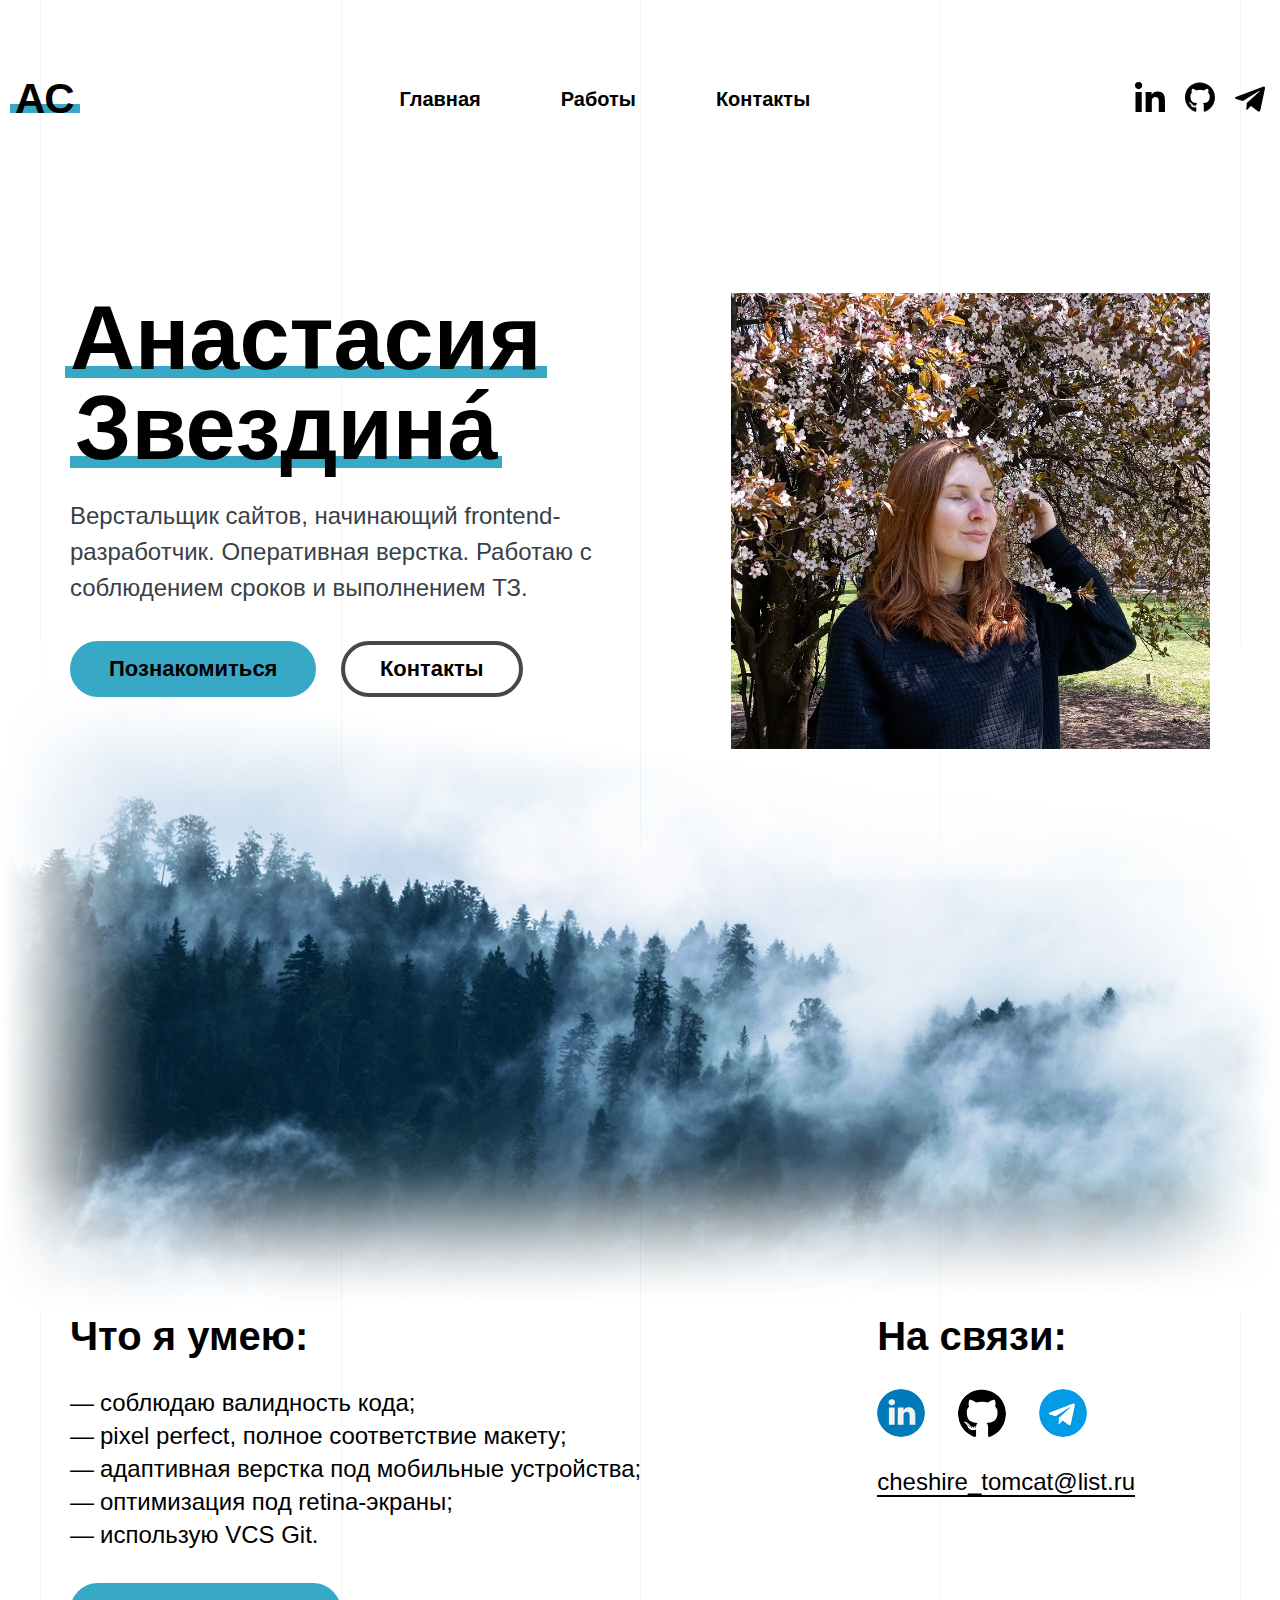
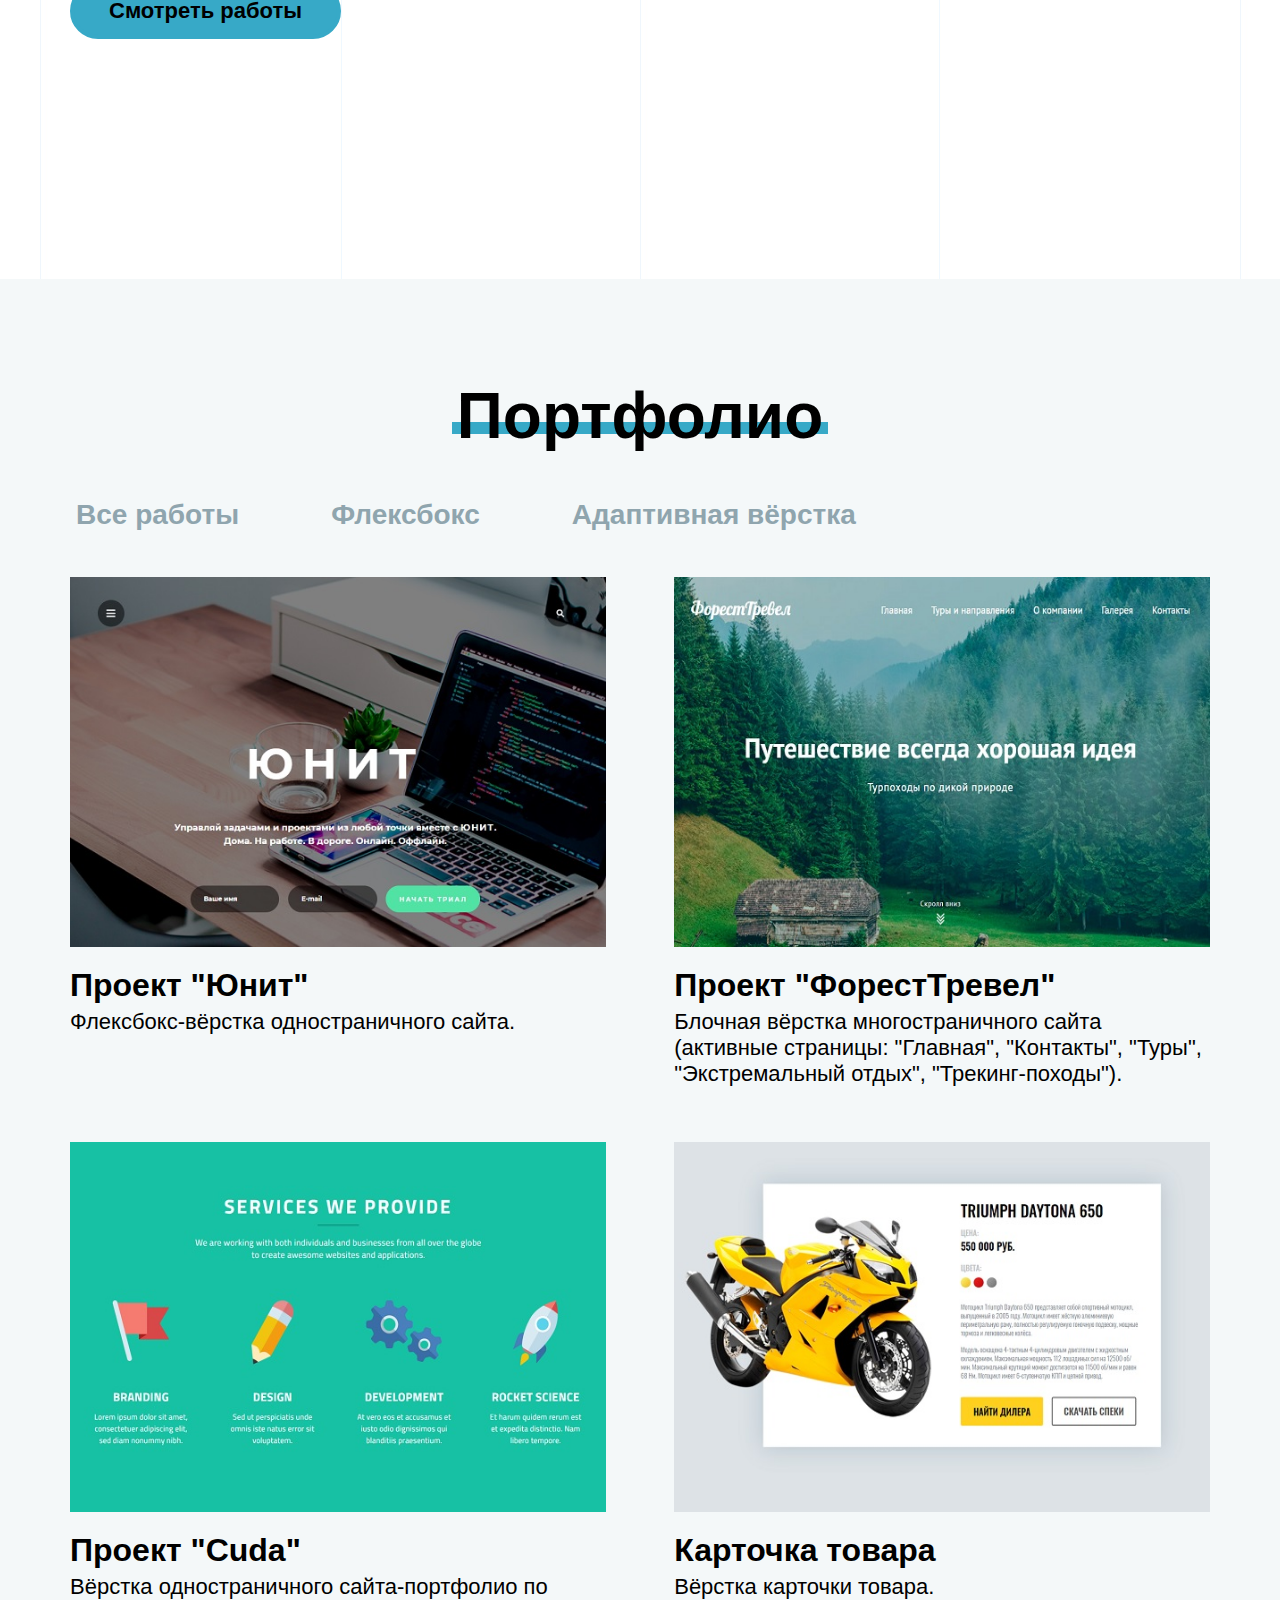
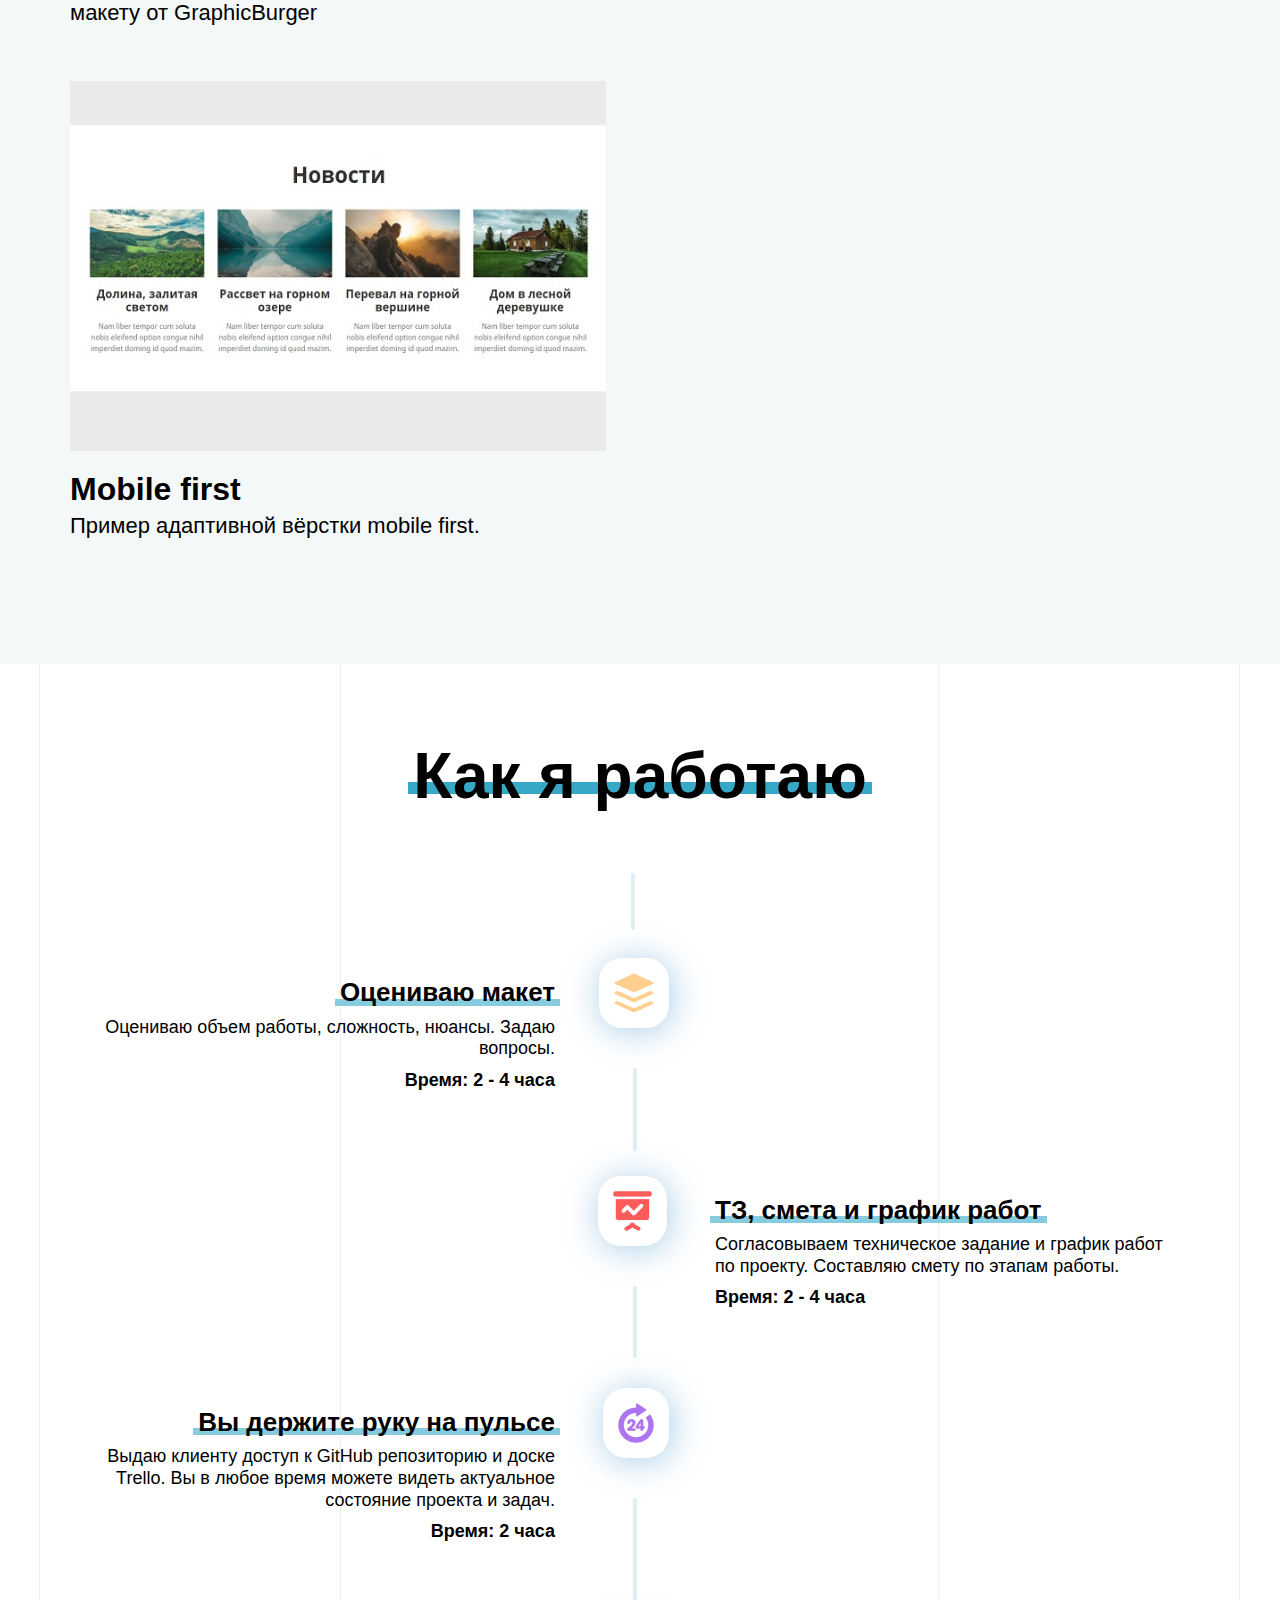
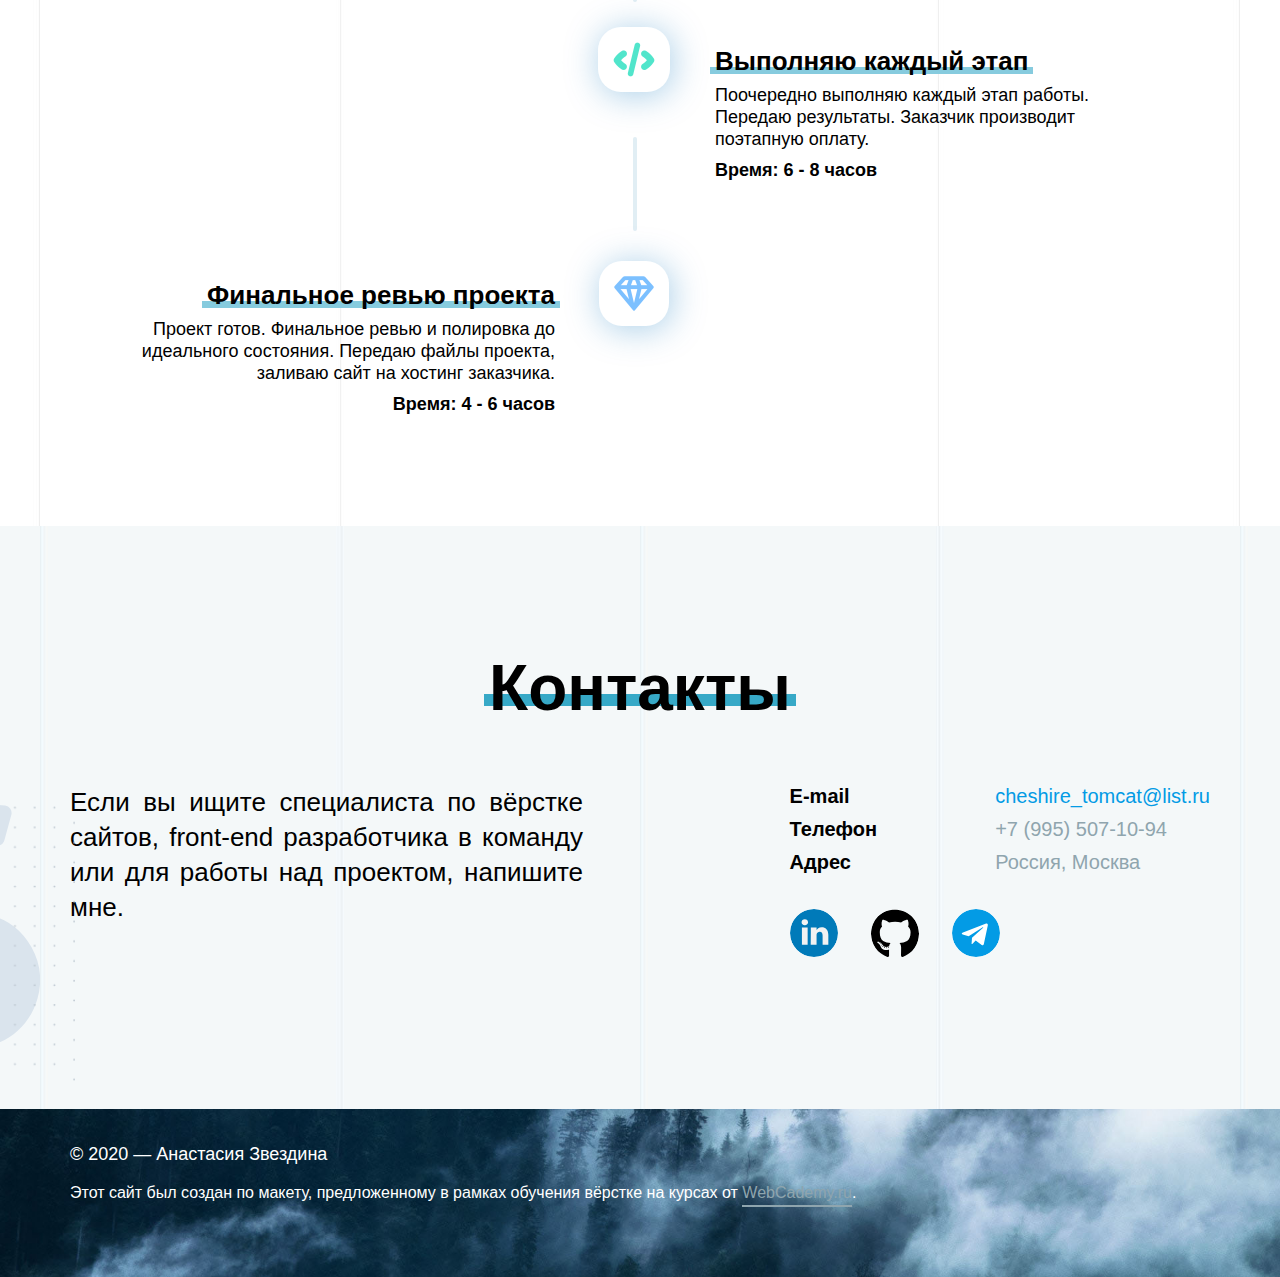
<file: docs/index.html>
<!DOCTYPE html>
<html lang="ru">
<head>
	<meta charset="UTF-8">
	<meta name="viewport" content="width=device-width, initial-scale=1.0">
	<title>Портфолио</title>
	<link rel="preconnect" href="https://fonts.gstatic.com">
	<link href="https://fonts.googleapis.com/css2?family=M+PLUS+1p:wght@100;300;400;500;700;800;900&family=Roboto:wght@100;300;400;500;700;900&display=swap" rel="stylesheet">
	<link rel="stylesheet" href="./css/main.css">
</head>

<body data-element="no-scroll">

	<!-- overlay -->
	<div class="overlay" data-element="overlay"></div>
	<!-- //overlay -->

	<!-- mobile-menu -->
	<div class="mobile-menu" data-element="toggle-nav">
		<div class="mobile-menu__logo">
			<a href="./index.html" class="logo">АС</a>
		</div>

		<div class="mobile-menu__info">
			<nav class="navigation-menu">
				<a href="#timeline" class="navigation-menu__link">Услуги</a>
				<a href="#portfolio" class="navigation-menu__link">Работы</a>
				<a href="#contacts" class="navigation-menu__link">Контакты</a>
			</nav>

			<div class="socials-list">
				<a href="https://github.com/iva-okkervil" class="socials-link">
					<img src="./images/icons/github.svg" alt="Github">
				</a>
				<a href="https://t.me/i_okkervil" class="socials-link">
					<img src="./images/icons/telegram-colored.svg" alt="Telegram">
				</a>
				<a href="https://www.linkedin.com/in/anastasia-zvezdina-3a35b6200/" class="socials-link">
					<img src="./images/icons/linkedin-colored.svg" alt="LinkedIn">
				</a>
			</div>

			<a href="mailto:cheshire_tomcat@list.ru" class="section-link">cheshire_tomcat@list.ru</a>
		</div>
	</div>
	<!-- // mobile-menu -->

	<!-- HEADER -->
	<header id="header">

		<!-- header__navigation -->
		<div class="header__navigation">

			<div class="header__logo">
				<a href="./index.html" class="logo">АС</a>
			</div>

			<nav class="navigation-menu">
				<a href="./index.html" class="navigation-menu__link">Главная</a>
				<a href="#portfolio" class="navigation-menu__link">Работы</a>
				<a href="#contacts" class="navigation-menu__link">Контакты</a>
			</nav>

			<div class="header__socials">
				<a href="https://www.linkedin.com/in/anastasia-zvezdina-3a35b6200/" class="header__socials-link">
					<svg aria-hidden="true" focusable="false" data-prefix="fab" data-icon="linkedin-in" class="svg-inline--fa fa-linkedin-in fa-w-14" role="img" xmlns="http://www.w3.org/2000/svg" viewBox="0 0 448 512"><path fill="currentColor" d="M100.28 448H7.4V148.9h92.88zM53.79 108.1C24.09 108.1 0 83.5 0 53.8a53.79 53.79 0 0 1 107.58 0c0 29.7-24.1 54.3-53.79 54.3zM447.9 448h-92.68V302.4c0-34.7-.7-79.2-48.29-79.2-48.29 0-55.69 37.7-55.69 76.7V448h-92.78V148.9h89.08v40.8h1.3c12.4-23.5 42.69-48.3 87.88-48.3 94 0 111.28 61.9 111.28 142.3V448z"></path></svg>
				</a>
				<a href="https://github.com/iva-okkervil" class="header__socials-link">
					<svg aria-hidden="true" focusable="false" data-prefix="fab" data-icon="github" class="svg-inline--fa fa-github fa-w-16" role="img" xmlns="http://www.w3.org/2000/svg" viewBox="0 0 496 512"><path fill="currentColor" d="M165.9 397.4c0 2-2.3 3.6-5.2 3.6-3.3.3-5.6-1.3-5.6-3.6 0-2 2.3-3.6 5.2-3.6 3-.3 5.6 1.3 5.6 3.6zm-31.1-4.5c-.7 2 1.3 4.3 4.3 4.9 2.6 1 5.6 0 6.2-2s-1.3-4.3-4.3-5.2c-2.6-.7-5.5.3-6.2 2.3zm44.2-1.7c-2.9.7-4.9 2.6-4.6 4.9.3 2 2.9 3.3 5.9 2.6 2.9-.7 4.9-2.6 4.6-4.6-.3-1.9-3-3.2-5.9-2.9zM244.8 8C106.1 8 0 113.3 0 252c0 110.9 69.8 205.8 169.5 239.2 12.8 2.3 17.3-5.6 17.3-12.1 0-6.2-.3-40.4-.3-61.4 0 0-70 15-84.7-29.8 0 0-11.4-29.1-27.8-36.6 0 0-22.9-15.7 1.6-15.4 0 0 24.9 2 38.6 25.8 21.9 38.6 58.6 27.5 72.9 20.9 2.3-16 8.8-27.1 16-33.7-55.9-6.2-112.3-14.3-112.3-110.5 0-27.5 7.6-41.3 23.6-58.9-2.6-6.5-11.1-33.3 2.6-67.9 20.9-6.5 69 27 69 27 20-5.6 41.5-8.5 62.8-8.5s42.8 2.9 62.8 8.5c0 0 48.1-33.6 69-27 13.7 34.7 5.2 61.4 2.6 67.9 16 17.7 25.8 31.5 25.8 58.9 0 96.5-58.9 104.2-114.8 110.5 9.2 7.9 17 22.9 17 46.4 0 33.7-.3 75.4-.3 83.6 0 6.5 4.6 14.4 17.3 12.1C428.2 457.8 496 362.9 496 252 496 113.3 383.5 8 244.8 8zM97.2 352.9c-1.3 1-1 3.3.7 5.2 1.6 1.6 3.9 2.3 5.2 1 1.3-1 1-3.3-.7-5.2-1.6-1.6-3.9-2.3-5.2-1zm-10.8-8.1c-.7 1.3.3 2.9 2.3 3.9 1.6 1 3.6.7 4.3-.7.7-1.3-.3-2.9-2.3-3.9-2-.6-3.6-.3-4.3.7zm32.4 35.6c-1.6 1.3-1 4.3 1.3 6.2 2.3 2.3 5.2 2.6 6.5 1 1.3-1.3.7-4.3-1.3-6.2-2.2-2.3-5.2-2.6-6.5-1zm-11.4-14.7c-1.6 1-1.6 3.6 0 5.9 1.6 2.3 4.3 3.3 5.6 2.3 1.6-1.3 1.6-3.9 0-6.2-1.4-2.3-4-3.3-5.6-2z"></path></svg>
				</a>
				<a href="https://t.me/i_okkervil" class="header__socials-link tg-link">
					<svg id="Bold" enable-background="new 0 0 24 24" height="512" viewBox="0 0 24 24" width="512" xmlns="http://www.w3.org/2000/svg"><path fill="currentColor" d="m9.417 15.181-.397 5.584c.568 0 .814-.244 1.109-.537l2.663-2.545 5.518 4.041c1.012.564 1.725.267 1.998-.931l3.622-16.972.001-.001c.321-1.496-.541-2.081-1.527-1.714l-21.29 8.151c-1.453.564-1.431 1.374-.247 1.741l5.443 1.693 12.643-7.911c.595-.394 1.136-.176.691.218z"/></svg>
				</a>
			</div>

			<div class="toggle-menu" data-behaviour="toggle-menu-icon">
				<span class="toggle-menu__bar"></span>
			</div>

		</div>
		<!-- // header__navigation -->

		<!-- container -->
		<div class="container">
			<!-- header__content -->
			<div class="header__content-bio">

				<div class="header__image">
					<img src="./images/header/portrait.jpg" alt="Верстальщик сайтов">
				</div>

				<div class="header__description">
					<h1 class="name-title">
						<span class="underline">Анастасия</span><span class="underline accent">Звездина</span>
					</h1>
					<div class="content-text">
						<p>Верстальщик сайтов, начинающий frontend-разработчик. Оперативная верстка. Работаю с соблюдением сроков и выполнением ТЗ.</p>
					</div>

					<div class="header__buttons">
						<a href="#skills" class="button">Познакомиться</a>
						<a href="#contacts" class="button button-white">Контакты</a>
					</div>
				</div>

			</div>
			<!-- // header__content -->
		</div>
		<!-- // container -->

		<!-- header__background -->
		<div class="header__background">
			<img src="./images/bg-img-2.png" alt="Вёрстка сайтов">
		</div>
		<!-- // header__background -->

		<!-- header__wrapper (id) -->
		<div class="header__wrapper" id="skills">
			<!-- container -->
			<div class="container">
				<!-- header__content -->
				<div class="header__content-skills">

					<div class="header__skills">
						<h3 class="title-medium">Что я умею:</h3>
						<ul class="skills-list">
							<li>соблюдаю валидность кода;</li>
							<li>pixel perfect, полное соответствие макету;</li>
							<li>адаптивная верстка под мобильные устройства;</li>
							<li>оптимизация под retina-экраны;</li>
							<li>использую VCS Git.</li>
						</ul>

						<div class="header__buttons">
							<a href="#portfolio" class="button">Смотреть работы</a>
						</div>
					</div>

					<div class="header__contacts">
						<h3 class="title-medium">На связи:</h3>
						<div class="socials-list">
							<a href="https://www.linkedin.com/in/anastasia-zvezdina-3a35b6200/" class="socials-link">
								<img src="./images/icons/linkedin-colored.svg" alt="LinkedIn">
							</a>
							<a href="https://github.com/iva-okkervil" class="socials-link">
								<img src="./images/icons/github.svg" alt="Github">
							</a>
							<a href="https://t.me/i_okkervil" class="socials-link">
								<img src="./images/icons/telegram-colored.svg" alt="Telegram">
							</a>
						</div>

						<a href="mailto:cheshire_tomcat@list.ru" class="section-link">cheshire_tomcat@list.ru</a>

					</div>

				</div>
				<!-- // header__content -->
			</div>
			<!-- // container -->
		</div>
		<!-- // header__wrapper (id) -->

	</header>
	<!-- // HEADER -->

	<!-- PORTFOLIO -->
	<section class="portfolio" id="portfolio">
		<!-- container -->
		<div class="container">
			
			<div class="portfolio__title">
				<h2 class="section-title section-underline">Портфолио</h2>
			</div>			

			<!-- portfolio__content -->
			<div class="portfolio__content">
				<!-- portfolio__filter -->
				<div class="portfolio__filter">
					<button type="button" class="portfolio__filter-item" data-filter="all">Все работы</button>
					<button type="button" class="portfolio__filter-item" data-filter=".flexbox">Флексбокс</button>
					<button type="button" class="portfolio__filter-item" data-filter=".adaptive">Адаптивная вёрстка</button>
				</div>
				<!-- // portfolio__filter -->

				<!-- row -->
				<div class="row" id="portfolio__works">

					<a href="./projects/unit/index.html" class="portfolio__card mix flexbox">
						<div class="portfolio__card-image">
							<img src="./images/portfolio/unit.jpg" alt="Юнит">
						</div>	
						<div class="portfolio__card-text">
							<h3 class="portfolio__card-title">Проект "Юнит"</h3>
							<div class="portfolio__card-description">
								<p>Флексбокс-вёрстка одностраничного сайта.</p>
							</div>
						</div>	
					</a>

					<a href="projects/forest-travel/index.html" class="portfolio__card mix">
						<div class="portfolio__card-image">
							<img src="./images/portfolio/forest-travel.jpg" alt="ФорестТревел">
						</div>
						<div class="portfolio__card-text">						
							<h3 class="portfolio__card-title">Проект "ФорестТревел"</h3>
							<div class="portfolio__card-description">
								<p>Блочная вёрстка многостраничного сайта (активные страницы: "Главная", "Контакты", "Туры", "Экстремальный отдых", "Трекинг-походы").</p>
							</div>
						</div>
					</a>

					<a href="projects/cuda/index.html" class="portfolio__card mix flexbox">
						<div class="portfolio__card-image">
							<img src="./images/portfolio/cuda.jpg" alt="Карточка товара">
						</div>	
						<div class="portfolio__card-text">					
							<h3 class="portfolio__card-title">Проект "Cuda"</h3>
							<div class="portfolio__card-description">
								<p>Вёрстка одностраничного сайта-портфолио по макету от GraphicBurger</p>
							</div>
						</div>
					</a>

					<a href="projects/motobike-card/index.html" class="portfolio__card mix">
						<div class="portfolio__card-image">
							<img src="./images/portfolio/card-2.jpg" alt="Карточка товара">
						</div>	
						<div class="portfolio__card-text">					
							<h3 class="portfolio__card-title">Карточка товара</h3>
							<div class="portfolio__card-description">
								<p>Вёрстка карточки товара.</p>
							</div>
						</div>
					</a>

					<a href="projects/adaptive_desktop_first/index.html" class="portfolio__card mix adaptive">
						<div class="portfolio__card-image">
							<img src="./images/portfolio/adaptive.jpg" alt="Адаптивная вёрстка">
						</div>		
						<div class="portfolio__card-text">				
							<h3 class="portfolio__card-title">Mobile first</h3>
							<div class="portfolio__card-description">
								<p>Пример адаптивной вёрстки mobile first.</p>
							</div>
						</div>
					</a>

				</div>
				<!-- // row -->
			</div>
			<!-- // portfolio__content -->
		</div>
		<!-- // container -->
	</section>
	<!-- // PORTFOLIO -->

	<!-- TIMELINE -->
	<section class="timeline" id="timeline">
		<!-- container -->
		<div class="container">

			<div class="timeline__title">
				<h2 class="section-title section-underline">Как я работаю</h2>
			</div>
			
			<!-- timeline__content -->
			<div class="timeline__content">
				
				<!-- timeline__step 1 -->				
				<div class="timeline__step">
					<div class="step-description">
						<h3 class="step-title underline-small">Оцениваю макет</h3>
						<div class="step-description-text">
							<p>Оцениваю объем работы, сложность, нюансы. Задаю вопросы.</p>							
						</div>	
						<div class="step-time">
							<p>Время: 2 - 4 часа</p>
						</div>						
					</div>
					<div class="step-image">
						<img src="./images/timeline/layers.png" alt="Оцениваю макет">
					</div>
				</div>
				<!-- // timeline__step 1 -->


				<!-- timeline__step 2 -->
				<div class="timeline__step">
					<div class="step-description">
						<h3 class="step-title underline-small">ТЗ, смета и график работ</h3>
						<div class="step-description-text">
							<p>Согласовываем техническое задание и график работ по проекту. Составляю смету по этапам работы.</p>
						</div>	
						<div class="step-time">
							<p>Время: 2 - 4 часа</p>
						</div>							
					</div>
					<div class="step-image">
						<img src="./images/timeline/presentation.png" alt="ТЗ, смета и график работ">
					</div>
				</div>
				<!-- // timeline__step 2 -->

				<!-- timeline__step 3 -->
				<div class="timeline__step">
					<div class="step-description">
						<h3 class="step-title underline-small">Вы держите руку на пульсе</h3>
						<div class="step-description-text">
							<p>Выдаю клиенту доступ к GitHub репозиторию и доске Trello. Вы в любое время можете видеть актуальное состояние проекта и задач.</p>
						</div>	
						<div class="step-time">
							<p>Время: 2 часа</p>
						</div>							
					</div>
					<div class="step-image">
						<img src="./images/timeline/time.png" alt="Вы держите руку на пульсе">
					</div>
				</div>
				<!-- // timeline__step 3 -->

				<!-- timeline__step 4 -->
				<div class="timeline__step">
					<div class="step-description">
						<h3 class="step-title underline-small">Выполняю каждый этап</h3>
						<div class="step-description-text">
							<p>Поочередно выполняю каждый этап работы. Передаю результаты. Заказчик производит поэтапную оплату.</p>							
						</div>	
						<div class="step-time">
							<p>Время: 6 - 8 часов</p>
						</div>							
					</div>
					<div class="step-image">
						<img src="./images/timeline/code.png" alt="Выполняю каждый этап">
					</div>
				</div>
				<!-- // timeline__step 4 -->

				<!-- timeline__step 5 -->
				<div class="timeline__step">
					<div class="step-description">
						<h3 class="step-title underline-small">Финальное ревью проекта</h3>
						<div class="step-description-text">
							<p>Проект готов. Финальное ревью и полировка до идеального состояния. Передаю файлы проекта, заливаю сайт на хостинг заказчика.</p>
						</div>	
						<div class="step-time">
							<p>Время: 4 - 6 часов</p>
						</div>					
					</div>
					<div class="step-image">
						<img src="./images/timeline/diamond.png" alt="Финальное ревью проекта">
					</div>
				</div>
				<!-- // timeline__step 5 -->

			</div>
			<!-- // timeline__content -->

		</div>
		<!-- // container -->
	</section>
	<!-- // TIMELINE -->

	<!-- CONTACTS -->
	<section class="contacts" id="contacts">
		<!-- container -->
		<div class="container">
			
			<div class="contacts__title">
				<h2 class="section-title section-underline">Контакты</h2>
			</div>

			<!-- contacts__content -->
			<div class="contacts__content">				
				<!-- contacts__info -->
				<div class="contacts__info">
					<p>Если вы ищите специалиста по вёрстке сайтов, front-end разработчика в команду или для работы над проектом,  напишите мне.</p>
				</div>
				<!-- // contacts__info -->

				<!-- contacts__links -->
				<div class="contacts__links">
					
					<div class="contacts__links-list">
						<a href="mailto:cheshire_tomcat@list.ru" class="contacts__links-list-item">
							<span class="item-type">E-mail</span>
							<span class="item-link">cheshire_tomcat@list.ru</span>
						</a>
						<a href="tel:+79955071094" class="contacts__links-list-item">
							<span class="item-type">Телефон</span>
							<span class="item-text">+7 (995) 507-10-94</span>
						</a>
						<a href="https://yandex.ru/maps/213/moscow/" target="_blank" class="contacts__links-list-item">
							<span class="item-type">Адрес</span>
							<span class="item-text">Россия, Москва</span>
						</a>
					</div>

					<div class="contacts__socials-links">
						<div class="socials-list">
							<a href="https://www.linkedin.com/in/anastasia-zvezdina-3a35b6200/" class="socials-link">
								<img src="./images/icons/linkedin-colored.svg" alt="LinkedIn">
							</a>
							<a href="https://github.com/iva-okkervil" class="socials-link">
								<img src="./images/icons/github.svg" alt="Github">
							</a>
							<a href="https://t.me/i_okkervil" class="socials-link">
								<img src="./images/icons/telegram-colored.svg" alt="Telegram">
							</a>
						</div>
					</div>
					
				</div>
				<!-- // contacts__links -->			
			</div>
			<!-- // contacts__content -->
		</div>
		<!-- // container -->
	</section>
	<!-- // CONTACTS -->

	<!-- FOOTER -->
	<footer>
		<!-- container -->
		<div class="container">

			<!-- footer__content -->
			<div class="footer__content">

				<div class="footer__title">
					<h4>&copy; <time datetime="2020">2020</time> &mdash; Анастасия Звездина</h4>
				</div>

				<div class="footer__info">
					<p>Этот сайт был создан по макету, предложенному в рамках обучения вёрстке на курсах от <a href="https://webcademy.ru/" class="footer__link" target="_blank">WebCademy.ru</a>.</p>
				</div>

			</div>
			<!-- // footer__content -->

		</div>
		<!-- // container -->
	</footer>
	<!-- // FOOTER -->

	<!-- backtop -->
	<a href="#header" id="backtop">
		<svg aria-hidden="true" focusable="false" data-prefix="fas" data-icon="chevron-circle-up" class="svg-inline--fa fa-chevron-circle-up fa-w-16" role="img" xmlns="http://www.w3.org/2000/svg" viewBox="0 0 512 512"><path fill="currentColor" d="M8 256C8 119 119 8 256 8s248 111 248 248-111 248-248 248S8 393 8 256zm231-113.9L103.5 277.6c-9.4 9.4-9.4 24.6 0 33.9l17 17c9.4 9.4 24.6 9.4 33.9 0L256 226.9l101.6 101.6c9.4 9.4 24.6 9.4 33.9 0l17-17c9.4-9.4 9.4-24.6 0-33.9L273 142.1c-9.4-9.4-24.6-9.4-34 0z"></path></svg>
	</a>
	<!-- // backtop -->

	<!-- LIBS -->
	<script src="./libs/jquery/jquery-3.0.0.min.js"></script>
	<script src="./libs/mixitup3/mixitup.min.js"></script>
	<script src="./js/main.js"></script>

</body>
</html>
</file>
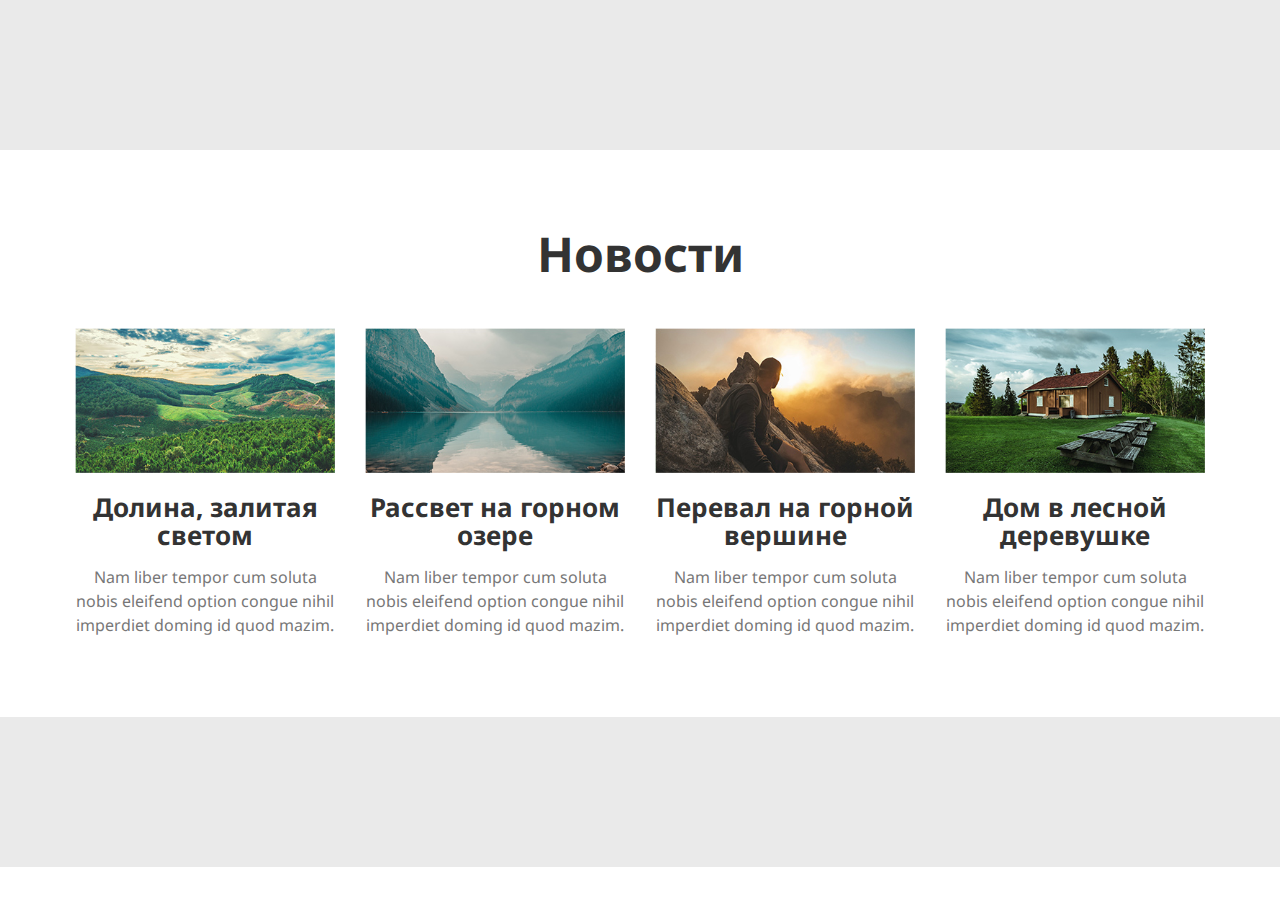
<file: docs/projects/adaptive_desktop_first/index.html>
<!DOCTYPE html>
<html lang="ru">
<head>
	<meta charset="UTF-8">
	<meta name="viewport" content="width=device-width, initial-scale=1, shrink-to-fit=no">
	<title>Новости</title>
	<link rel="preconnect" href="https://fonts.gstatic.com">
	<link href="https://fonts.googleapis.com/css2?family=Noto+Sans:wght@400;700&display=swap" rel="stylesheet">
	<link rel="stylesheet" href="./css/main.css">
	<link rel="stylesheet" href="./css/media.css">
</head>

<body>

	<section></section>

	<main>
		<!-- container -->
		<div class="container">
			<h1 class="title">Новости</h1>

			<!-- row -->
			<div class="row">
				
				<div class="news-column">
					<div class="news-img">
						<img src="./images/01.jpg" alt="Долина">
					</div>
					<h2 class="news-title">Долина, залитая светом</h2>
					<p>Nam liber tempor cum soluta nobis eleifend option congue nihil imperdiet doming id quod mazim. </p>
				</div>

				<div class="news-column">
					<div class="news-img">
						<img src="./images/02.jpg" alt="Рассвет">
					</div>
					<h2 class="news-title">Рассвет на горном озере</h2>
					<p>Nam liber tempor cum soluta nobis eleifend option congue nihil imperdiet doming id quod mazim. </p>
				</div>

				<div class="news-column">
					<div class="news-img">
						<img src="./images/03.jpg" alt="Перевал">
					</div>	
					<h2 class="news-title">Перевал на горной вершине</h2>	
					<p>Nam liber tempor cum soluta nobis eleifend option congue nihil imperdiet doming id quod mazim. </p>
				</div>

				<div class="news-column">
					<div class="news-img">
						<img src="./images/04.jpg" alt="Дом">
					</div>
					<h2 class="news-title">Дом в лесной деревушке</h2>
					<p>Nam liber tempor cum soluta nobis eleifend option congue nihil imperdiet doming id quod mazim. </p>
				</div>

			</div>
			<!-- // row -->

		</div>
		<!-- // container -->
	</main>	

	<section></section>	
	
</body>
</html>
</file>
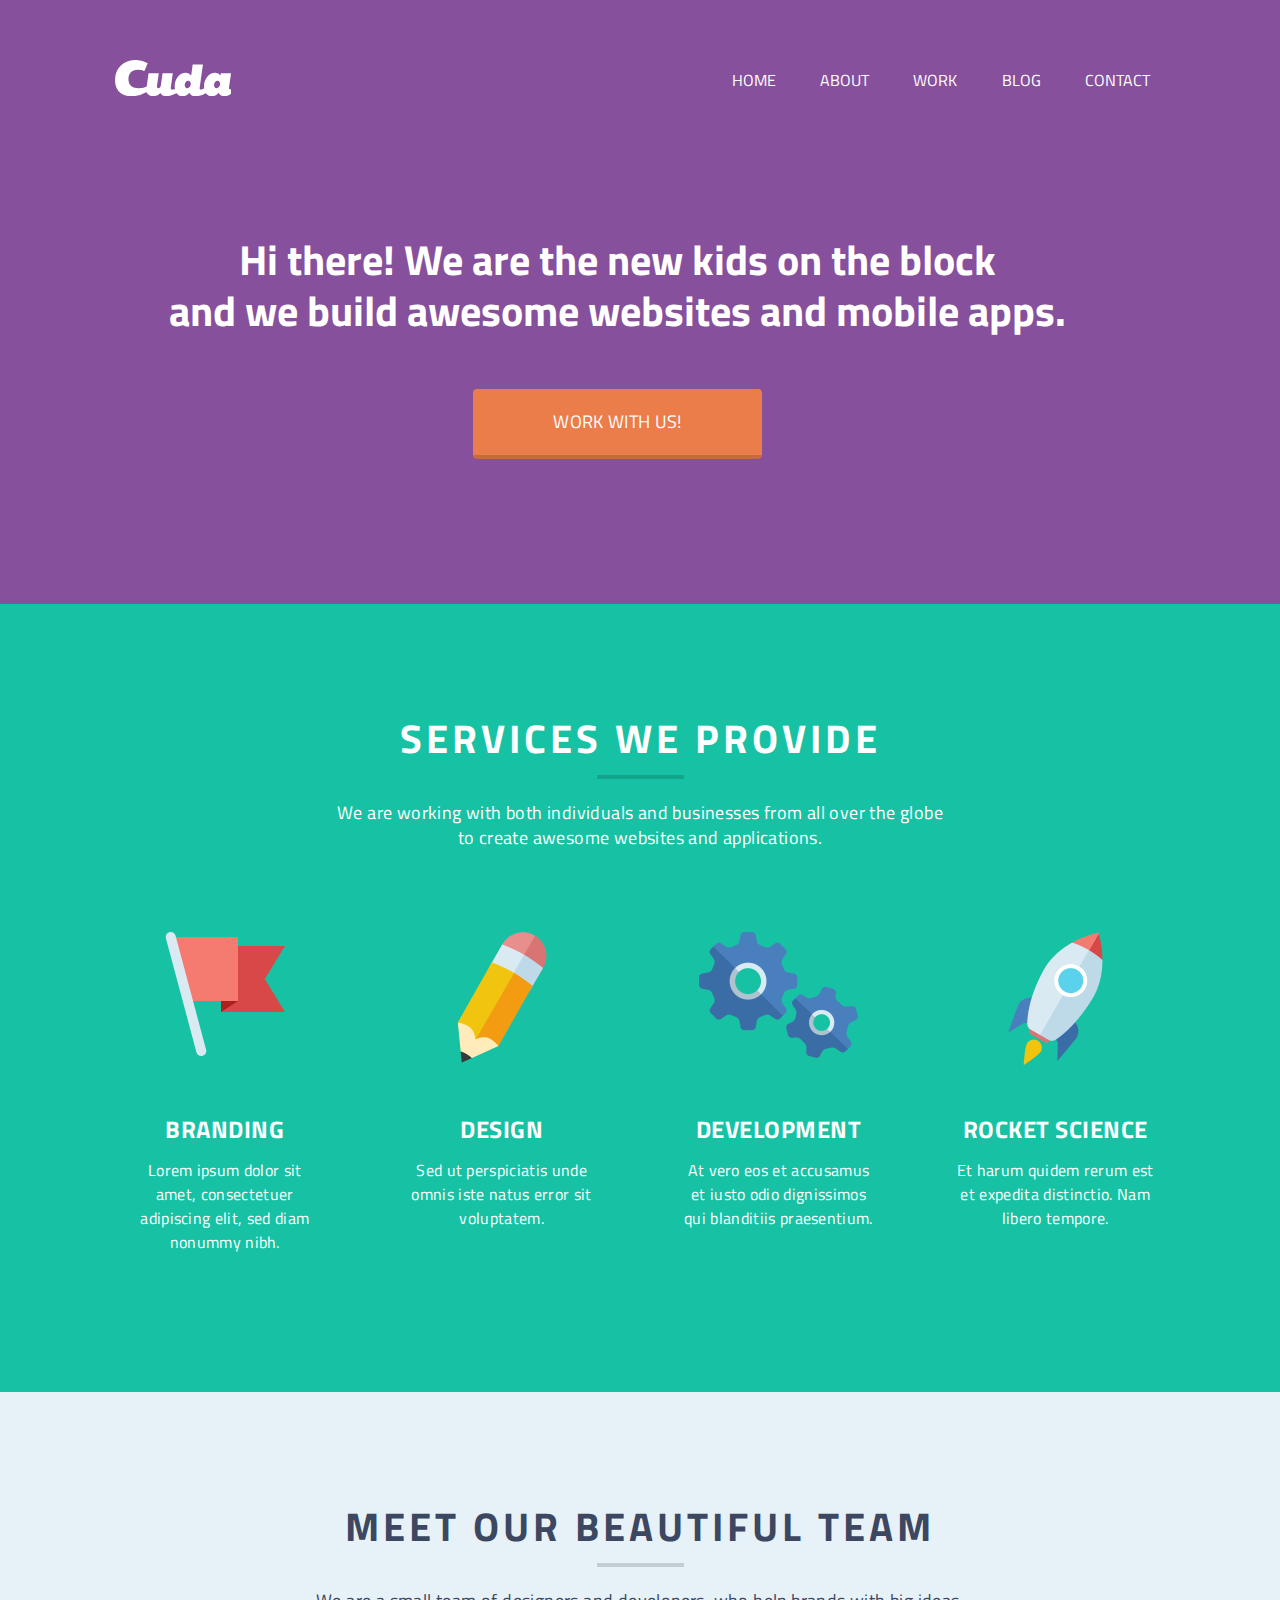
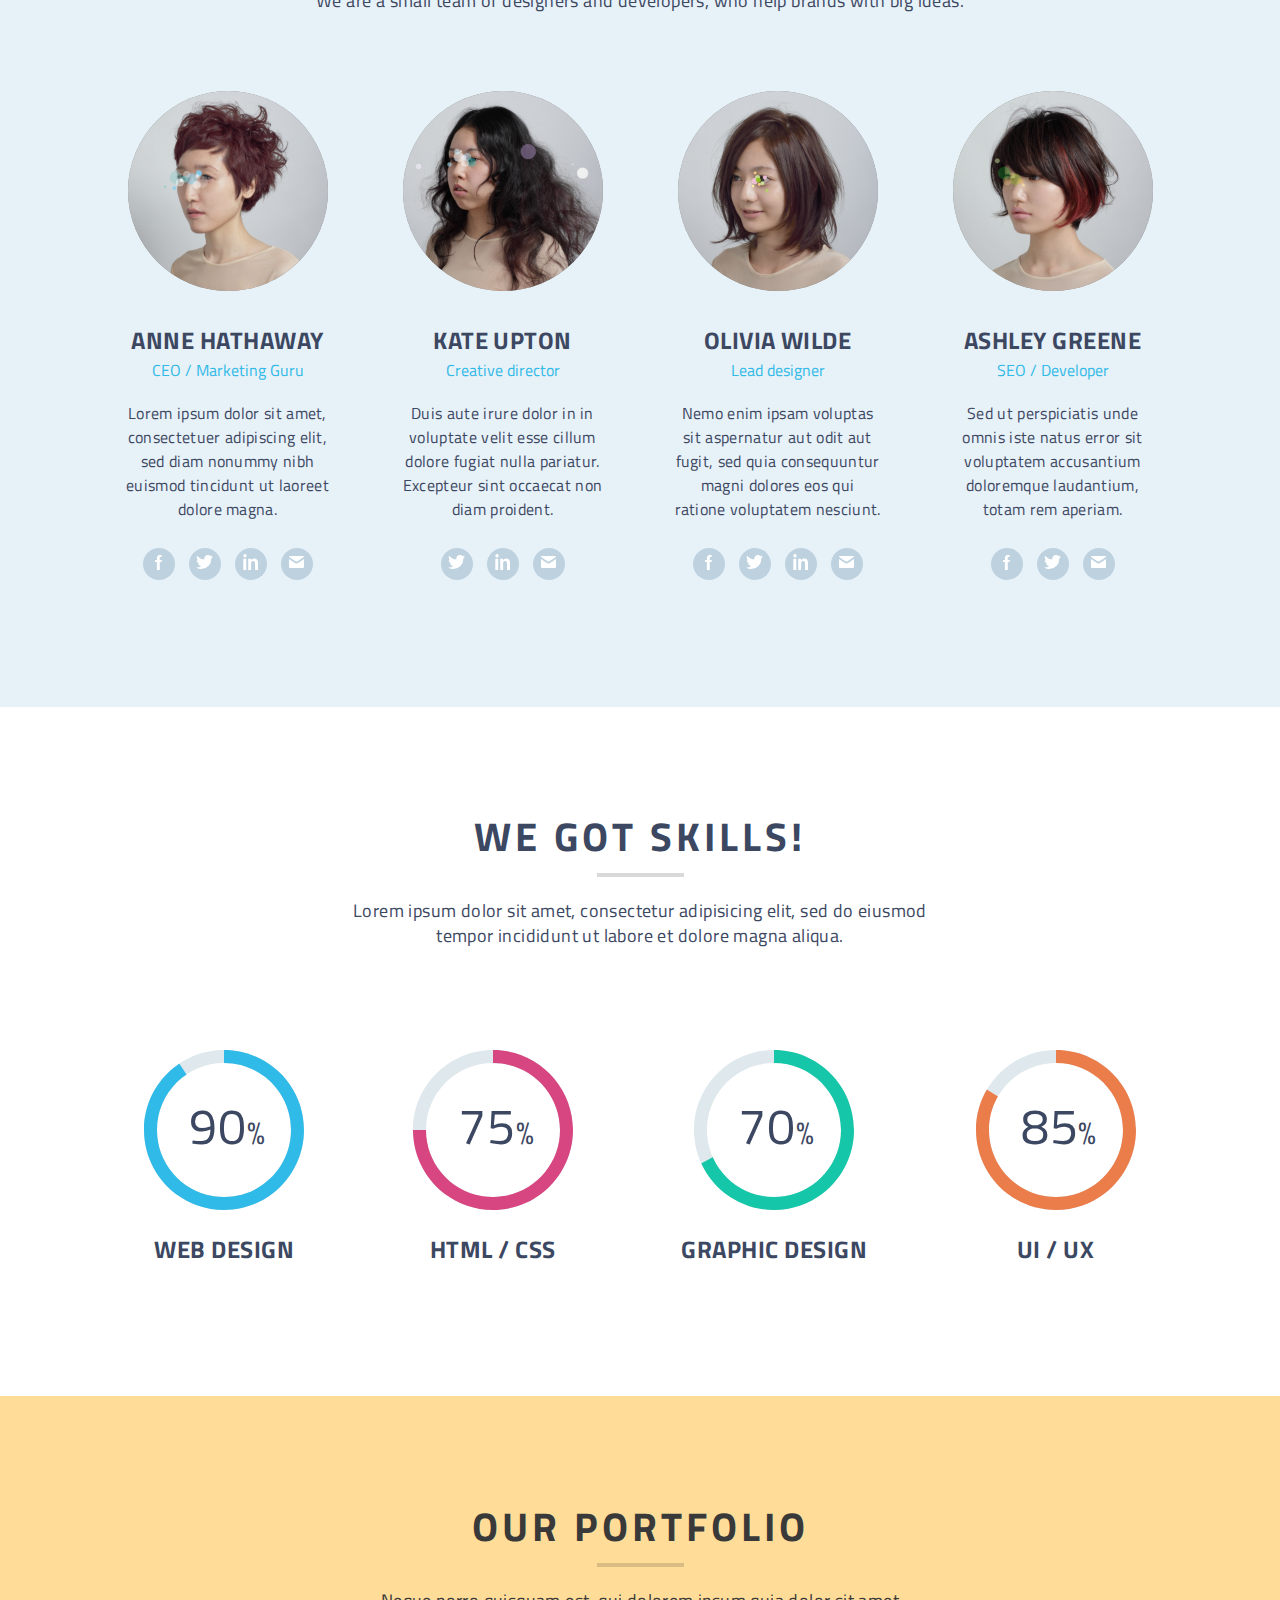
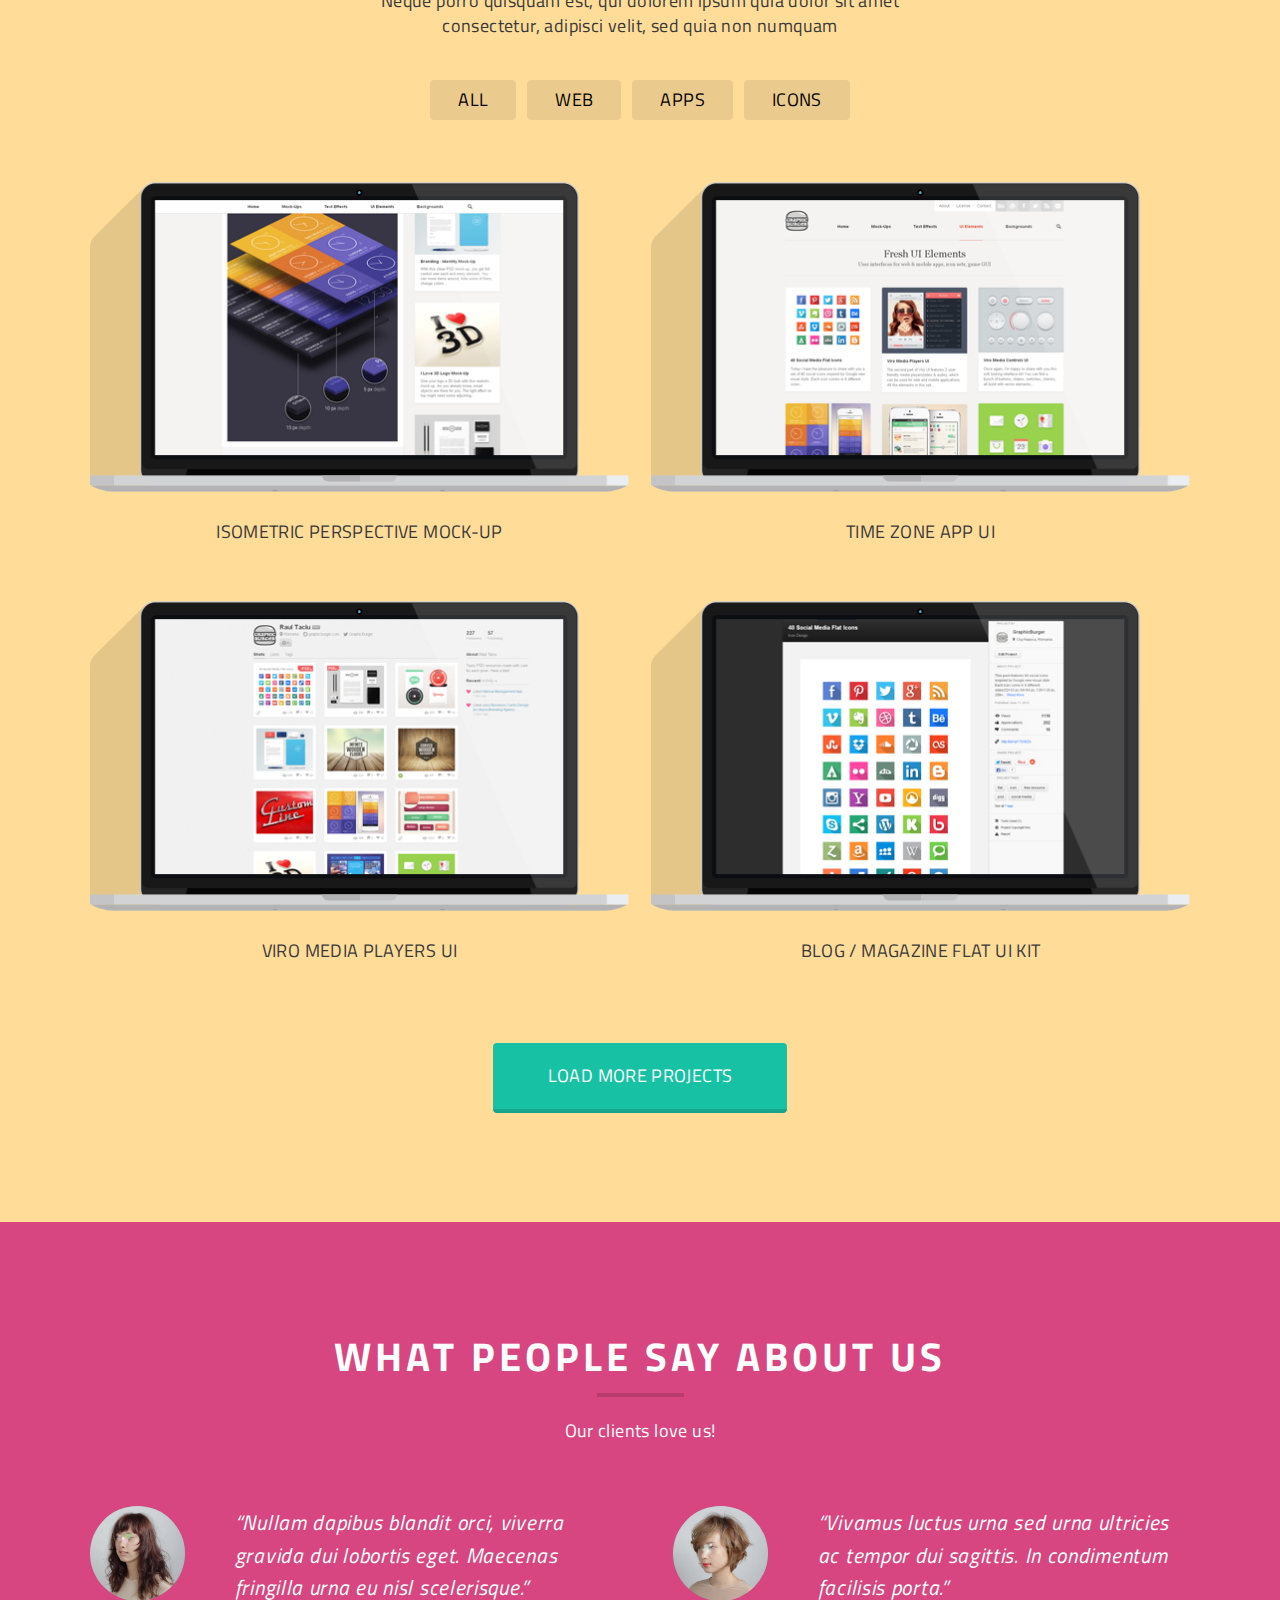
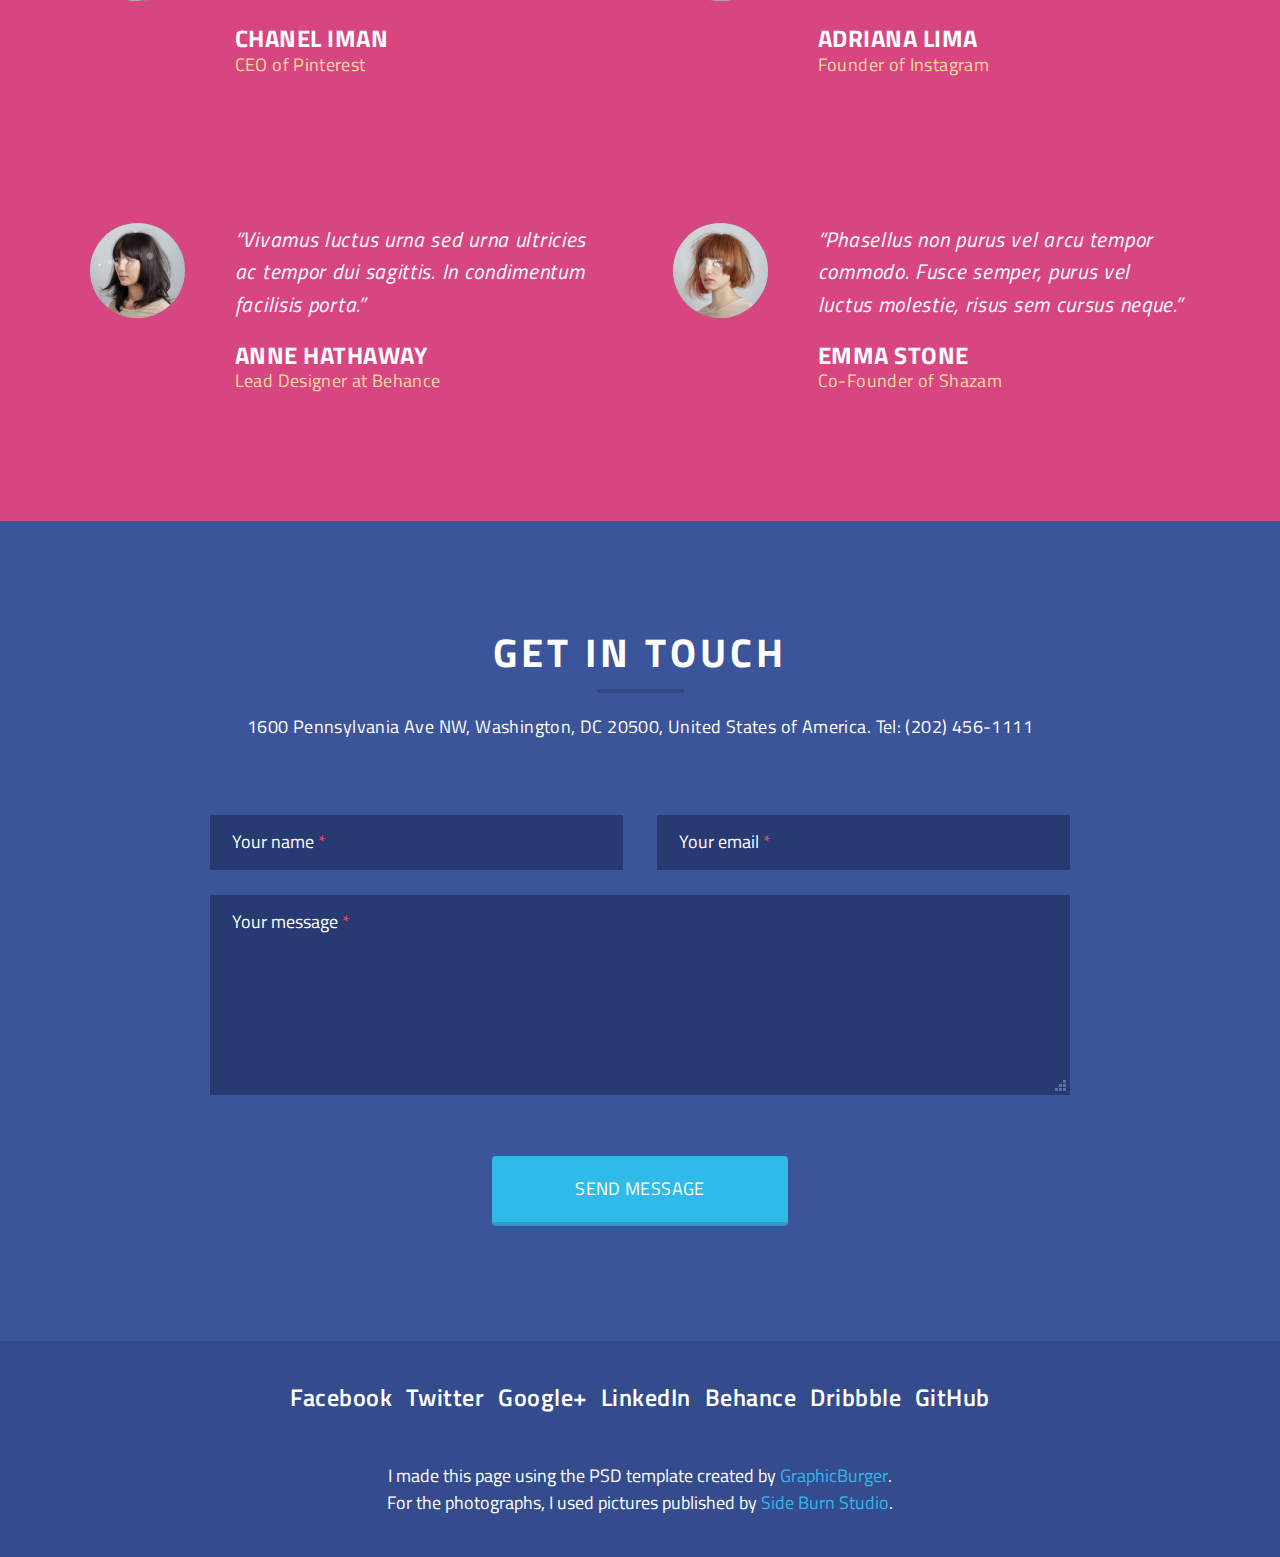
<file: docs/projects/cuda/index.html>
<!DOCTYPE html>
<html lang="en">
<head>
	<meta charset="UTF-8">
	<meta name="viewport" content="width=device-width, initial-scale=1.0">
	<title>Cuda</title>
	<link rel="preconnect" href="https://fonts.gstatic.com">
	<link href="https://fonts.googleapis.com/css2?family=Titillium+Web:ital,wght@0,400;0,600;0,700;1,400&display=swap" rel="stylesheet">
	<link rel="stylesheet" href="./css/main.css">
</head>

<body>
	
	<!-- header -->
	<header>
		<!-- container -->
		<div class="container">

			<div class="header__navigation">
				<a href="./index.html" class="logo">
					<svg xmlns="http://www.w3.org/2000/svg" width="116.406" height="36.281" viewBox="0 0 116.406 36.281">
						<path id="logo" class="cls-1" d="M34.341,26.381l-1.147,6.087a32.649,32.649,0,0,1-15.432,4.52C7.724,37.324.983,31.4,0.983,21.042c0-12.115,8.326-20.469,20.7-20.333A22.4,22.4,0,0,1,33.724,4.017l-3.352,7.631a17.8,17.8,0,0,0-6.7-1.235c-6.109,0-9.092,3.965-9.262,9.087-0.176,5.293,3.095,8.8,7.94,9.263A20.3,20.3,0,0,0,34.341,26.381Zm22.45,1.884c-0.254,1.821.421,2.946,4.655,1.093l1.522,4.5c-5.293,2.492-8.506,3.131-10.623,3.131-3.218,0-5.124-1.313-5.844-3.218a10.81,10.81,0,0,1-7.58,3.218c-4.489,0-7.2-3.3-6.564-7.749l2.16-15.245H44.765L42.944,26.825A1.687,1.687,0,0,0,44.553,28.9a2.379,2.379,0,0,0,2.16-2.075l1.821-12.831H58.781ZM77.158,16.2L78.682,5.144H88.93l-3.26,23.29c-0.211,1.651.544,2.887,4.779,0.594l1.676,4.764a21.572,21.572,0,0,1-10.9,3.2c-3.133-.042-5.124-1.44-5.8-3.515a8.986,8.986,0,0,1-7.241,3.515c-4.743,0-7.5-4.4-7.5-9.909,0-7.749,4.954-13.635,11.137-13.635A6.189,6.189,0,0,1,77.158,16.2Zm-0.381,8.385c0-1.779-.974-3.176-2.5-3.176-1.99,0-3.557,2.033-3.557,4.362,0,1.778.931,3.176,2.5,3.176C75.168,28.942,76.777,26.91,76.777,24.581ZM106.5,16.2l0.3-2.2h10.248l-2.033,14.44c-0.212,1.651.805,1.948,2.371,1.567l-0.361,4.385a10.52,10.52,0,0,1-6.456,2.6c-3.134,0-5.124-1.44-5.8-3.515a8.987,8.987,0,0,1-7.241,3.515c-4.743,0-7.5-4.4-7.5-9.909,0-7.58,4.954-13.635,11.137-13.635A6.19,6.19,0,0,1,106.5,16.2Zm-0.381,8.385c0-1.779-.974-3.176-2.5-3.176-1.99,0-3.557,2.033-3.557,4.362,0,1.778.932,3.176,2.5,3.176C104.512,28.942,106.122,26.91,106.122,24.581Z" transform="translate(-0.969 -0.719)"/>
					</svg>
				</a>

				<nav class="navigation">
					<a href="./index.html" class="navigation-link">Home</a>
					<a href="" class="navigation-link">About</a>
					<a href="" class="navigation-link">Work</a>
					<a href="" class="navigation-link">Blog</a>
					<a href="" class="navigation-link">Contact</a>
				</nav>
			</div>

			<div class="header__content">
				<div class="header__content-text">
					<p>Hi there! We are the new kids on the block<br>and we build awesome websites and mobile apps.</p>
				</div>
				<a href="" class="button header__button">Work with us!</a>
			</div>
			
		</div>
		<!-- // container -->
	</header>
	<!-- // header -->

	<!-- services -->
	<section class="services section-padding">
		<!-- container -->
		<div class="container">

			<!-- services__description -->
			<div class="services__description">
				<div class="services__title">
					<h1 class="title">Services we provide</h1>
				</div>
				<div class="horizontal-line">
					<img src="./img/horizontal-line.png" alt="Horizontal line">
				</div>
				<div class="description-text">
					<p>We are working with both individuals and businesses from all over the globe<br>to create awesome websites and applications.</p>
				</div>
			</div>
			<!-- // services__description -->

			<!-- services__products -->
			<div class="services__products">

				<!-- products-item 1 -->
				<div class="services__products-item">
					<div class="services__products-img">
						<img src="./img/services/flag.png" alt="Branding">
					</div>		
					<div class="services__products-title">
						<h3 class="title-medium">Branding</h3>
					</div>								
					<div class="services__products-description">
						<p>Lorem ipsum dolor sit amet, consectetuer adipiscing elit, sed diam nonummy nibh.</p>
					</div>
				</div>
				<!-- // products-item 1 -->

				<!-- products-item 2 -->
				<div class="services__products-item">
					<div class="services__products-img">
						<img src="./img/services/pencil.png" alt="Design">
					</div>		
					<div class="services__products-title">
						<h3 class="title-medium">Design</h3>
					</div>							
					<div class="services__products-description">
						<p>Sed ut perspiciatis unde omnis iste natus error sit voluptatem.</p>
					</div>
				</div>
				<!-- // products-item 2 -->

				<!-- products-item 3 -->
				<div class="services__products-item">
					<div class="services__products-img">
						<img src="./img/services/gears.png" alt="Development">
					</div>
					<div class="services__products-title">
						<h3 class="title-medium">Development</h3>
					</div>
					<div class="services__products-description">
						<p>At vero eos et accusamus et iusto odio dignissimos qui blanditiis praesentium.</p>
					</div>
				</div>
				<!-- // products-item 3 -->

				<!-- products-item 4 -->
				<div class="services__products-item">
					<div class="services__products-img">
						<img src="./img/services/rocket.png" alt="Rocket science">
					</div>
					<div class="services__products-title">
						<h3 class="title-medium">Rocket science</h3>
					</div>
					<div class="services__products-description">
						<p>Et harum quidem rerum est et expedita distinctio. Nam libero tempore.</p>
					</div>
				</div>
				<!-- // products-item 4 -->

			</div>
			<!-- // services__products -->	

		</div>
		<!-- // container -->
	</section>
	<!-- // services -->

	<!-- team -->
	<section class="team section-padding">
		<!-- container -->
		<div class="container">

			<!-- team__description -->
			<div class="team__description">
				<div class="team__title">
					<h1 class="title">Meet our beautiful team</h1>
				</div>
				<div class="horizontal-line">
					<img src="./img/horizontal-line.png" alt="Horizontal line">
				</div>
				<div class="description-text">
					<p>We are a small team of designers and developers, who help brands with big ideas.</p>
				</div>
			</div>
			<!-- // team__description -->

			<!-- team members -->
			<div class="team__members">

				<!-- member item 1 -->
				<div class="team__members-item">
					<div class="team__members-photo">
						<img src="./img/team/anne.jpg" alt="Anne Hathaway">
					</div>
					<div class="team__members-title">
						<h3 class="title-medium">Anne Hathaway</h3>
					</div>
					<div class="team__members-subtitle">
						<h4 class="subtitle">CEO / Marketing Guru</h4>
					</div>
					<div class="team__members-description">
						<p>Lorem ipsum dolor sit amet, consectetuer adipiscing elit, sed diam nonummy nibh euismod tincidunt ut laoreet dolore magna.</p>
					</div>

					<div class="members-socials">
						<a href="" class="socials-link">
							<div class="socials-icon">
								<img src="./img/team/icons/facebook.svg" alt="Facebook">
							</div>								
						</a>
						<a href="" class="socials-link">
							<div class="socials-icon">
								<img src="./img/team/icons/twitter.svg" alt="Twitter">
							</div>								
						</a>
						<a href="" class="socials-link">
							<div class="socials-icon">
								<img src="./img/team/icons/linkedin.svg" alt="Linkedin">
							</div>								
						</a>
						<a href="" class="socials-link">
							<div class="socials-icon">
								<img src="./img/team/icons/mail.svg" alt="Mail">
							</div>								
						</a>
					</div>
				</div>
				<!-- // member item 1 -->

				<!-- member item 2 -->
				<div class="team__members-item">
					<div class="team__members-photo">
						<img src="./img/team/kate.jpg" alt="Kate Upton">
					</div>
					<div class="team__members-title">
						<h3 class="title-medium">Kate Upton</h3>
					</div>
					<div class="team__members-subtitle">
						<h4 class="subtitle">Creative director</h4>
					</div>
					<div class="team__members-description">
						<p>Duis aute irure dolor in in voluptate velit esse cillum dolore fugiat nulla pariatur. Excepteur sint occaecat non diam proident.</p>
					</div>

					<div class="members-socials">
						<a href="" class="socials-link">
							<div class="socials-icon">
								<img src="./img/team/icons/twitter.svg" alt="Twitter">
							</div>								
						</a>
						<a href="" class="socials-link">
							<div class="socials-icon">
								<img src="./img/team/icons/linkedin.svg" alt="Linkedin">
							</div>								
						</a>
						<a href="" class="socials-link">
							<div class="socials-icon">
								<img src="./img/team/icons/mail.svg" alt="Mail">
							</div>								
						</a>
					</div>
				</div>
				<!-- // member item 2 -->

				<!-- member item 3 -->
				<div class="team__members-item">
					<div class="team__members-photo">
						<img src="./img/team/olivia.jpg" alt="Olivia Wilde">
					</div>
					<div class="team__members-title">
						<h3 class="title-medium">Olivia Wilde</h3>
					</div>
					<div class="team__members-subtitle">
						<h4 class="subtitle">Lead designer</h4>
					</div>
					<div class="team__members-description">
						<p>Nemo enim ipsam voluptas sit aspernatur aut odit aut fugit, sed quia consequuntur magni dolores eos qui ratione voluptatem nesciunt.</p>
					</div>

					<div class="members-socials">
						<a href="" class="socials-link">
							<div class="socials-icon">
								<img src="./img/team/icons/facebook.svg" alt="Facebook">
							</div>								
						</a>
						<a href="" class="socials-link">
							<div class="socials-icon">
								<img src="./img/team/icons/twitter.svg" alt="Twitter">
							</div>								
						</a>
						<a href="" class="socials-link">
							<div class="socials-icon">
								<img src="./img/team/icons/linkedin.svg" alt="Linkedin">
							</div>								
						</a>
						<a href="" class="socials-link">
							<div class="socials-icon">
								<img src="./img/team/icons/mail.svg" alt="Mail">
							</div>								
						</a>
					</div>
				</div>
				<!-- // member item 3 -->

				<!-- member item 4 -->
				<div class="team__members-item">
					<div class="team__members-photo">
						<img src="./img/team/ashley.jpg" alt="Ashley Greene">
					</div>
					<div class="team__members-title">
						<h3 class="title-medium">Ashley Greene</h3>
					</div>
					<div class="team__members-subtitle">
						<h4 class="subtitle">SEO / Developer</h4>
					</div>
					<div class="team__members-description">
						<p>Sed ut perspiciatis unde omnis iste natus error sit voluptatem accusantium doloremque laudantium, totam rem aperiam.</p>
					</div>

					<div class="members-socials">
						<a href="" class="socials-link">
							<div class="socials-icon">
								<img src="./img/team/icons/facebook.svg" alt="Facebook">
							</div>								
						</a>
						<a href="" class="socials-link">
							<div class="socials-icon">
								<img src="./img/team/icons/twitter.svg" alt="Twitter">
							</div>								
						</a>
						<a href="" class="socials-link">
							<div class="socials-icon">
								<img src="./img/team/icons/mail.svg" alt="Mail">
							</div>								
						</a>
					</div>
				</div>
				<!-- // member item 4 -->

			</div>
			<!-- // team members -->

		</div>
		<!-- // container -->
	</section>
	<!-- // team -->

	<!-- skills -->
	<section class="skills section-padding">
		<!-- container -->
		<div class="container">

			<!-- skills__description -->
			<div class="skills__description">
				<h1 class="title">We got skills!</h1>
				<div class="horizontal-line">
					<img src="./img/horizontal-line.png" alt="Horizontal line">
				</div>
				<div class="description-text">
					<p>Lorem ipsum dolor sit amet, consectetur adipisicing elit, sed do eiusmod tempor incididunt ut labore et dolore magna aliqua.</p>
				</div>
			</div>
			<!-- // skills__description -->

			<!-- skills__statistics -->
			<div class="skills__statistics">

				<!-- statistics-item 1 -->
				<div class="skills__statistics-item">
					<div class="skills__statistics-circle">
						<h4 class="skills__statistics-percentage">90<span>%</span></h4>
						<div class="skills__statistics-img">
							<img src="./img/skills/web-design.svg" alt="">
						</div>
					</div>						
					<h3 class="title-medium">Web design</h3>
				</div>
				<!-- // statistics-item 1 -->

				<!-- statistics-item 2 -->
				<div class="skills__statistics-item">
					<div class="skills__statistics-circle">
						<h4 class="skills__statistics-percentage">75<span>%</span></h4>
						<div class="skills__statistics-img">
							<img src="./img/skills/html-css.svg" alt="">
						</div>
					</div>
					<h3 class="title-medium">HTML / CSS</h3>
				</div>
				<!-- // statistics-item 2 -->

				<!-- statistics-item 3 -->
				<div class="skills__statistics-item">
					<div class="skills__statistics-circle">
						<h4 class="skills__statistics-percentage percentage-graphic">70<span>%</span></h4>
						<div class="skills__statistics-img">
							<img src="./img/skills/graphic-design.svg" alt="">
						</div>
					</div>
					<h3 class="title-medium">Graphic design</h3>
				</div>
				<!-- // statistics-item 3 -->

				<!-- statistics-item 4 -->
				<div class="skills__statistics-item">
					<div class="skills__statistics-circle">
						<h4 class="skills__statistics-percentage">85<span>%</span></h4>
						<div class="skills__statistics-img">
							<img src="./img/skills/ui-ux.svg" alt="">
						</div>
					</div>
					<h3 class="title-medium">UI / UX</h3>
				</div>
				<!-- // statistics-item 4 -->

			</div>
			<!-- // skills__content-statistics -->

		</div>
		<!-- // container -->
	</section>
	<!-- // skills -->

	<!-- portfolio -->
	<section class="portfolio section-padding">
		<!-- container -->
		<div class="container">

			<div class="portfolio__description">
				<h1 class="title">Our portfolio</h1>
				<div class="horizontal-line">
					<img src="./img/horizontal-line.png" alt="Horizontal line">
				</div>
				<div class="description-text">
					<p>Neque porro quisquam est, qui dolorem ipsum quia dolor sit amet consectetur, adipisci velit, sed quia non numquam</p>
				</div>
			</div>

			<!-- portfolio__filter -->
			<div class="portfolio__filter">

				<div class="portfolio__filter-buttons">
					<button type="button" class="portfolio__filter-button" data-filter="all">All</button>
					<button type="button" class="portfolio__filter-button" data-filter=".web">Web</button>
					<button type="button" class="portfolio__filter-button" data-filter=".apps">Apps</button>
					<button type="button" class="portfolio__filter-button" data-filter=".icons">Icons</button>
				</div>

				<div class="portfolio__works">
					<!-- row -->
					<div class="row" id="portfolio__works">
						<a href="" class="portfolio__works-item mix web">
							<div class="portfolio__works-item-img">
								<img src="./img/portfolio/mock-up.png" alt="Isometric Perspective Mock-Up">
							</div>
							<div class="portfolio__works-title">
								<h4>Isometric Perspective Mock-Up</h4>
							</div>
						</a>

						<a href="" class="portfolio__works-item mix apps">
							<div class="portfolio__works-item-img">
								<img src="./img/portfolio/app.png" alt="Time Zone App UI">
							</div>
							<div class="portfolio__works-title">
								<h4>Time Zone App UI</h4>
							</div>
						</a>

						<a href="" class="portfolio__works-item mix web">
							<div class="portfolio__works-item-img">
								<img src="./img/portfolio/media.png" alt="Viro Media Players UI">
							</div>
							<div class="portfolio__works-title">
								<h4>Viro Media Players UI</h4>
							</div>
						</a>

						<a href="" class="portfolio__works-item mix icons">
							<div class="portfolio__works-item-img">
								<img src="./img/portfolio/blog.png" alt="Blog / Magazine Flat UI Kit">
							</div>
							<div class="portfolio__works-title">
								<h4>Blog / Magazine Flat UI Kit</h4>
							</div>
						</a>
					</div>
					<!-- // row -->

					<a href="" class="button portfolio__button">Load more projects</a>

				</div>

			</div>
			<!-- // portfolio__filter -->

		</div>
		<!-- // container -->
	</section>
	<!-- // portfolio -->

	<!-- clients -->
	<section class="clients section-padding">
		<!-- container -->
		<div class="container">

			<!-- clients__description -->
			<div class="clients__description">
				<h1 class="title">What people say about us</h1>
				<div class="horizontal-line">
					<img src="./img/horizontal-line.png" alt="Horizontal line">
				</div>
				<div class="description-text">
					<p>Our clients love us!</p>
				</div>
			</div>
			<!-- // clients__description -->

			<!-- clients__content -->
			<div class="clients__content">

				<!-- item 1 -->
				<div class="clients__content-item">
					<div class="clients__content-item-img">
						<img src="./img/clients/chanel.jpg" alt="Chanel Iman">
					</div>
					<div class="clients__content-item-description">
						<div class="clients__content-comment">
							<q>Nullam dapibus blandit orci, viverra gravida dui lobortis eget. Maecenas fringilla urna eu nisl scelerisque.</q>
						</div>
						<div class="clients__content-author">
							<h4 class="clients__content-author-title">Chanel Iman</h4>
							<h5 class="clients__content-author-subtitle">CEO of Pinterest</h5>
						</div>
					</div>
				</div>
				<!-- // item 1 -->

				<!-- item 2 -->
				<div class="clients__content-item">
					<div class="clients__content-item-img">
						<img src="./img/clients/adriana.jpg" alt="Adriana Lima">
					</div>
					<div class="clients__content-item-description">
						<div class="clients__content-comment">
							<q>Vivamus luctus urna sed urna ultricies ac tempor dui sagittis. In condimentum facilisis porta.</q>
						</div>
						<div class="clients__content-author">
							<h4 class="clients__content-author-title">Adriana Lima</h4>
							<h5 class="clients__content-author-subtitle">Founder of Instagram</h5>
						</div>
					</div>
				</div>
				<!-- // item 2 -->

				<!-- item 3 -->
				<div class="clients__content-item">
					<div class="clients__content-item-img">
						<img src="./img/clients/anne.jpg" alt="Anne Hathaway">
					</div>
					<div class="clients__content-item-description">
						<div class="clients__content-comment">
							<q>Vivamus luctus urna sed urna ultricies ac tempor dui sagittis. In condimentum facilisis porta.</q>
						</div>
						<div class="clients__content-author">
							<h4 class="clients__content-author-title">Anne Hathaway</h4>
							<h5 class="clients__content-author-subtitle">Lead Designer at Behance</h5>
						</div>
					</div>
				</div>
				<!-- // item 3 -->

				<!-- item 4 -->
				<div class="clients__content-item">
					<div class="clients__content-item-img">
						<img src="./img/clients/emma.jpg" alt="Emma Stone">
					</div>
					<div class="clients__content-item-description">
						<div class="clients__content-comment">
							<q>Phasellus non purus vel arcu tempor commodo. Fusce semper, purus vel luctus molestie, risus sem cursus neque.</q>
						</div>
						<div class="clients__content-author">
							<h4 class="clients__content-author-title">Emma Stone</h4>
							<h5 class="clients__content-author-subtitle">Co-Founder of Shazam</h5>
						</div>
					</div>
				</div>
				<!-- // item 4 -->

			</div>
			<!-- // clients__content -->

		</div>
		<!-- // container -->
	</section>
	<!-- // clients -->

	<!-- contacts -->
	<section class="contacts section-padding">
		<!-- container -->
		<div class="container">

			<!-- contacts__description -->
			<div class="contacts__description">
				<h1 class="title">Get in touch</h1>
				<div class="horizontal-line">
					<img src="./img/horizontal-line.png" alt="Horizontal line">
				</div>
				<address class="description-text">
					<p>1600 Pennsylvania Ave NW, Washington, DC 20500, United States of America. <a href="tel:(202)456-1111">Tel: (202) 456-1111</a></p>
				</address>
			</div>
			<!-- // contacts__description -->

			<!-- contacts__form-wrapper -->
			<div class="contacts__form-wrapper">
				<!-- contacts__form -->
				<form class="contacts__form">

					<!-- contacts__form-info -->
					<div class="contacts__form-info">
						<div class="contacts__form-item">
							<span class="fake-placeholder">
								Your name
								<span class="symbol">&#42</span>
							</span>
							<input type="text" name="name" class="contacts__form-input" required="">
						</div>

						<div class="contacts__form-item">
							<span class="fake-placeholder">
								Your email
								<span class="symbol">&#42</span>
							</span>
							<input type="text" name="email" class="contacts__form-input" required="">
						</div>
					</div>
					<!-- // contacts__form-info -->
					
					<!-- contacts__form-message -->
					<div class="contacts__form-item contacts__form-message">
						<span class="fake-placeholder">
							Your message
							<span class="symbol">&#42</span>
						</span>
						<textarea name="message" class="contacts__form-input" required=""></textarea>
					</div>
					<!-- // contacts__form-message -->

					<input type="submit" value="Send Message" class="button button-submit">
				</form>
				<!-- // contacts__form -->
				<div id="answer"></div>
			</div>
			<!-- // contacts__form-wrapper -->

		</div>
		<!-- // container -->
	</section>
	<!-- // contacts -->

	<!-- footer -->
	<footer>
		<!-- container -->
		<div class="container">
			
			<div class="footer__links">
				<a href="" class="footer__link">Facebook</a>
				<a href="" class="footer__link">Twitter</a>
				<a href="" class="footer__link">Google+</a>
				<a href="" class="footer__link">LinkedIn</a>
				<a href="" class="footer__link">Behance</a>
				<a href="" class="footer__link">Dribbble</a>
				<a href="" class="footer__link">GitHub</a>
			</div>

			<div class="footer__info">
					<p>I made this page using the PSD template created by <a href="https://graphicburger.com/cuda-single-page-portfolio-template/">GraphicBurger</a>.</p>
					<p>For the photographs, I used pictures published by <a href="http://sideburndeluxe.com/">Side Burn Studio</a>.</p>
				</div>
			</div>

		</div>
		<!-- // container -->
	</footer>
	<!-- // footer -->

	<!-- LIBS -->
	<script src="./libs/jquery/jquery-3.0.0.min.js"></script>
	<script src="./libs/mixitup3/mixitup.min.js"></script>
	<script src="./libs/jquery.validate/jquery.validate.js"></script>
	<script src="./js/main.js"></script>

</body>
</html>
</file>
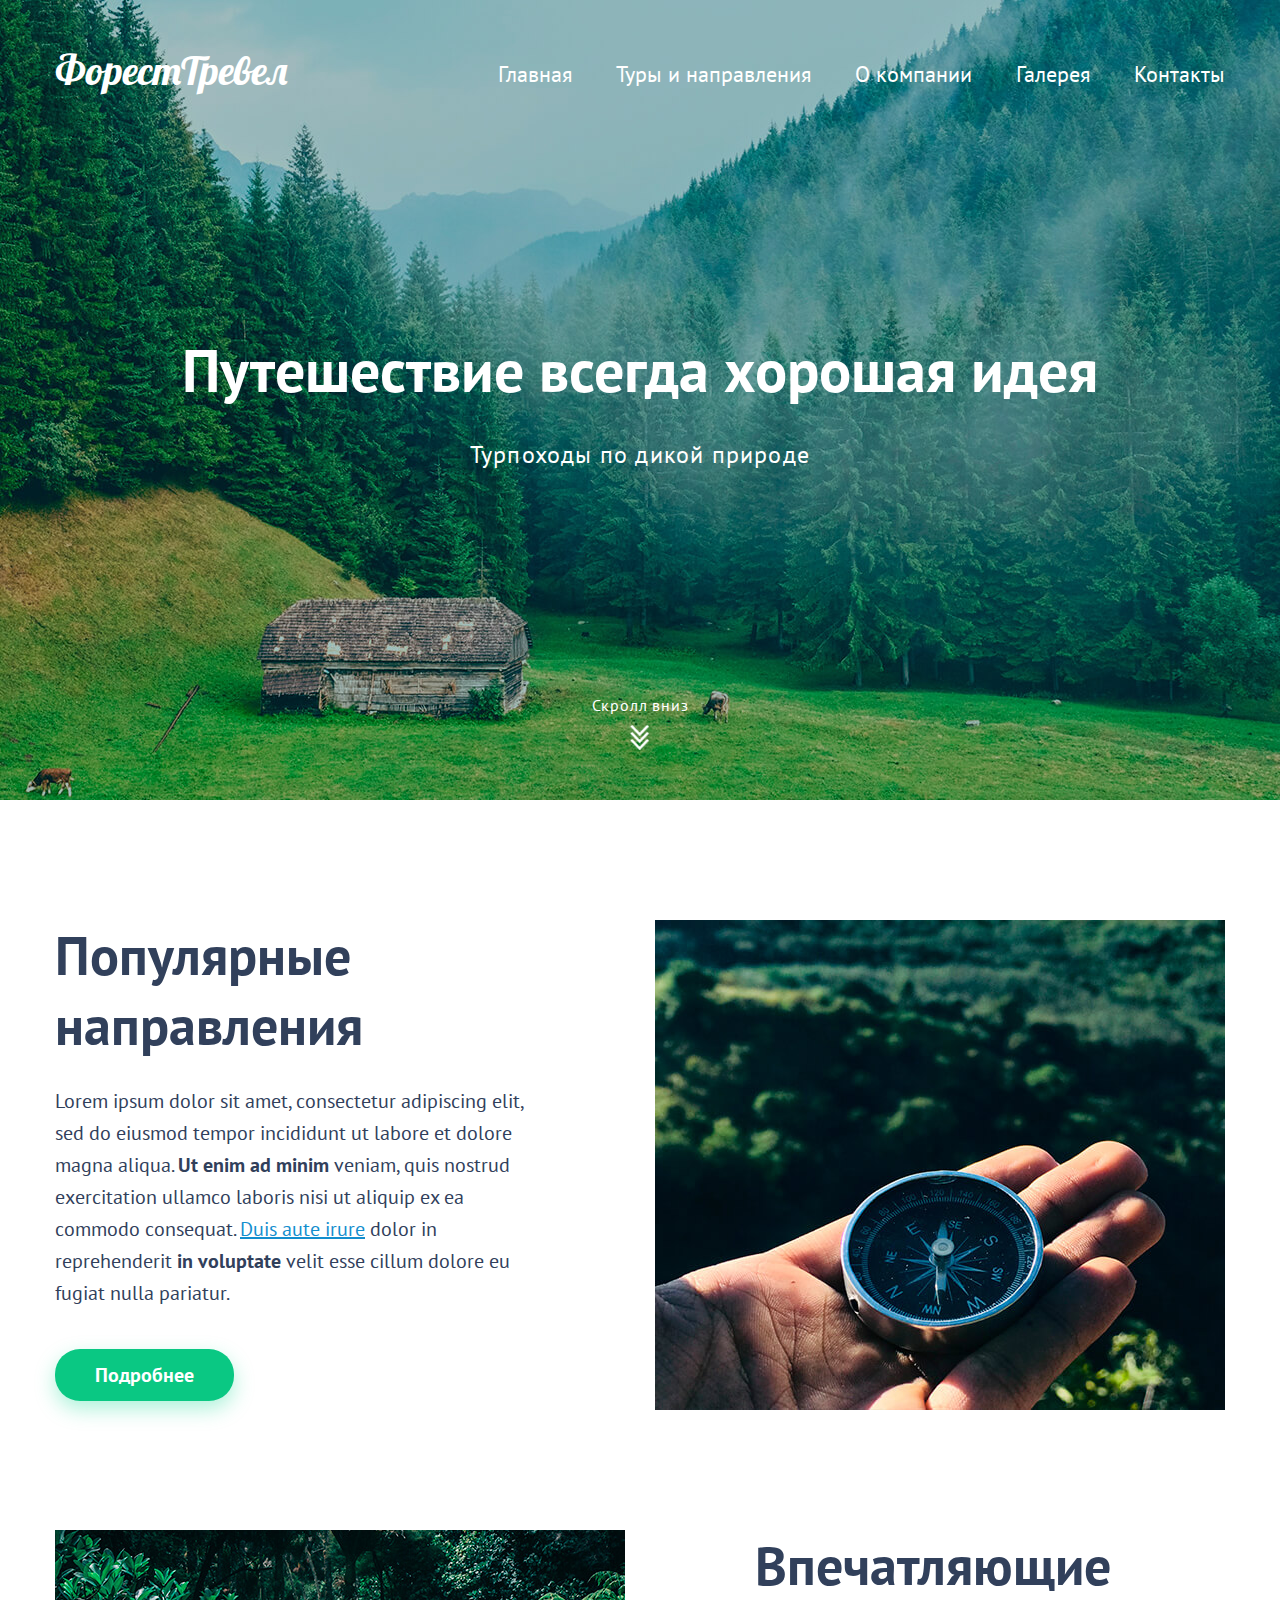
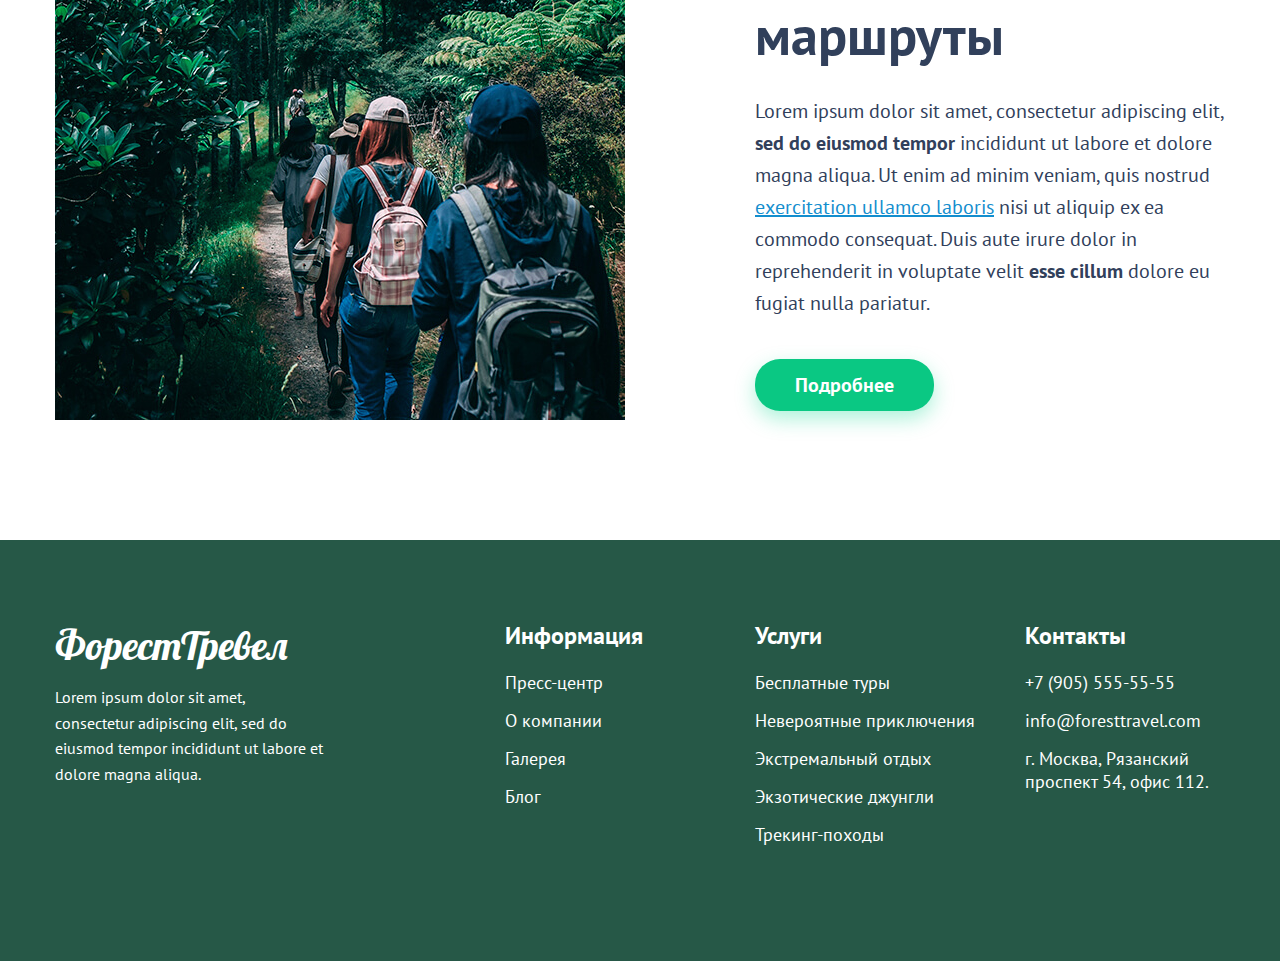
<file: docs/projects/forest-travel/index.html>
<!DOCTYPE html>
<html lang="ru">
<head>
	<meta charset="UTF-8">
	<meta name="viewport" content="width=device-width, initial-scale=1.0">
	<title>ФорестТревел</title>
	<link rel="stylesheet" type="text/css" href="./css/main.css">
	<link rel="preconnect" href="https://fonts.gstatic.com">
	<link href="https://fonts.googleapis.com/css2?family=Lobster&family=PT+Sans:ital,wght@0,400;0,700;1,400;1,700&display=swap" rel="stylesheet">
</head>

<body>
	
	<!-- HEADER -->
	<header>
		<div class="container">
			<div class="header-logo">
				<a href="./index.html" class="logo-link">ФорестТревел</a>
			</div>
			<div class="navigation">
				<a href="./index.html" class="navigation-link">Главная</a>
				<a href="./tours.html" class="navigation-link">Туры и направления</a>
				<a href="" class="navigation-link">О компании</a>
				<a href="" class="navigation-link">Галерея</a>
				<a href="./contacts.html" class="navigation-link">Контакты</a>
			</div>
		</div>

		<div class="header-content">
			<h2 class="header-title">Путешествие всегда хорошая идея</h2>
			<p class="header-subtitle">Турпоходы по дикой природе</p>
		</div>

		<div class="header-scroll">
			<div class="header-scroll-title">Скролл вниз</div>
			<img src="./images/arrow-down.png" alt="Стрелка вниз">
		</div>
	</header>
	<!-- // header -->

	<!-- MAIN -->
	<main>
		<div class="container">

			<!-- 1st row -->
			<div class="content-row">
				<div class="content-article float-left">
					<h2 class="content-title">Популярные направления</h2>
					<div class="content-text">
						<p>Lorem ipsum dolor sit amet, consectetur adipiscing elit, sed do eiusmod tempor incididunt ut labore et dolore magna aliqua. <strong>Ut enim ad minim</strong> veniam, quis nostrud exercitation ullamco laboris nisi ut aliquip ex ea commodo consequat. <a href="">Duis aute irure</a> dolor in reprehenderit <strong>in voluptate</strong> velit esse cillum dolore eu fugiat nulla pariatur.</p>
					</div>
					<a href="" class="button">Подробнее</a>
				</div>

				<div class="content-img float-right">
					<img src="./images/img-1.jpg" alt="Иллюстрация">
				</div>
			</div>
			<!-- // 1st row -->

			<!-- 2nd row -->
			<div class="content-row">

				<div class="content-img float-left">
					<img src="./images/img-2.jpg" alt="Иллюстрация">
				</div>

				<div class="content-article float-right">
					<h2 class="content-title">Впечатляющие маршруты</h2>
					<div class="content-text">
						<p>Lorem ipsum dolor sit amet, consectetur adipiscing elit, <strong>sed do eiusmod tempor</strong> incididunt ut labore et dolore magna aliqua. Ut enim ad minim veniam, quis nostrud <a href="">exercitation ullamco laboris</a> nisi ut aliquip ex ea commodo consequat. Duis aute irure dolor in reprehenderit in voluptate velit <strong>esse cillum</strong> dolore eu fugiat nulla pariatur. </p>
					</div>
					<a href="" class="button">Подробнее</a>
				</div>
			</div>
			<!-- // 2nd row -->
			
		</div>
	</main>
	<!-- // MAIN -->

	<!-- FOOTER -->
	<footer>
		<div class="container">
		
			<!-- info -->
			<div class="footer-info">
				<h1 class="footer-logo">ФорестТревел</h1>
				<div class="footer-about">
				<p>Lorem ipsum dolor sit amet, consectetur adipiscing elit, sed do eiusmod tempor incididunt ut labore et dolore magna aliqua. </p>
				</div>
			</div>
			<!-- // info -->

			<!-- navigation -->
			<div class="footer-navigation">
				<div class="footer-column footer-col-info">
					<h3 class="footer-title">Информация</h3>
					<ul class="footer-list">
						<li><a href="" class="footer-list-link">Пресс-центр</a></li>
						<li><a href="" class="footer-list-link">О компании</a></li>
						<li><a href="" class="footer-list-link">Галерея</a></li>
						<li><a href="" class="footer-list-link">Блог</a></li>
					</ul>
				</div>
				<div class="footer-column footer-col-services">
					<h3 class="footer-title">Услуги</h3>
					<ul class="footer-list">
						<li><a href="" class="footer-list-link">Бесплатные туры</a></li>
						<li><a href="" class="footer-list-link">Невероятные приключения</a></li>
						<li><a href="" class="footer-list-link">Экстремальный отдых</a></li>
						<li><a href="" class="footer-list-link">Экзотические джунгли</a></li>
						<li><a href="./trekking.html" class="footer-list-link">Трекинг-походы</a></li>
					</ul>
				</div>
				<div class="footer-column footer-col-contacts">
					<h3 class="footer-title">Контакты</h3>
					<p>+7 (905) 555-55-55</p>
					<p>info@foresttravel.com</p>
					<p>г. Москва, Рязанский проспект 54, офис 112.</p>
				</div>
			</div>
			<!-- // navigation -->

		</div>
	</footer>
	<!-- // FOOTER -->

</body>
</html>
</file>
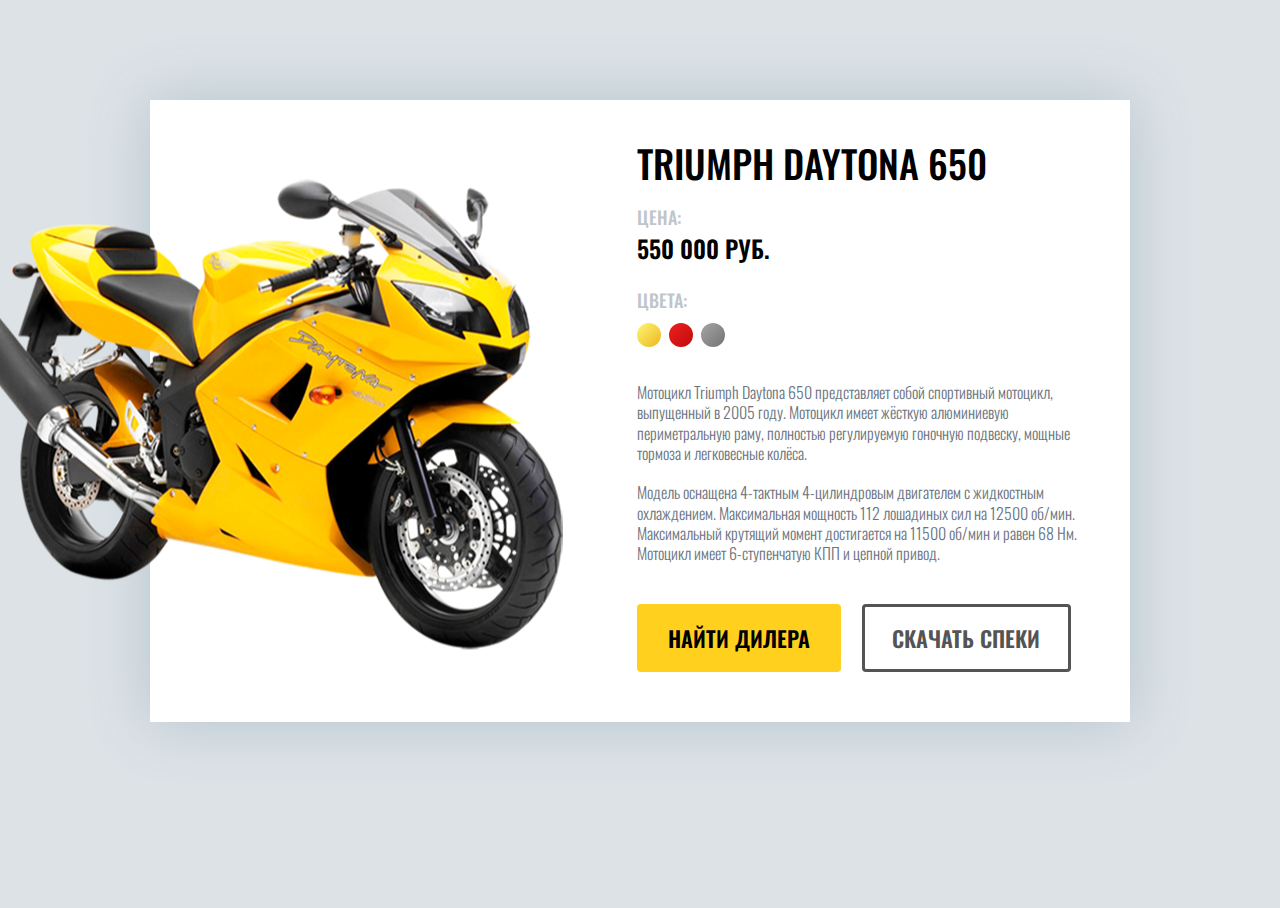
<file: docs/projects/motobike-card/index.html>
<!DOCTYPE html>
<html lang="ru">
<head>
	<meta charset="UTF-8">
	<meta name="viewport" content="width=device-width, initial-scale=1.0">
	<link rel="stylesheet" type="text/css" href="./css/style.css">
	<link rel="preconnect" href="https://fonts.gstatic.com">
	<link href="https://fonts.googleapis.com/css2?family=Oswald:wght@300;500;600&display=swap" rel="stylesheet">
	<title>Triumph Daytona 650</title>
</head>

<body>

	<div class="card">


		<div class="card-image-wrapper">
			<img src="./images/motorcycle-big.png" alt="Мотоцикл">
		</div>


		<div class="card-content-wrapper">
			
			<div class="card-title">Triumph Daytona 650</div>
			
			<div class="card-details-wrapper">
				<div class="card-label">Цена:</div>
				<div class="card-price">550 000 руб.</div>
			</div>

			<div class="details-wrapper">
				<div class="card-label">Цвета:</div>
				<div class="card-colors-wrapper">
					<div class="card-color card-color-yellow"></div>
					<div class="card-color card-color-red"></div>
					<div class="card-color card-color-gray"></div>
				</div>
			</div>

			<div class="card-text">
				<p>Мотоцикл Triumph Daytona 650 представляет собой спортивный мотоцикл, выпущенный в 2005 году. Мотоцикл имеет жёсткую алюминиевую периметральную раму, полностью регулируемую гоночную подвеску, мощные тормоза и легковесные колёса.</p>
				<p>Модель оснащена 4-тактным 4-цилиндровым двигателем с жидкостным охлаждением.  Максимальная мощность 112 лошадиных сил на 12500 об/мин. Максимальный крутящий момент достигается на 11500 об/мин и равен 68 Нм. Мотоцикл имеет 6-ступенчатую КПП и цепной привод.</p>
			</div>

			<div class="card-buttons-wrapper">
				<div class="button-primary">Найти дилера</div>
				<div class="button-outline">Скачать спеки</div>
			</div>

		</div>
		
	</div>

</body>
</html>
</file>
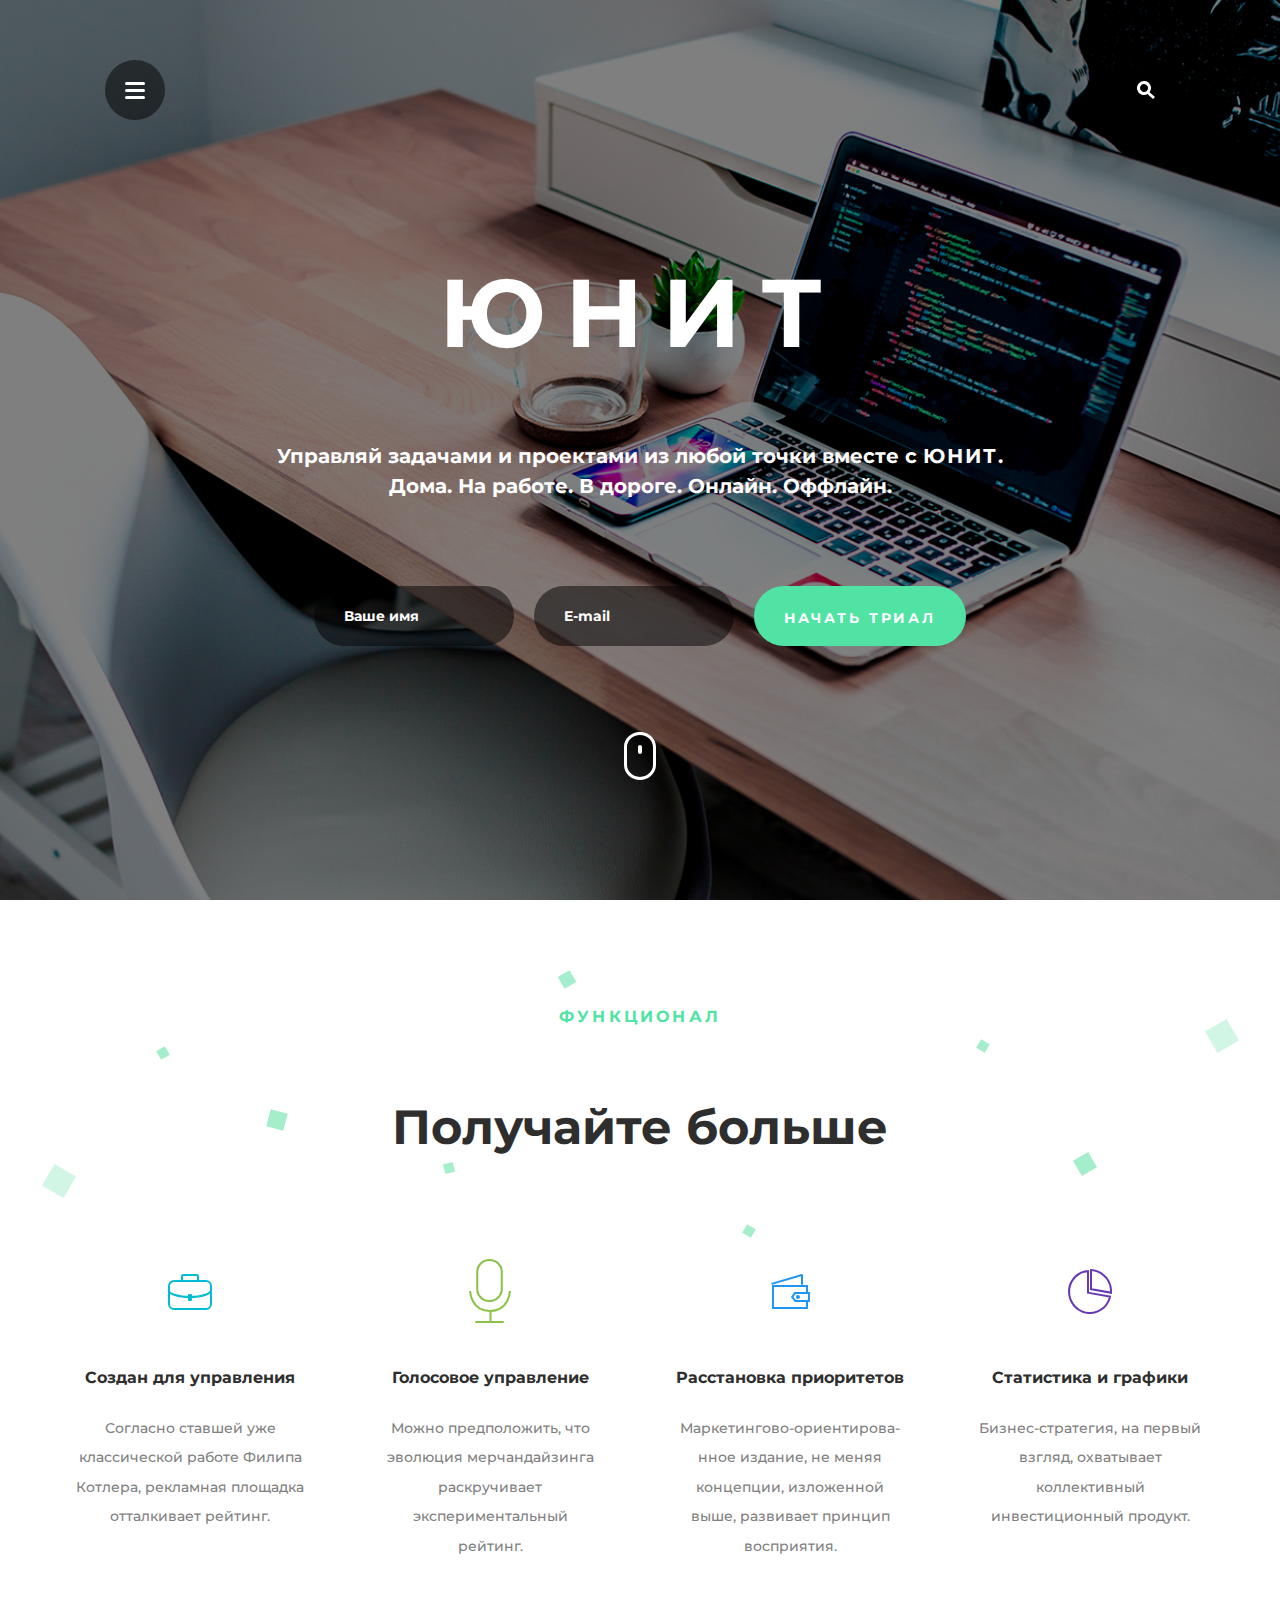
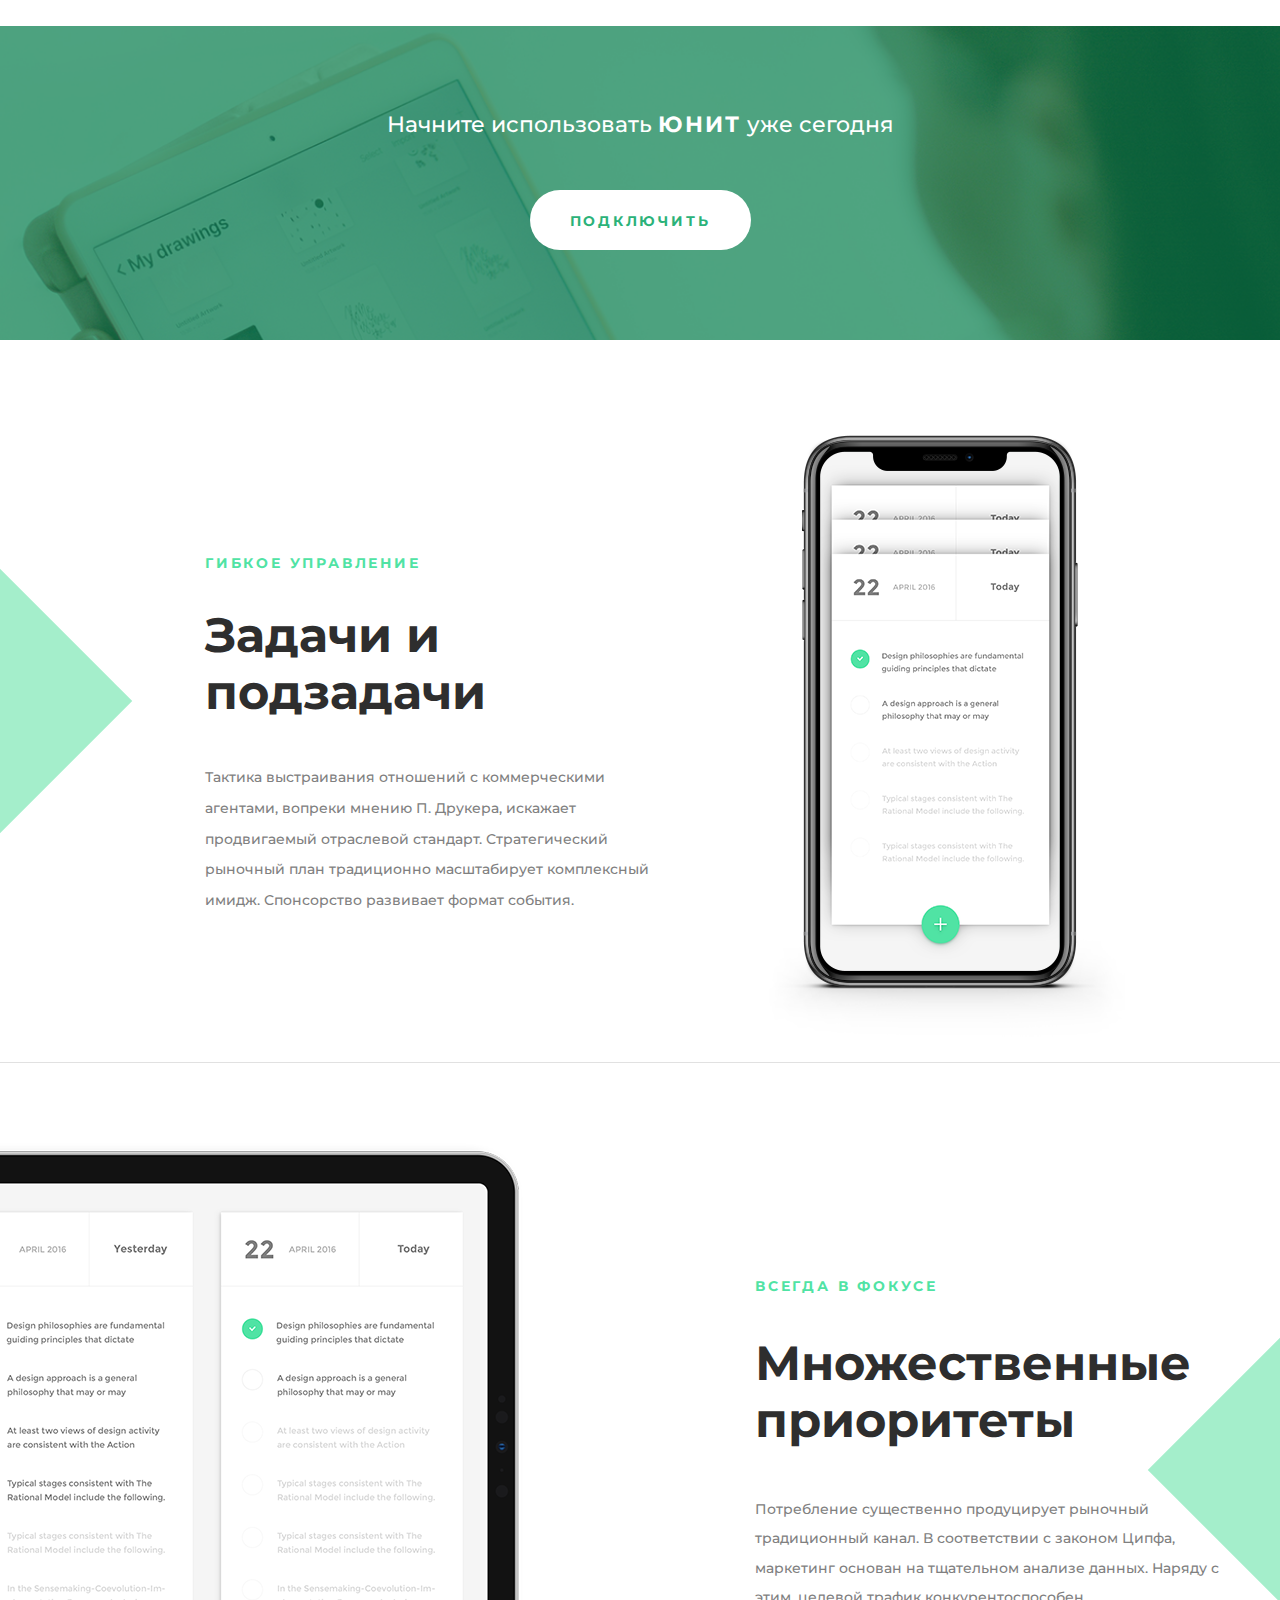
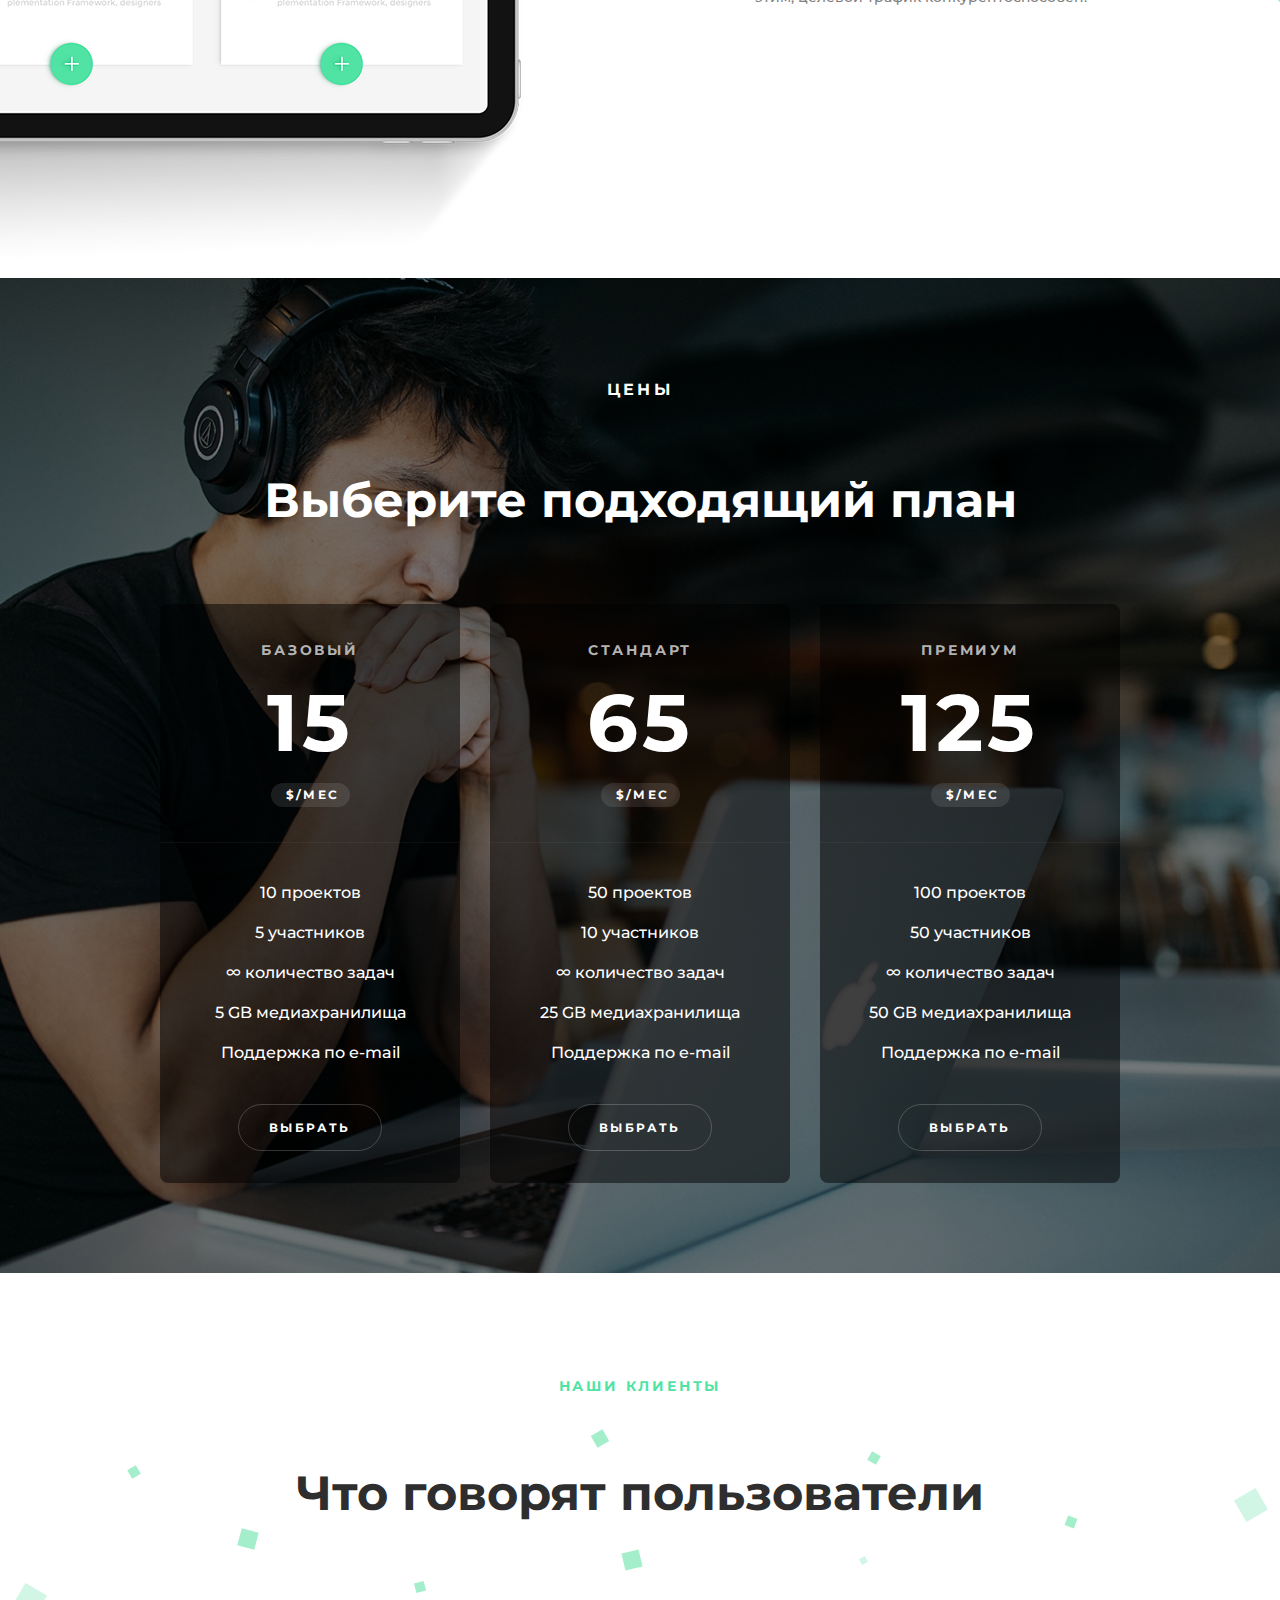
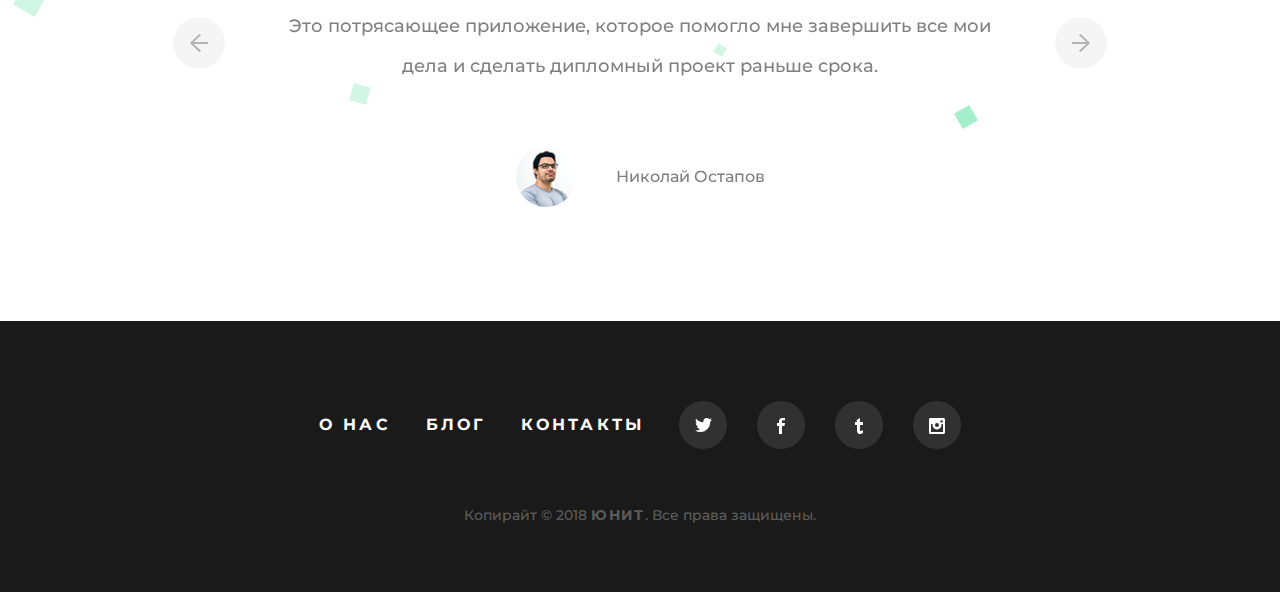
<file: docs/projects/unit/index.html>
<!DOCTYPE html>
<html lang="ru">
<head>
	<meta charset="UTF-8">
	<meta name="viewport" content="width=device-width, initial-scale=1.0">
	<title>ЮНИТ. Главная</title>
	<link rel="preconnect" href="https://fonts.gstatic.com">
	<link href="https://fonts.googleapis.com/css2?family=Montserrat:wght@400;500;700&display=swap" rel="stylesheet">
	<link rel="stylesheet" href="./libs/owlcarousel2/assets/owl.carousel.min.css">
	<link rel="stylesheet" href="./css/main.css">
</head>

<body>
	
	<header>

		<!-- header-content -->
		<div class="header__content flex-align-center">

			<!-- navigation bar -->
			<div class="header__navigation-bar">
				<div class="container relative">

					<nav class="header__nav-button flex-align-center">
						<img src="./images/header/menu.svg" alt="Navigation">
					</nav>

					<form class="header__search-button flex-align-center">
						<input type="search" placeholder="Поиск">
						<img src="./images/header/search.svg" alt="Search">
					</form>

				</div>
			</div>
			<!-- // navigation bar -->

			<!-- container -->
			<div class="container">

				<!-- header-center -->
				<div class="header__center flex-align-center">
					<h1 class="header__logo">Юнит</h1>

					<div class="header__description">
						<p>Управляй задачами и проектами из любой точки вместе с <span>юнит</span>.<br>Дома. На работе. В дороге. Онлайн. Оффлайн.</p>
					</div>

					<form class="header__form flex-align-center">
						<input type="text" placeholder="Ваше имя" class="header__form-input">
						<input type="text" placeholder="E-mail" class="header__form-input">
						<button class="button-submit" type="submit">Начать триал</button>
					</form>
				</div>
				<!-- // header-center -->

				<div class="header__scroll">
					<img src="./images/header/mouse.svg" alt="Scroll">
				</div>

			</div>
			<!-- // container -->
		</div>
		<!-- // header-content -->
		
	</header>

	<main>
		
		<!-- functional -->
		<section class="section-functional">

			<!-- container -->
			<div class="container">

				<div class="section-functional__title">
					<h2 class="section-title section-title--big">Функционал</h2>
				</div>
				
				<div class="section-functional__header">
					<h3 class="section-header">Получайте больше</h3>
				</div>		

				<!-- section-functional__benefits -->
				<div class="section-functional__benefits">

					<div class="benefits">
						<div class="benefits__img flex-align-center">
							<img src="./images/functional/briefcase.svg" alt="Создан для управления">
						</div>
						<h4 class="benefits__title">Создан для управления</h4>
						<div class="benefits__description">
							<p>Согласно ставшей уже классической работе Филипа Котлера, рекламная площадка отталкивает рейтинг.</p>
						</div>
					</div>

					<div class="benefits">
						<div class="benefits__img flex-align-center">
							<img src="./images/functional/microphone.svg" alt="Голосовое управление">
						</div>
						<h4 class="benefits__title">Голосовое управление</h4>
						<div class="benefits__description">
							<p>Можно предположить, что эволюция мерчандайзинга раскручивает<br>экспериментальный<br>рейтинг.</p>
						</div>
					</div>

					<div class="benefits">
						<div class="benefits__img flex-align-center">
							<img src="./images/functional/wallet.svg" alt="Расстановка приоритетов">
						</div>
						<h4 class="benefits__title">Расстановка приоритетов</h4>
						<div class="benefits__description">
							<p>Маркетингово-ориентирова&shy;нное издание, не меняя концепции, изложенной выше, развивает принцип восприятия.</p>
						</div>
					</div>

					<div class="benefits">
						<div class="benefits__img flex-align-center">
							<img src="./images/functional/wall-clock.svg" alt="Статистика и графики">
						</div>
						<h4 class="benefits__title">Статистика и графики</h4>
						<div class="benefits__description">
							<p>Бизнес-стратегия, на первый взгляд, охватывает коллективный инвестиционный продукт.</p>
						</div>
					</div>

				</div>
				<!-- // section-functional__benefits -->

			</div>
			<!-- // container -->
			
		</section>
		<!-- // functional -->

		<!-- section-cta -->
		<section class="section-cta">

			<div class="container">
				<!-- section-cta__content -->
				<div class="section-cta__content">
					<h3 class="section-cta__title">Начните использовать <span>юнит</span> уже сегодня</h3>
					<a href="#section-prices" class="section-cta__button">Подключить</a>
				</div>
				<!-- // section-cta__content -->
			</div>
			
		</section>
		<!-- // section-cta -->

		<!-- section-administration -->
		<section class="section-administration">
			
			<!-- container -->
			<div class="container">
				
				<div class="section-administration__content flex-align-center">

					<div class="section-administration__description">
						<div class="section-administration__title">
							<h2 class="section-title">Гибкое управление</h2>
						</div>
						<div class="section-administration__header">
							<h3 class="section-header">Задачи и подзадачи</h3>
						</div>
						<div class="section-administration__text">
							<p>Тактика выстраивания отношений с коммерческими агентами, вопреки мнению П. Друкера, искажает продвигаемый отраслевой стандарт. Стратегический рыночный план традиционно масштабирует комплексный имидж. Спонсорство развивает формат события.</p>
						</div>
					</div>

					<div class="section-administration__img">
						<img src="./images/iphone.png" alt="Гибкое управление">
					</div>

				</div>

			</div>
			<!-- container -->

		</section>
		<!-- // section-administration -->

		<!-- section-focus -->
		<section class="section-focus">
			
			<!-- container -->
			<div class="container">
				
				<div class="section-focus__content flex-align-center">

					<div class="section-focus__img">
						<img src="./images/ipad.png" alt="Гибкое управление">
					</div>

					<div class="section-focus__description">
						<div class="section-focus__title">
							<h2 class="section-title">Всегда в фокусе</h2>
						</div>
						<div class="section-focus__header">
							<h3 class="section-header">Множественные приоритеты</h3>
						</div>
						<div class="section-focus__text">
							<p>Потребление существенно продуцирует рыночный традиционный канал. В соответствии с законом Ципфа, маркетинг основан на тщательном анализе данных. Наряду с этим, целевой трафик конкурентоспособен.</p>
						</div>
					</div>

				</div>

			</div>
			<!-- container -->

		</section>
		<!-- // section-focus -->

		<!-- section-prices -->
		<section class="section-prices" id="section-prices">
			
			<!-- container -->
			<div class="container">

				<!-- section-prices__content -->
				<div class="section-prices__content">
					
					<!-- header -->
					<div class="section-prices__title">
						<h2 class="section-title">Цены</h2>
					</div>

					<div class="section-prices__header">
						<h3 class="section-header">Выберите подходящий план</h3>
					</div>
					<!-- // header -->

					<!-- section-prices__plans -->
					<div class="section-prices__plans flex-align-center">
						
						<!-- plan -->
						<div class="plan">

							<h4 class="plan-header">Базовый</h4>
							<div class="plan-price">
								<span class="plan-price-cost">15</span>
								<span class="plan-price-currency">$/мес</span>
							</div>
							<ul class="plan-description-list">
								<li>10 проектов</li>
								<li>5 участников</li>
								<li>∞ количество задач</li>
								<li>5 GB медиахранилища</li> 
								<li>Поддержка по e-mail</li>
							</ul>

							<a href="" class="section-prices__button">Выбрать</a>

						</div>
						<!-- plan -->

						<!-- plan active -->
						<div class="plan">

							<h4 class="plan-header">Стандарт</h4>
							<div class="plan-price">
								<span class="plan-price-cost">65</span>
								<span class="plan-price-currency">$/мес</span>
							</div>
							<ul class="plan-description-list">
								<li>50 проектов</li>
								<li>10 участников</li>
								<li>∞ количество задач</li>
								<li>25 GB медиахранилища</li> 
								<li>Поддержка по e-mail</li>
							</ul>

							<a href="" class="section-prices__button">Выбрать</a>

						</div>
						<!-- plan active -->

						<!-- plan -->
						<div class="plan">

							<h4 class="plan-header">Премиум</h4>
							<div class="plan-price">
								<span class="plan-price-cost">125</span>
								<span class="plan-price-currency">$/мес</span>
							</div>
							<ul class="plan-description-list">
								<li>100 проектов</li>
								<li>50 участников</li>
								<li>∞ количество задач</li>
								<li>50 GB медиахранилища</li> 
								<li>Поддержка по e-mail</li>
							</ul>

							<a href="" class="section-prices__button">Выбрать</a>

						</div>
						<!-- plan -->

					</div>
					<!-- // section-prices__plans -->

				</div>
				<!-- // section-prices__content -->

			</div>
			<!-- // container -->

		</section>
		<!-- // section-prices -->

		<!-- section-clients -->
		<section class="section-clients">
			
			<!-- container -->
			<div class="container">					

				<!-- header -->
				<div class="section-clients__title">
					<h2 class="section-title">Наши клиенты</h2>
				</div>
				<div class="section-clients__header">
					<h3 class="section-header">Что говорят пользователи</h3>
				</div>
				<!-- // header -->

				<!-- testimonial-carousel -->
				<div class="testimonial-carousel owl-carousel">

					<!-- testimonial item 1 -->
					<div class="section-clients__testimonial">
						<div class="testimonial-text">
							<p> Это потрясающее приложение, которое помогло мне завершить все мои дела и сделать дипломный проект раньше срока.</p>
						</div>

						<div class="testimonial-author flex-align-center">
							<div class="testimonial-author-photo">
								<img src="./images/clients/author.jpg" alt="Николай Остапов">
							</div>
							<div class="testimonial-author-name">
								Николай Остапов
							</div>
						</div>
					</div>
					<!-- // testimonial item 1 -->

					<!-- testimonial item 2 -->
					<div class="section-clients__testimonial">
						<div class="testimonial-text">
							<p> Это потрясающее приложение, которое помогло мне завершить все мои дела и сделать дипломный проект раньше срока.</p>
						</div>

						<div class="testimonial-author flex-align-center">
							<div class="testimonial-author-photo">
								<img src="./images/clients/author-2.jpg" alt="Иван Никитин">
							</div>
							<div class="testimonial-author-name">
								Иван Никитин
							</div>
						</div>
					</div>
					<!-- // testimonial item 2 -->

				</div>
				<!-- // testimonial-carousel -->

			</div>
			<!-- // container -->

		</section>
		<!-- // section-clients -->

	</main>


	<!-- footer -->
	<footer>

		<!-- container -->
		<div class="container">

			<div class="footer__content flex-align-center">

				<nav class="footer__info">
					<a href="" class="info-link">О нас</a>
					<a href="" class="info-link">Блог</a>
					<a href="" class="info-link">Контакты</a>
				</nav>

				<nav class="footer__socials">
					<a href="https://twitter.com/?lang=ru" target="_blank" class="socials-link">
						<img src="./images/footer/twitter.svg" alt="Twitter">
					</a>
					<a href="https://ru-ru.facebook.com/" target="_blank" class="socials-link">
						<img src="./images/footer/facebook.svg" alt="Facebook">
					</a>
					<a href="https://tumblr.com/" target="_blank" class="socials-link">
						<img src="./images/footer/tumblr.svg" alt="Tumblr">
					</a>
					<a href="https://www.instagram.com/" target="_blank" class="socials-link">
						<img src="./images/footer/instagram.svg" alt="Instagram">
					</a>
				</nav>

			</div>

			<div class="footer__copyright">
				<p>Копирайт &copy; <time datetime="2019">2018</time> <span>ЮНИТ</span>. Все права защищены.</p>
			</div>

		</div>
		<!-- // container -->

	</footer>
	<!-- // footer -->

	<script src="./libs/jquery-3.5.1.min.js"></script>
	<script src="./libs/owlcarousel2/owl.carousel.min.js"></script>
	<script src="./js/main.js"></script>

</main>

</body>
</html>
</file>
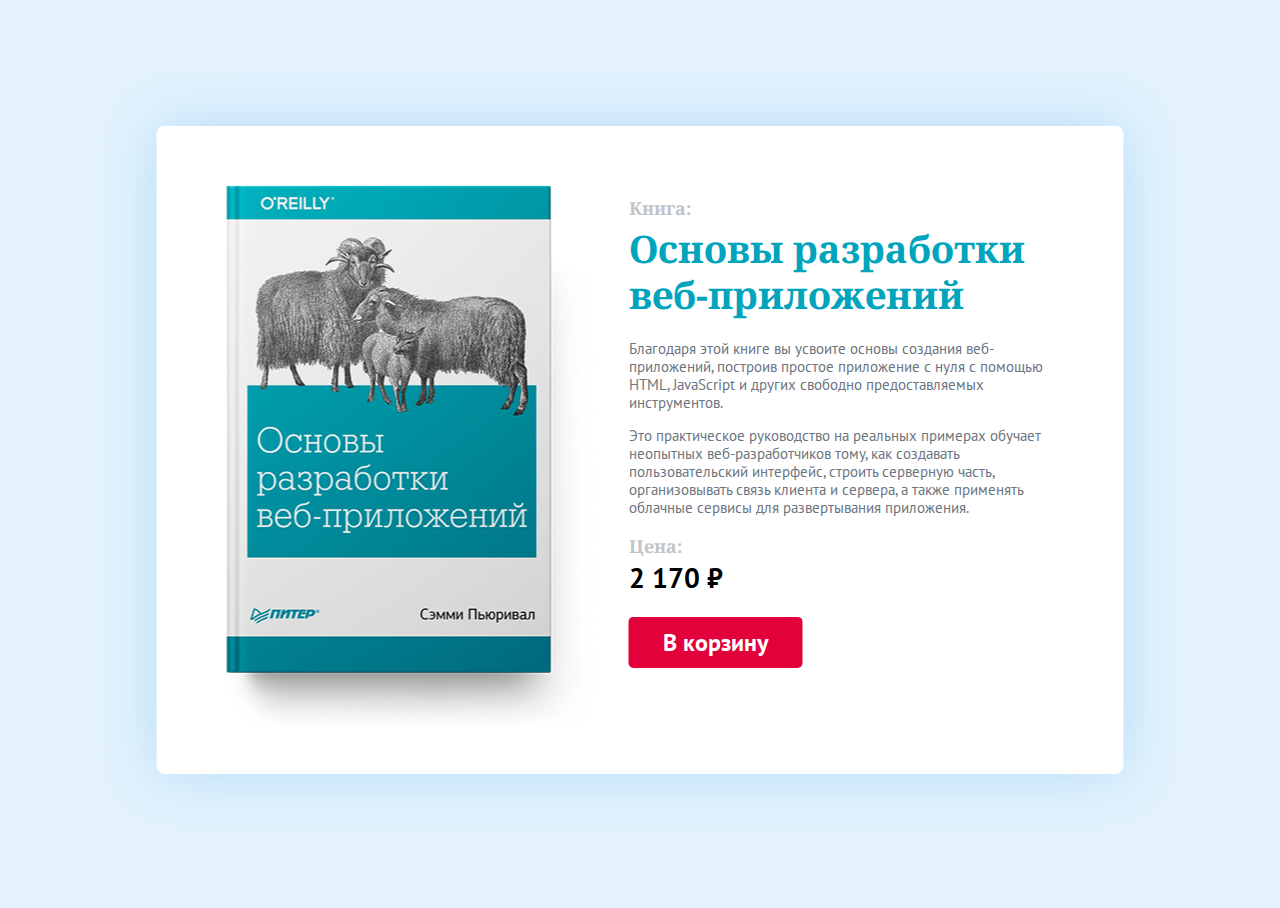
<file: docs/projects/card-book/card.html>
<!DOCTYPE html>
<html lang="ru">
<head>
	<meta charset="UTF-8">
	<meta name="viewport" content="width=device-width, initial-scale=1.0">
	<link rel="stylesheet" type="text/css" href="./css/style.css">
	<title>Card</title>
	<link rel="preconnect" href="https://fonts.gstatic.com">
	<link href="https://fonts.googleapis.com/css2?family=PT+Sans:wght@400;700&family=Noto+Serif:wght@700&display=swap" rel="stylesheet">
</head>


<body>
	<div class="card">
		
		<div class="card-image-wrapper">
			<img src="./images/book.png" alt="Обложка книги">
		</div>

		<div class="card-content-wrapper">

			<h3>Книга:</h3>
			<h1>Основы разработки веб-приложений</h1>

			<div class="card-text">
				<p>Благодаря этой книге вы усвоите основы создания веб-приложений, построив простое приложение с нуля с помощью HTML, JavaScript и других свободно предоставляемых инструментов.</p>
				<p>Это практическое руководство на реальных примерах обучает неопытных веб-разработчиков тому, как создавать пользовательский интерфейс, строить серверную часть, организовывать связь клиента и сервера, а также применять облачные сервисы для развертывания приложения.</p>
			</div>

			<h3>Цена:</h3>
			<div class="card-price">2 170 ₽</div>
			
			<button>В корзину</button>
			
		</div>

	</div>
</body>

</html>
</file>
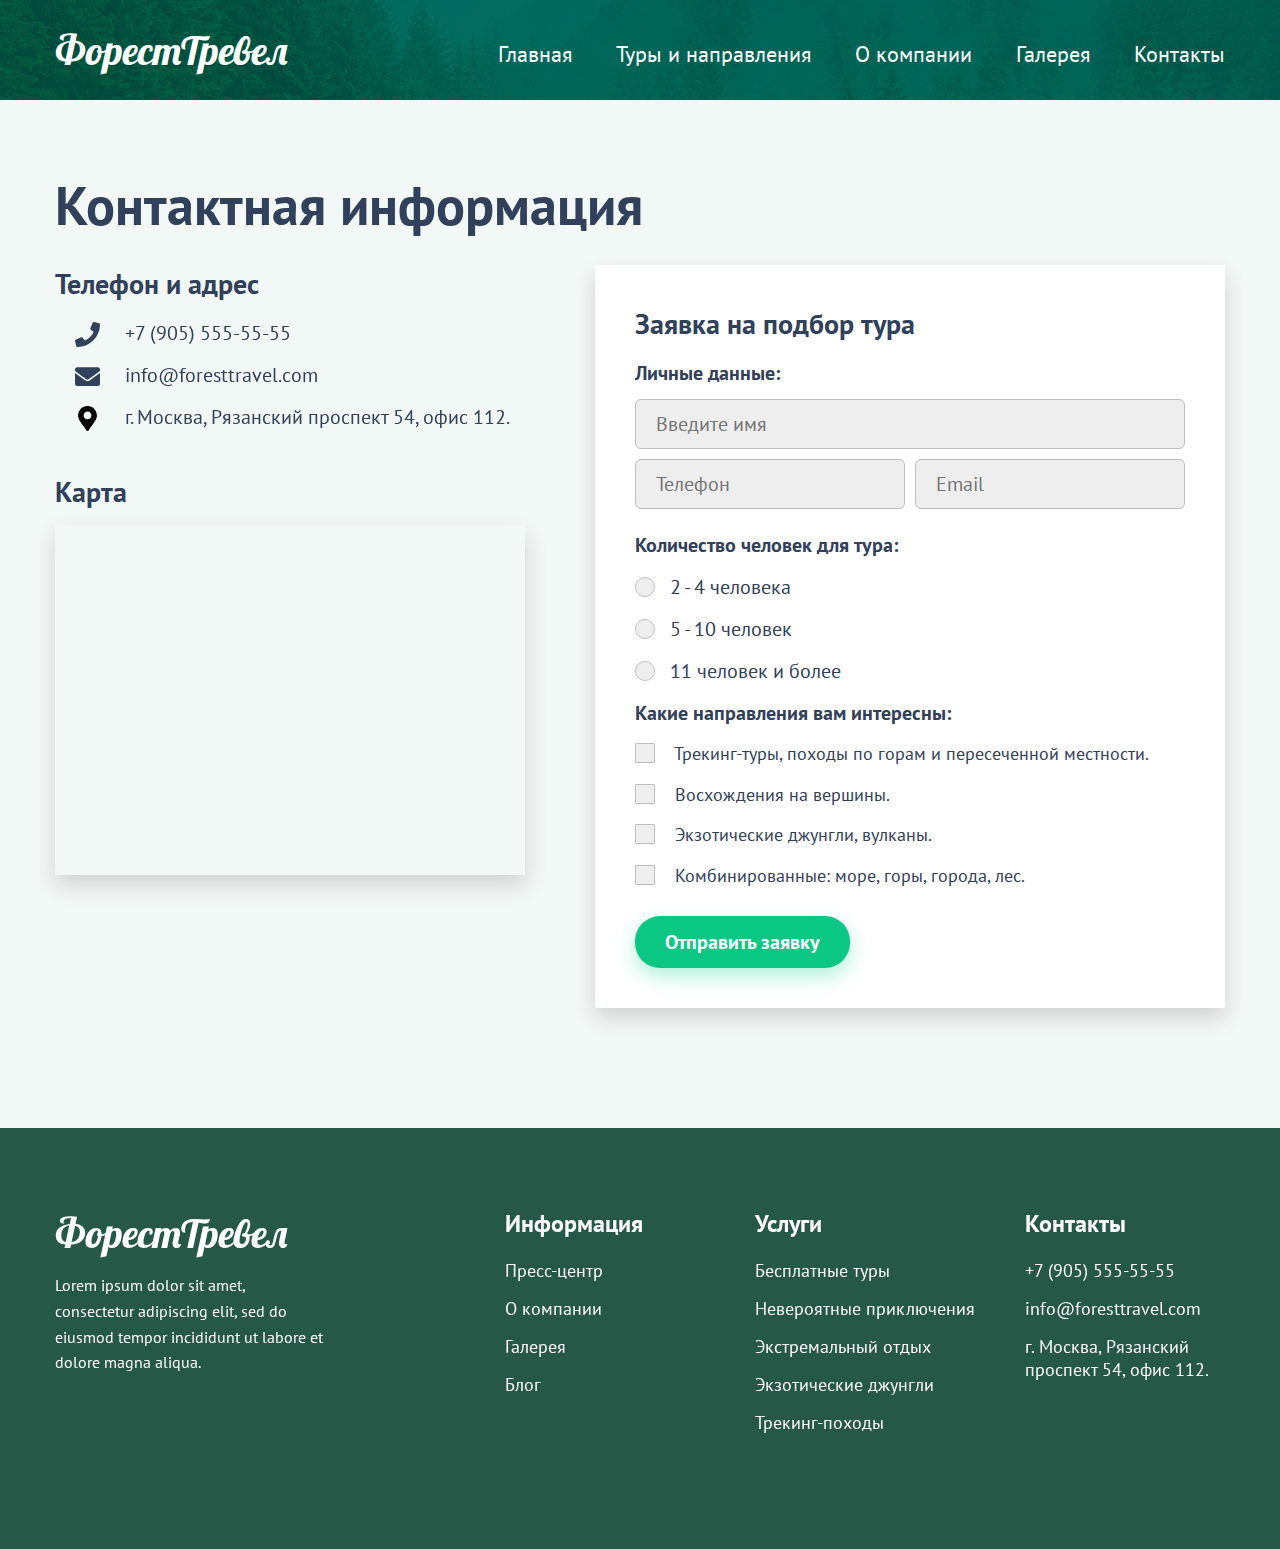
<file: docs/projects/forest-travel/contacts.html>
<!DOCTYPE html>
<html lang="ru">
<head>
	<meta charset="UTF-8">
	<meta name="viewport" content="width=device-width, initial-scale=1, shrink-to-fit=no">
	<title>Контакты. ФорестТревел</title>
	<link rel="stylesheet" type="text/css" href="./css/main.css">
	<link rel="preconnect" href="https://fonts.gstatic.com">
	<link href="https://fonts.googleapis.com/css2?family=Lobster&family=PT+Sans:ital,wght@0,400;0,700;1,400;1,700&display=swap" rel="stylesheet">
</head>

<body class="bg-inner">

	<!-- HEADER INNER -->
	<header class="header-inner">
		<div class="container">
			<div class="header-logo">
				<a href="./index.html" class="logo-link">ФорестТревел</a>
			</div>
			<div class="navigation">
				<a href="./index.html" class="navigation-link">Главная</a>
				<a href="./tours.html" class="navigation-link">Туры и направления</a>
				<a href="" class="navigation-link">О компании</a>
				<a href="" class="navigation-link">Галерея</a>
				<a href="./contacts.html" class="navigation-link">Контакты</a>
			</div>
		</div>
	</header>
	<!-- // HEADER INNER -->

	<!-- MAIN -->
	<main class="content-inner">
		<div class="container">

			<h1 class="content-title">Контактная информация</h1>

			<!-- row -->
			<div class="row">

				<!-- contacts-info -->
				<div class="contacts-info">
					<h3 class="title-medium">Телефон и адрес</h3>
					<ul class="contacts-list">
						<li class="contacts-list-item contacts-list-item-phone">
							<a href="tel:+79055555555" class="contacts-link">
								<svg aria-hidden="true" focusable="false" data-prefix="fas" data-icon="phone" class="svg-inline--fa fa-phone fa-w-16" role="img" xmlns="http://www.w3.org/2000/svg" viewBox="0 0 512 512">
									<path fill="currentColor" d="M493.4 24.6l-104-24c-11.3-2.6-22.9 3.3-27.5 13.9l-48 112c-4.2 9.8-1.4 21.3 6.9 28l60.6 49.6c-36 76.7-98.9 140.5-177.2 177.2l-49.6-60.6c-6.8-8.3-18.2-11.1-28-6.9l-112 48C3.9 366.5-2 378.1.6 389.4l24 104C27.1 504.2 36.7 512 48 512c256.1 0 464-207.5 464-464 0-11.2-7.7-20.9-18.6-23.4z"></path>
								</svg>
							+7 (905) 555-55-55</a>
						</li>
						<li class="contacts-list-item contacts-list-item-mail">
							<a href="mailto:info@foresttravel.com" class="contacts-link">
								<svg aria-hidden="true" focusable="false" data-prefix="fas" data-icon="envelope" class="svg-inline--fa fa-envelope fa-w-16" role="img" xmlns="http://www.w3.org/2000/svg" viewBox="0 0 512 512">
									<path fill="currentColor" d="M502.3 190.8c3.9-3.1 9.7-.2 9.7 4.7V400c0 26.5-21.5 48-48 48H48c-26.5 0-48-21.5-48-48V195.6c0-5 5.7-7.8 9.7-4.7 22.4 17.4 52.1 39.5 154.1 113.6 21.1 15.4 56.7 47.8 92.2 47.6 35.7.3 72-32.8 92.3-47.6 102-74.1 131.6-96.3 154-113.7zM256 320c23.2.4 56.6-29.2 73.4-41.4 132.7-96.3 142.8-104.7 173.4-128.7 5.8-4.5 9.2-11.5 9.2-18.9v-19c0-26.5-21.5-48-48-48H48C21.5 64 0 85.5 0 112v19c0 7.4 3.4 14.3 9.2 18.9 30.6 23.9 40.7 32.4 173.4 128.7 16.8 12.2 50.2 41.8 73.4 41.4z"></path>
								</svg>
							info@foresttravel.com</a>
						</li>
						<li class="contacts-list-item contacts-list-item-address">г. Москва, Рязанский проспект 54, офис 112.</li>
					</ul>					

					<h3 class="title-medium">Карта</h3>
					<div class="map-holder">
						<iframe src="https://www.google.com/maps/embed?pb=!1m18!1m12!1m3!1d2247.447545868765!2d37.7933289158994!3d55.7159740805435!2m3!1f0!2f0!3f0!3m2!1i1024!2i768!4f13.1!3m3!1m2!1s0x414ab59b3be61f9b%3A0x8e6799da30ecf98a!2z0KDRj9C30LDQvdGB0LrQuNC5INC_0YAuLCA1NCwg0JzQvtGB0LrQstCwLCAxMDkzNzc!5e0!3m2!1sru!2sru!4v1606473202885!5m2!1sru!2sru" width="100%" height="100%" frameborder="0" style="border:0;" allowfullscreen="" aria-hidden="false" tabindex="0"></iframe>
					</div>
				</div>
				<!-- // contacts-info -->

				<!-- contacts-form -->
				<div class="contacts-form">
					<h3 class="title-medium">Заявка на подбор тура</h3>

					<!-- form-group inputs -->
					<div class="form-group">
						<h4 class="title-micro">Личные данные:</h4>
						<input type="text" placeholder="Введите имя" class="input">
						<div class="row">
							<input type="tel" placeholder="Телефон" class="input input-inline">
							<input type="text" placeholder="Email" class="input input-inline">
						</div>
					</div>
					<!-- // form-group inputs -->
					
					<!-- form-group radio -->
					<div class="form-group">
						<h4 class="title-micro">Количество человек для тура:</h4>
						<label class="label-number">
							<input type="radio" name="people-number" class="radio-real">
							<span class="radio-custom"></span>2 - 4 человека
						</label>
						<label class="label-number">
							<input type="radio" name="people-number" class="radio-real">
							<span class="radio-custom"></span>5 - 10 человек
						</label>
						<label class="label-number">
							<input type="radio" name="people-number" class="radio-real">
							<span class="radio-custom"></span>11 человек и более
						</label>
					</div>
					<!-- // form-group radio -->

					<!-- form-group checkboxes -->
					<div class="form-group">
						<h4 class="title-micro">Какие направления вам интересны:</h4>
						<label class="label-checkbox">
							<input type="checkbox" class="checkbox-real">
							<span class="checkbox-custom"></span>
							Трекинг-туры, походы по горам и пересеченной местности.
						</label>
						<label class="label-checkbox">
							<input type="checkbox" class="checkbox-real">
							<span class="checkbox-custom"></span>
							Восхождения на вершины.
						</label>
						<label class="label-checkbox">
							<input type="checkbox" class="checkbox-real">
							<span class="checkbox-custom"></span>
							Экзотические джунгли, вулканы.
						</label>
						<label class="label-checkbox">
							<input type="checkbox" class="checkbox-real">
							<span class="checkbox-custom"></span>
							Комбинированные: море, горы, города, лес.
						</label>
					</div>
					<!-- // form-group checkboxes -->

					<input type="submit" value="Отправить заявку" class="button contacts-form-button">

				</div>
				<!-- // contacts-form -->

			</div>
			<!-- // row -->

		</div>
	</main>
	<!-- // MAIN -->

	<!-- FOOTER -->
	<footer>
		<div class="container">

			<!-- info -->
			<div class="footer-info">
				<h1 class="footer-logo">ФорестТревел</h1>
				<div class="footer-about">
					<p>Lorem ipsum dolor sit amet, consectetur adipiscing elit, sed do eiusmod tempor incididunt ut labore et dolore magna aliqua. </p>
				</div>
			</div>
			<!-- // info -->

			<!-- navigation -->
			<div class="footer-navigation">
				<div class="footer-column footer-col-info">
					<h3 class="footer-title">Информация</h3>
					<ul class="footer-list">
						<li><a href="" class="footer-list-link">Пресс-центр</a></li>
						<li><a href="" class="footer-list-link">О компании</a></li>
						<li><a href="" class="footer-list-link">Галерея</a></li>
						<li><a href="" class="footer-list-link">Блог</a></li>
					</ul>
				</div>
				<div class="footer-column footer-col-services">
					<h3 class="footer-title">Услуги</h3>
					<ul class="footer-list">
						<li><a href="" class="footer-list-link">Бесплатные туры</a></li>
						<li><a href="" class="footer-list-link">Невероятные приключения</a></li>
						<li><a href="" class="footer-list-link">Экстремальный отдых</a></li>
						<li><a href="" class="footer-list-link">Экзотические джунгли</a></li>
						<li><a href="./trekking.html" class="footer-list-link">Трекинг-походы</a></li>
					</ul>
				</div>
				<div class="footer-column footer-col-contacts">
					<h3 class="footer-title">Контакты</h3>
					<p>+7 (905) 555-55-55</p>
					<p>info@foresttravel.com</p>
					<p>г. Москва, Рязанский проспект 54, офис 112.</p>
				</div>
			</div>
			<!-- // navigation -->

		</div>
	</footer>
	<!-- // FOOTER -->


</body>
</html>
</file>
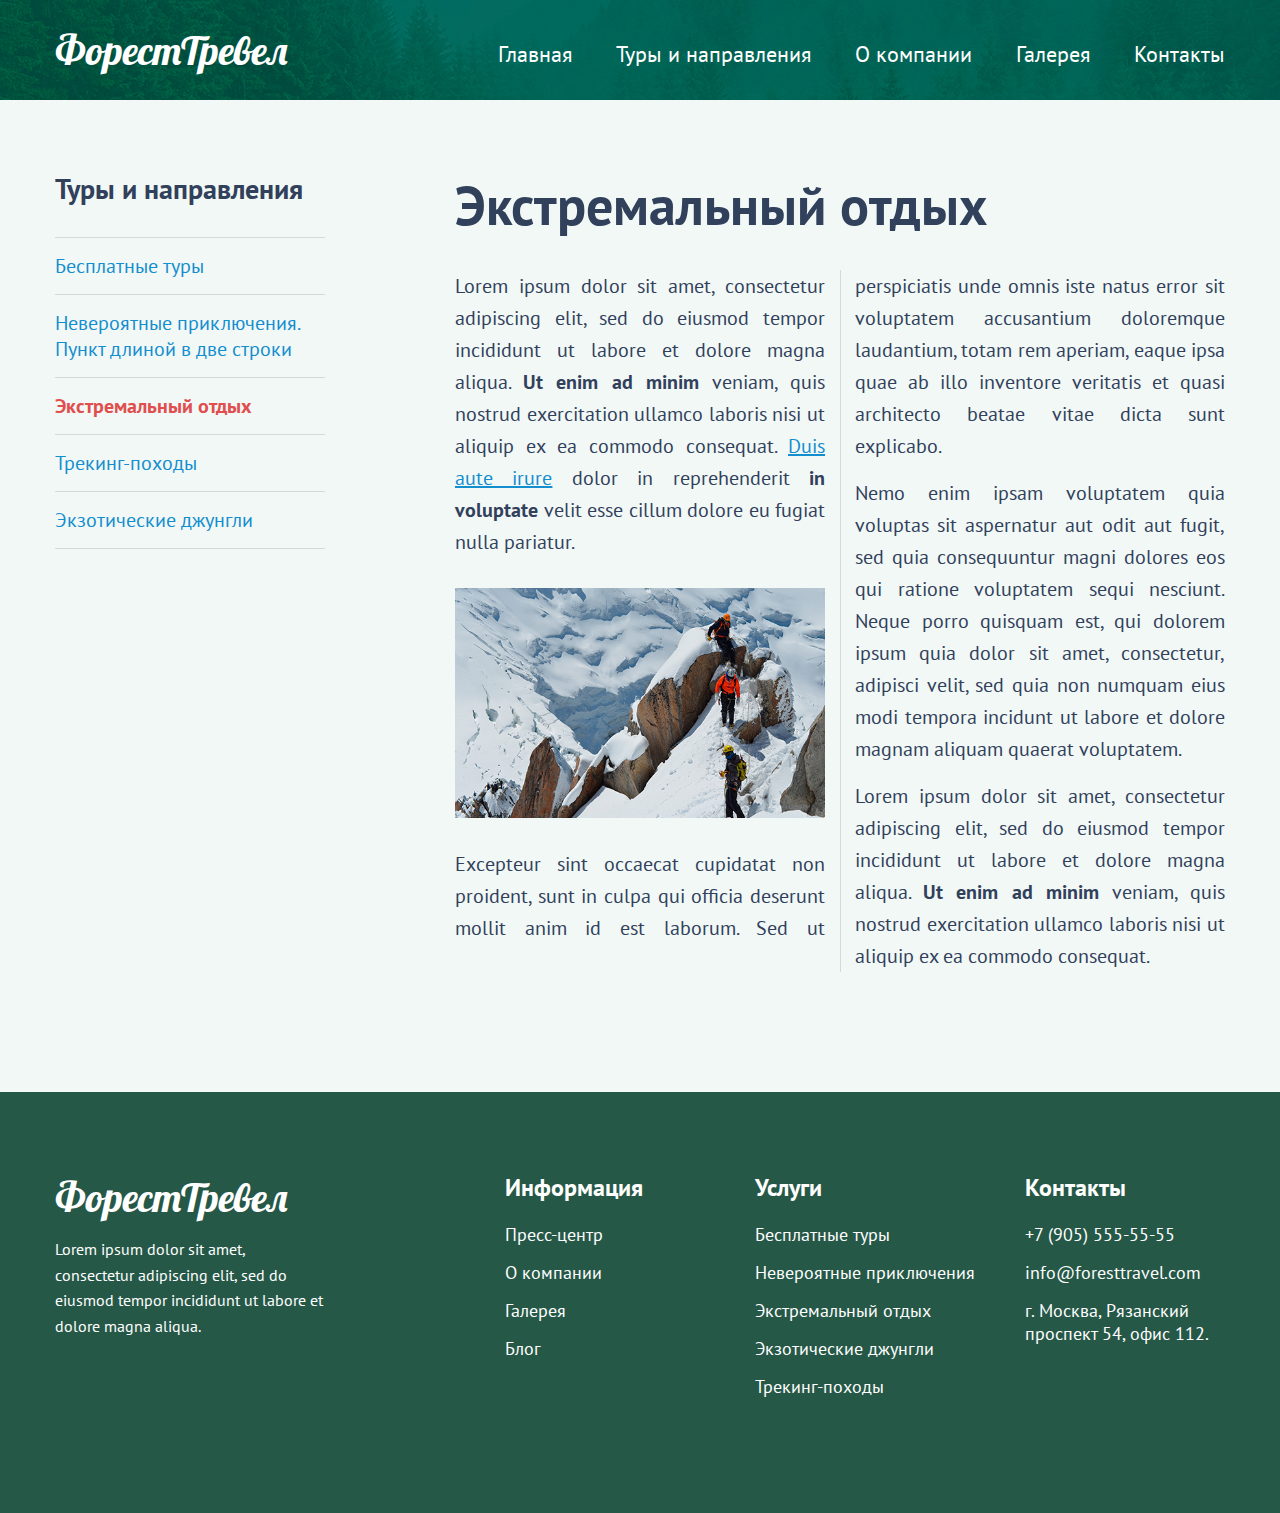
<file: docs/projects/forest-travel/extreme.html>
<!DOCTYPE html>
<html lang="ru">
<head>
	<meta charset="UTF-8">
	<meta name="viewport" content="width=device-width, initial-scale=1.0">
	<title>Трекинг-походы. ФорестТревел</title>
	<link rel="stylesheet" type="text/css" href="./css/main.css">
	<link rel="preconnect" href="https://fonts.gstatic.com">
	<link href="https://fonts.googleapis.com/css2?family=Lobster&family=PT+Sans:ital,wght@0,400;0,700;1,400;1,700&display=swap" rel="stylesheet">
</head>

<body class="bg-inner">

	<!-- HEADER INNER -->
	<header class="header-inner">
		<div class="container">
			<div class="header-logo">
				<a href="./index.html" class="logo-link">ФорестТревел</a>
			</div>
			<div class="navigation">
				<a href="./index.html" class="navigation-link">Главная</a>
				<a href="./tours.html" class="navigation-link">Туры и направления</a>
				<a href="#" class="navigation-link">О компании</a>
				<a href="#" class="navigation-link">Галерея</a>
				<a href="./contacts.html" class="navigation-link">Контакты</a>
			</div>
		</div>
	</header>
	<!-- // HEADER INNER -->

	<!-- MAIN -->
	<main class="content-inner">
		<div class="container">

			<aside class="articles-menu float-left">
				<h3 class="title-medium article-title">Туры и направления</h3>
				<ul class="articles-menu-list">
					<li><a href="" class="articles-menu-link">Бесплатные туры</a></li>
					<li><a href="" class="articles-menu-link">Невероятные приключения. Пункт длиной в две строки</a></li>
					<li><a href="./extreme.html" class="articles-menu-link articles-menu-link-active">Экстремальный отдых</a></li>
					<li><a href="./trekking.html" class="articles-menu-link">Трекинг-походы</a></li>
					<li><a href="" class="articles-menu-link">Экзотические джунгли</a></li>
				</ul>
			</aside>

			<article class="articles-content float-right">
				<h2 class="content-title article-title">Экстремальный отдых</h2>
				<div class="articles-content-column">
					<p>Lorem ipsum dolor sit amet, consectetur adipiscing elit, sed do eiusmod tempor incididunt ut labore et dolore magna aliqua. <strong>Ut enim ad minim</strong> veniam, quis nostrud exercitation ullamco laboris nisi ut aliquip ex ea commodo consequat. <a href="">Duis aute irure</a> dolor in reprehenderit <strong>in voluptate</strong> velit esse cillum dolore eu fugiat nulla pariatur.</p>
					<img src="./images/inner-img-3.jpg" alt="Экстремальный отдых">
					<p>Excepteur sint occaecat cupidatat non proident, sunt in culpa qui officia deserunt mollit anim id est laborum. Sed ut perspiciatis unde omnis iste natus error sit voluptatem accusantium doloremque laudantium, totam rem aperiam, eaque ipsa quae ab illo inventore veritatis et quasi architecto beatae vitae dicta sunt explicabo.</p>
					<p>Nemo enim ipsam voluptatem quia voluptas sit aspernatur aut odit aut fugit, sed quia consequuntur magni dolores eos qui ratione voluptatem sequi nesciunt. Neque porro quisquam est, qui dolorem ipsum quia dolor sit amet, consectetur, adipisci velit, sed quia non numquam eius modi tempora incidunt ut labore et dolore magnam aliquam quaerat voluptatem.</p>
					<p>Lorem ipsum dolor sit amet, consectetur adipiscing elit, sed do eiusmod tempor incididunt ut labore et dolore magna aliqua. <strong>Ut enim ad minim</strong> veniam, quis nostrud exercitation ullamco laboris nisi ut aliquip ex ea commodo consequat.</p>
				</div>

			</article>		

			</div>
		</main>
		<!-- // MAIN -->

		<!-- FOOTER -->
		<footer>
			<div class="container">

				<!-- info -->
				<div class="footer-info">
					<h1 class="footer-logo">ФорестТревел</h1>
					<div class="footer-about">
						<p>Lorem ipsum dolor sit amet, consectetur adipiscing elit, sed do eiusmod tempor incididunt ut labore et dolore magna aliqua. </p>
					</div>
				</div>
				<!-- // info -->

				<!-- navigation -->
				<div class="footer-navigation">
					<div class="footer-column footer-col-info">
						<h3 class="footer-title">Информация</h3>
						<ul class="footer-list">
							<li><a href="" class="footer-list-link">Пресс-центр</a></li>
							<li><a href="" class="footer-list-link">О компании</a></li>
							<li><a href="" class="footer-list-link">Галерея</a></li>
							<li><a href="" class="footer-list-link">Блог</a></li>
						</ul>
					</div>
					<div class="footer-column footer-col-services">
						<h3 class="footer-title">Услуги</h3>
						<ul class="footer-list">
							<li><a href="" class="footer-list-link">Бесплатные туры</a></li>
							<li><a href="" class="footer-list-link">Невероятные приключения</a></li>
							<li><a href="./extreme.html" class="footer-list-link">Экстремальный отдых</a></li>
							<li><a href="" class="footer-list-link">Экзотические джунгли</a></li>
							<li><a href="./trekking.html" class="footer-list-link">Трекинг-походы</a></li>
						</ul>
					</div>
					<div class="footer-column footer-col-contacts">
						<h3 class="footer-title">Контакты</h3>
						<p>+7 (905) 555-55-55</p>
						<p>info@foresttravel.com</p>
						<p>г. Москва, Рязанский проспект 54, офис 112.</p>
					</div>
				</div>
				<!-- // navigation -->

			</div>
		</footer>
		<!-- // FOOTER -->


	</body>
	</html>
</file>
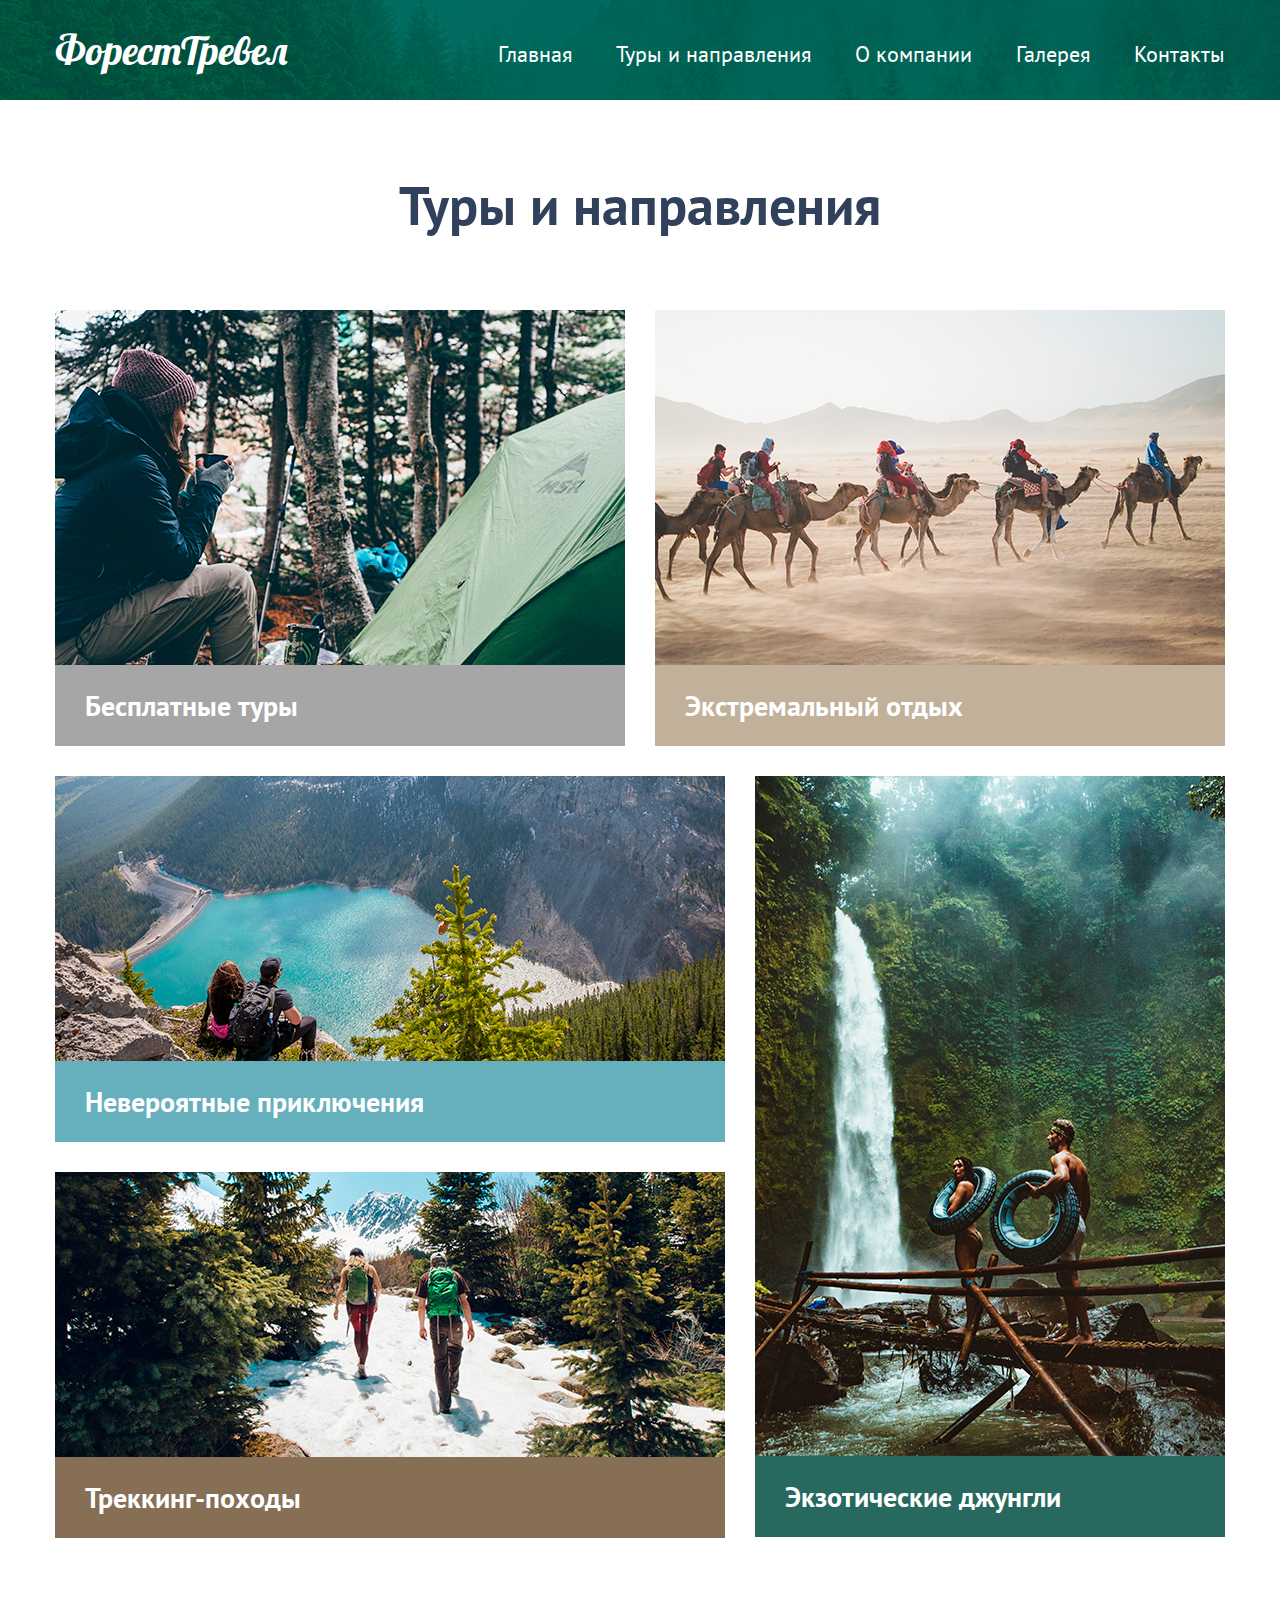
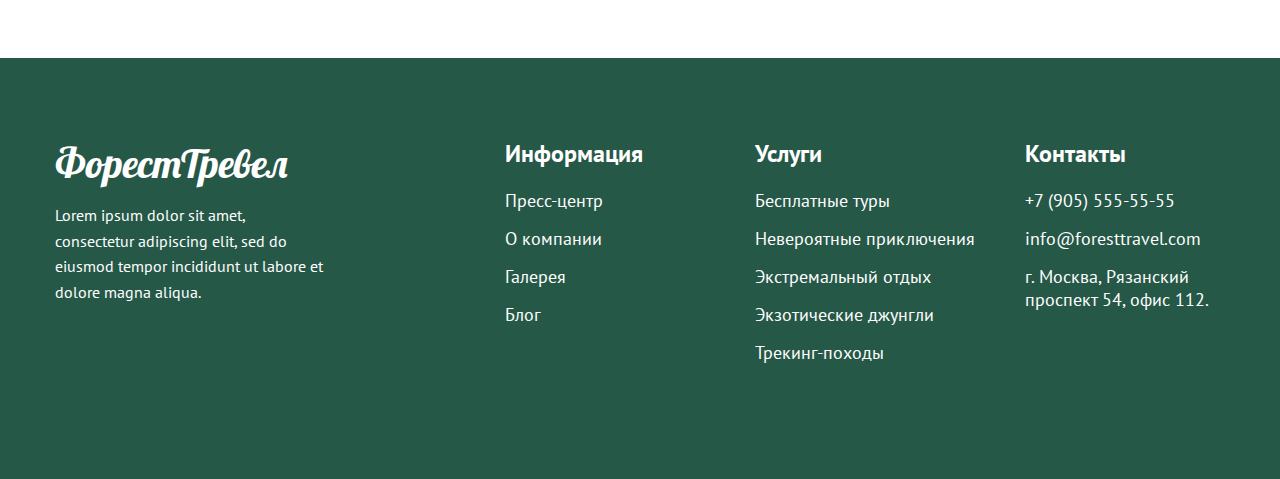
<file: docs/projects/forest-travel/tours.html>
<!DOCTYPE html>
<html lang="ru">
<head>
	<meta charset="UTF-8">
	<meta name="viewport" content="width=device-width, initial-scale=1.0">
	<title>Туры и направления. ФорестТревел</title>
	<link rel="stylesheet" type="text/css" href="./css/main.css">
	<link rel="preconnect" href="https://fonts.gstatic.com">
	<link href="https://fonts.googleapis.com/css2?family=Lobster&family=PT+Sans:ital,wght@0,400;0,700;1,400;1,700&display=swap" rel="stylesheet">
</head>

<body>
	
	<!-- HEADER INNER -->
	<header class="header-inner">
		<div class="container">
			<div class="header-logo">
				<a href="./index.html" class="logo-link">ФорестТревел</a>
			</div>
			<div class="navigation">
				<a href="./index.html" class="navigation-link">Главная</a>
				<a href="./tours.html" class="navigation-link">Туры и направления</a>
				<a href="" class="navigation-link">О компании</a>
				<a href="" class="navigation-link">Галерея</a>
				<a href="./contacts.html" class="navigation-link">Контакты</a>
			</div>
		</div>
	</header>
	<!-- // HEADER INNER -->

	<!-- MAIN -->
	<main class="content-inner">
		<div class="container">
			<h1 class="content-title content-title-tours">Туры и направления</h1>


			<!-- 1st row -->
			<div class="row margin-bottom">

					<a href="" class="tours-type-link float-left">
						<img src="./images/inner-img-1.jpg" alt="Бесплатные туры">
						<h3 class="tours-type-title tours-type-title-free">Бесплатные туры</h3>
					</a>

					<a href="./extreme.html" class="tours-type-link float-right">			
						<img src="./images/inner-img-2.jpg" alt="Экстремальный отдых">
						<h3 class="tours-type-title tours-type-title-extreme">Экстремальный отдых</h3>
					</a>
				
			</div>
			<!-- // 1st row -->

			<!-- // 2nd row -->
			<div class="row">

				<div class="vertical-row float-left">
					<a href="" class="tours-type-link margin-bottom">			
						<img src="./images/inner-img-4.jpg" alt="Невероятные приключения">
						<h3 class="tours-type-title tours-type-title-adventure">Невероятные приключения</h3>
					</a>					
					<a href="./trekking.html" class="tours-type-link">
						<img src="./images/inner-img-5.jpg" alt="Треккинг-походы">
						<h3 class="tours-type-title tours-type-title-trekking">Треккинг-походы</h3>
					</a>					
				</div>

					<a href="" class="tours-type-link float-right">			
						<img src="./images/inner-img-6.jpg" alt="Экзотические джунгли">
						<h3 class="tours-type-title tours-type-title-exotic">Экзотические джунгли</h3>
					</a>
				
			</div>
			<!-- // 2nd row -->

		</div>
	</main>

	<!-- FOOTER -->
	<footer>
		<div class="container">

			<!-- info -->
			<div class="footer-info">
				<h1 class="footer-logo">ФорестТревел</h1>
				<div class="footer-about">
					<p>Lorem ipsum dolor sit amet, consectetur adipiscing elit, sed do eiusmod tempor incididunt ut labore et dolore magna aliqua. </p>
				</div>
			</div>
			<!-- // info -->

			<!-- navigation -->
			<div class="footer-navigation">
				<div class="footer-column footer-col-info">
					<h3 class="footer-title">Информация</h3>
					<ul class="footer-list">
						<li><a href="" class="footer-list-link">Пресс-центр</a></li>
						<li><a href="" class="footer-list-link">О компании</a></li>
						<li><a href="" class="footer-list-link">Галерея</a></li>
						<li><a href="" class="footer-list-link">Блог</a></li>
					</ul>
				</div>
				<div class="footer-column footer-col-services">
					<h3 class="footer-title">Услуги</h3>
					<ul class="footer-list">
						<li><a href="" class="footer-list-link">Бесплатные туры</a></li>
						<li><a href="" class="footer-list-link">Невероятные приключения</a></li>
						<li><a href="" class="footer-list-link">Экстремальный отдых</a></li>
						<li><a href="" class="footer-list-link">Экзотические джунгли</a></li>
						<li><a href="./trekking.html" class="footer-list-link">Трекинг-походы</a></li>
					</ul>
				</div>
				<div class="footer-column footer-col-contacts">
					<h3 class="footer-title">Контакты</h3>
					<p>+7 (905) 555-55-55</p>
					<p>info@foresttravel.com</p>
					<p>г. Москва, Рязанский проспект 54, офис 112.</p>
				</div>
			</div>
			<!-- // navigation -->

		</div>
	</footer>
	<!-- // FOOTER -->

</body>
</html>
</file>
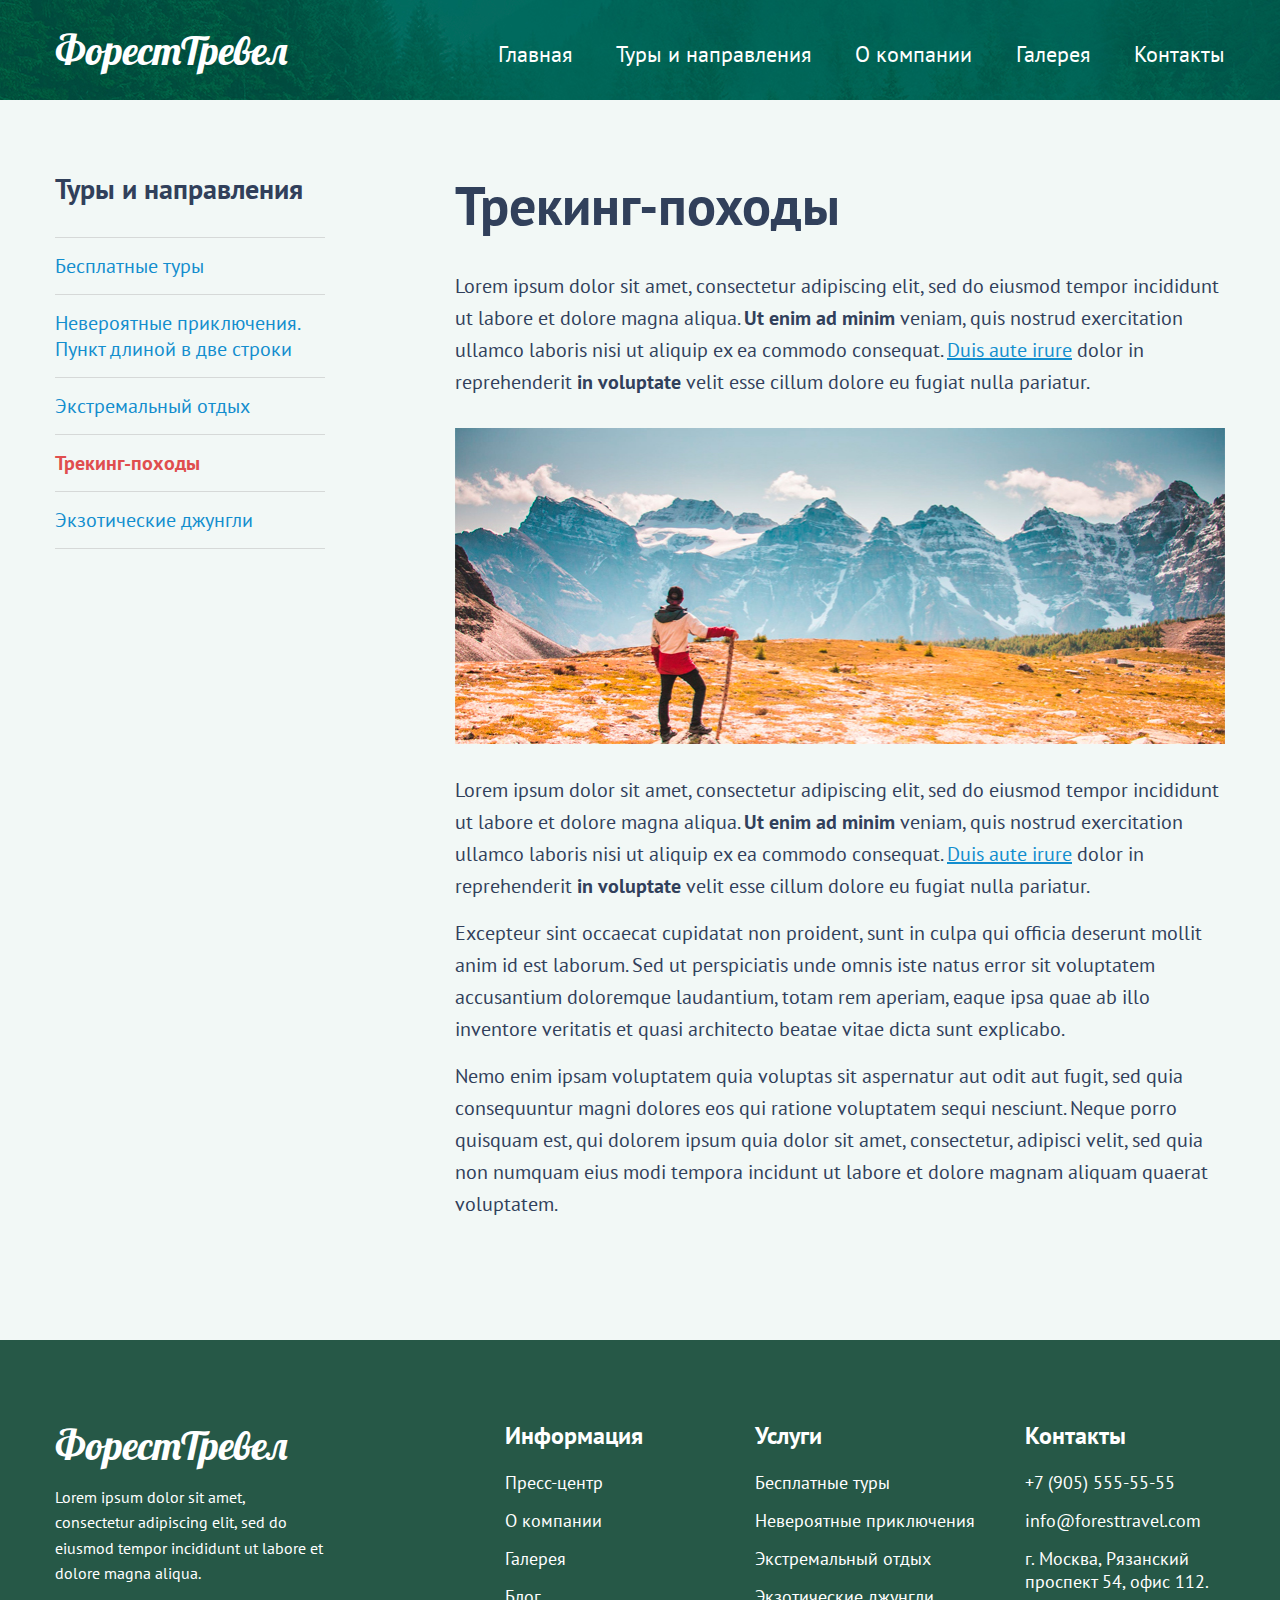
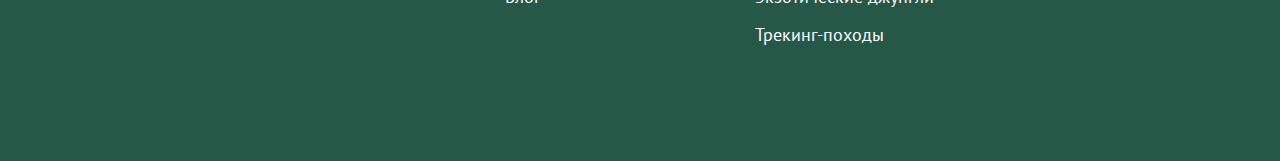
<file: docs/projects/forest-travel/trekking.html>
<!DOCTYPE html>
<html lang="ru">
<head>
	<meta charset="UTF-8">
	<meta name="viewport" content="width=device-width, initial-scale=1.0">
	<title>Трекинг-походы. ФорестТревел</title>
	<link rel="stylesheet" type="text/css" href="./css/main.css">
	<link rel="preconnect" href="https://fonts.gstatic.com">
	<link href="https://fonts.googleapis.com/css2?family=Lobster&family=PT+Sans:ital,wght@0,400;0,700;1,400;1,700&display=swap" rel="stylesheet">
</head>

<body class="bg-inner">

	<!-- HEADER INNER -->
	<header class="header-inner">
		<div class="container">
			<div class="header-logo">
				<a href="./index.html" class="logo-link">ФорестТревел</a>
			</div>
			<div class="navigation">
				<a href="./index.html" class="navigation-link">Главная</a>
				<a href="./tours.html" class="navigation-link">Туры и направления</a>
				<a href="#" class="navigation-link">О компании</a>
				<a href="#" class="navigation-link">Галерея</a>
				<a href="./contacts.html" class="navigation-link">Контакты</a>
			</div>
		</div>
	</header>
	<!-- // HEADER INNER -->

	<!-- MAIN -->
	<main class="content-inner">
		<div class="container">

			<aside class="articles-menu float-left">
				<h3 class="title-medium article-title">Туры и направления</h3>
				<ul class="articles-menu-list">
					<li><a href="" class="articles-menu-link">Бесплатные туры</a></li>
					<li><a href="" class="articles-menu-link">Невероятные приключения. Пункт длиной в две строки</a></li>
					<li><a href="./extreme.html" class="articles-menu-link">Экстремальный отдых</a></li>
					<li><a href="./trekking.html" class="articles-menu-link articles-menu-link-active">Трекинг-походы</a></li>
					<li><a href="" class="articles-menu-link">Экзотические джунгли</a></li>
				</ul>
			</aside>

			<article class="articles-content float-right">
				<h2 class="content-title article-title">Трекинг-походы</h2>
				<p>Lorem ipsum dolor sit amet, consectetur adipiscing elit, sed do eiusmod tempor incididunt ut labore et dolore magna aliqua. <strong>Ut enim ad minim</strong> veniam, quis nostrud exercitation ullamco laboris nisi ut aliquip ex ea commodo consequat. <a href="">Duis aute irure</a> dolor in reprehenderit <strong>in voluptate</strong> velit esse cillum dolore eu fugiat nulla pariatur.</p>
				<img src="./images/article-img-1.jpg" alt="Трекинг-походы">
				<p>Lorem ipsum dolor sit amet, consectetur adipiscing elit, sed do eiusmod tempor incididunt ut labore et dolore magna aliqua. <strong>Ut enim ad minim</strong> veniam, quis nostrud exercitation ullamco laboris nisi ut aliquip ex ea commodo consequat. <a href="">Duis aute irure</a> dolor in reprehenderit <strong>in voluptate</strong> velit esse cillum dolore eu fugiat nulla pariatur.</p>
				<p>Excepteur sint occaecat cupidatat non proident, sunt in culpa qui officia deserunt mollit anim id est laborum. Sed ut perspiciatis unde omnis iste natus error sit voluptatem accusantium doloremque laudantium, totam rem aperiam, eaque ipsa quae ab illo inventore veritatis et quasi architecto beatae vitae dicta sunt explicabo.</p>
				<p>Nemo enim ipsam voluptatem quia voluptas sit aspernatur aut odit aut fugit, sed quia consequuntur magni dolores eos qui ratione voluptatem sequi nesciunt. Neque porro quisquam est, qui dolorem ipsum quia dolor sit amet, consectetur, adipisci velit, sed quia non numquam eius modi tempora incidunt ut labore et dolore magnam aliquam quaerat voluptatem.</p>
				
			</article>		

		</div>
	</main>
	<!-- // MAIN -->

	<!-- FOOTER -->
	<footer>
		<div class="container">

			<!-- info -->
			<div class="footer-info">
				<h1 class="footer-logo">ФорестТревел</h1>
				<div class="footer-about">
					<p>Lorem ipsum dolor sit amet, consectetur adipiscing elit, sed do eiusmod tempor incididunt ut labore et dolore magna aliqua. </p>
				</div>
			</div>
			<!-- // info -->

			<!-- navigation -->
			<div class="footer-navigation">
				<div class="footer-column footer-col-info">
					<h3 class="footer-title">Информация</h3>
					<ul class="footer-list">
						<li><a href="" class="footer-list-link">Пресс-центр</a></li>
						<li><a href="" class="footer-list-link">О компании</a></li>
						<li><a href="" class="footer-list-link">Галерея</a></li>
						<li><a href="" class="footer-list-link">Блог</a></li>
					</ul>
				</div>
				<div class="footer-column footer-col-services">
					<h3 class="footer-title">Услуги</h3>
					<ul class="footer-list">
						<li><a href="" class="footer-list-link">Бесплатные туры</a></li>
						<li><a href="" class="footer-list-link">Невероятные приключения</a></li>
						<li><a href="./extreme.html" class="footer-list-link">Экстремальный отдых</a></li>
						<li><a href="" class="footer-list-link">Экзотические джунгли</a></li>
						<li><a href="./trekking.html" class="footer-list-link">Трекинг-походы</a></li>
					</ul>
				</div>
				<div class="footer-column footer-col-contacts">
					<h3 class="footer-title">Контакты</h3>
					<p>+7 (905) 555-55-55</p>
					<p>info@foresttravel.com</p>
					<p>г. Москва, Рязанский проспект 54, офис 112.</p>
				</div>
			</div>
			<!-- // navigation -->

		</div>
	</footer>
	<!-- // FOOTER -->


</body>
</html>
</file>
<file: docs/css/main.css>
* {
  -webkit-box-sizing: border-box;
     -moz-box-sizing: border-box;
          box-sizing: border-box;
}
html {
  scroll-behavior: smooth;
}
html,
body,
h1,
h2,
h3,
h4,
p,
ul {
  margin: 0;
  padding: 0;
}
html,
body {
  font-family: 'MPLUS 1p', sans-serif;
  width: 100%;
  height: 100%;
}
body.active {
  overflow: hidden;
}
img,
svg {
  max-width: 100%;
  height: auto;
  vertical-align: top;
}
ul {
  list-style: none;
}
textarea {
  resize: none;
}
.container {
  max-width: 740px;
  padding: 0 15px 0;
  margin: 0 auto;
  z-index: 2;
}
@media (min-width: 1200px) {
  .container {
    max-width: 1140px;
    padding: 0;
  }
}
.row {
  display: -webkit-box;
  display: -webkit-flex;
  display: -moz-box;
  display: -ms-flexbox;
  display: flex;
  -webkit-flex-wrap: wrap;
      -ms-flex-wrap: wrap;
          flex-wrap: wrap;
  -webkit-box-pack: center;
  -webkit-justify-content: center;
     -moz-box-pack: center;
      -ms-flex-pack: center;
          justify-content: center;
}
@media (min-width: 768px) {
  .row {
    -webkit-box-pack: justify;
    -webkit-justify-content: space-between;
       -moz-box-pack: justify;
        -ms-flex-pack: justify;
            justify-content: space-between;
  }
}
.overlay {
  display: none;
  position: fixed;
  width: 100%;
  height: 100%;
  background-color: rgba(0, 0, 0, 0.3);
  z-index: 4;
}
.overlay.active {
  display: block;
}
.accent {
  position: relative;
}
.accent::before {
  position: absolute;
  right: 5px;
  bottom: 3px;
  content: "\00B4";
}
.section-title {
  display: inline-block;
  font-size: 42px;
  font-weight: 900;
}
@media (min-width: 768px) {
  .section-title {
    font-size: 52px;
  }
}
@media (min-width: 1200px) {
  .section-title {
    font-size: 64px;
  }
}
.title-medium {
  margin: 0 0 23px;
  font-size: 30px;
  font-weight: 900;
  text-align: left;
  color: #000000;
}
@media (min-width: 768px) {
  .title-medium {
    margin: 0 0 30px;
    font-size: 32px;
  }
}
@media (min-width: 1200px) {
  .title-medium {
    font-size: 40px;
  }
}
@media (min-width: 1200px) {
  .logo:hover::after {
    background-color: #8fcfdf;
  }
}
@media (min-width: 1200px) {
  .logo:focus::after {
    background-color: #8fcfdf;
  }
}
.logo:active::after {
  background-color: #ffd300;
}
.navigation-menu__link::after {
  display: none;
  position: absolute;
  left: 0px;
  bottom: 5px;
  width: 0;
  height: 5px;
  z-index: -1;
  content: "";
  background-color: #37a9c7;
  -webkit-transition: all 0.2s linear;
  -o-transition: all 0.2s linear;
  -moz-transition: all 0.2s linear;
  transition: all 0.2s linear;
}
@media (min-width: 1200px) {
  .navigation-menu__link::after {
    display: block;
  }
}
.navigation-menu__link:hover::after,
.navigation-menu__link:focus::after {
  width: 100%;
}
.navigation-menu__link:active::after {
  width: 100%;
  background-color: #ffd300;
}
.mobile-menu__info .navigation-menu__link:active {
  color: #ffd300;
  border-bottom: 2px solid #ffd300;
}
.mobile-menu__info .navigation-menu__link:focus {
  color: #ffd300;
  border-bottom: 2px solid #ffd300;
}
.mobile-menu__info .section-link:active {
  color: #ffd300;
  border-bottom: 2px solid #ffd300;
}
.mobile-menu__info .section-link:focus {
  color: #ffd300;
  border-bottom: 2px solid #ffd300;
}
.header__socials-link svg:hover {
  color: #039be5;
  -webkit-transition: all 0.2s linear;
  -o-transition: all 0.2s linear;
  -moz-transition: all 0.2s linear;
  transition: all 0.2s linear;
}
.header__socials-link svg:active {
  color: #ffd300;
  -webkit-transition: all 0.2s linear;
  -o-transition: all 0.2s linear;
  -moz-transition: all 0.2s linear;
  transition: all 0.2s linear;
}
.button:hover,
.button:focus {
  border: 4px solid #aedde9;
  background-color: #aedde9;
  -webkit-box-shadow: 0 2px 5px rgba(43, 43, 43, 0.3);
     -moz-box-shadow: 0 2px 5px rgba(43, 43, 43, 0.3);
          box-shadow: 0 2px 5px rgba(43, 43, 43, 0.3);
}
.button:active {
  border: 4px solid #ffd300;
  background-color: #ffd300;
  -webkit-box-shadow: 0 2px 5px rgba(43, 43, 43, 0.3);
     -moz-box-shadow: 0 2px 5px rgba(43, 43, 43, 0.3);
          box-shadow: 0 2px 5px rgba(43, 43, 43, 0.3);
}
.button.button-white:hover,
.button.button-white:focus {
  background-color: #fff;
  border: 4px solid rgba(70, 70, 70, 0.5);
  color: rgba(70, 70, 70, 0.5);
  -webkit-box-shadow: 0 2px 5px rgba(43, 43, 43, 0.3);
     -moz-box-shadow: 0 2px 5px rgba(43, 43, 43, 0.3);
          box-shadow: 0 2px 5px rgba(43, 43, 43, 0.3);
}
.button.button-white:active {
  color: #ffd300;
  border: 4px solid #ffd300;
  -webkit-box-shadow: 0 2px 5px rgba(43, 43, 43, 0.3);
     -moz-box-shadow: 0 2px 5px rgba(43, 43, 43, 0.3);
          box-shadow: 0 2px 5px rgba(43, 43, 43, 0.3);
}
.socials-link:hover img {
  -webkit-box-shadow: 0 5px 5px rgba(43, 43, 43, 0.3);
     -moz-box-shadow: 0 5px 5px rgba(43, 43, 43, 0.3);
          box-shadow: 0 5px 5px rgba(43, 43, 43, 0.3);
}
.socials-link:focus img {
  -webkit-box-shadow: 0 5px 5px rgba(43, 43, 43, 0.3);
     -moz-box-shadow: 0 5px 5px rgba(43, 43, 43, 0.3);
          box-shadow: 0 5px 5px rgba(43, 43, 43, 0.3);
}
.socials-link:active img {
  -webkit-box-shadow: 0 5px 5px rgba(0, 0, 0, 0.5);
     -moz-box-shadow: 0 5px 5px rgba(0, 0, 0, 0.5);
          box-shadow: 0 5px 5px rgba(0, 0, 0, 0.5);
}
@media (min-width: 1200px) {
  .section-link:hover,
  .footer__link:hover {
    color: #039be5;
    border-bottom: 2px solid #039be5;
  }
}
.section-link:focus,
.footer__link:focus {
  color: #ffd300;
  border-bottom: 2px solid #ffd300;
}
.section-link:active,
.footer__link:active {
  color: #ffd300;
  border-bottom: 2px solid #ffd300;
}
.portfolio__filter-item::after {
  position: absolute;
  left: 0px;
  bottom: 8px;
  width: 0;
  height: 7px;
  z-index: -1;
  content: "";
  background-color: #fbdc4d;
  -webkit-transition: all 0.2s linear;
  -o-transition: all 0.2s linear;
  -moz-transition: all 0.2s linear;
  transition: all 0.2s linear;
}
@media (min-width: 1200px) {
  .portfolio__filter-item:hover::after {
    width: 100%;
  }
}
.portfolio__filter-item:focus::after {
  width: 100%;
}
.portfolio__filter-item:active::after {
  width: 100%;
  background-color: #fca000;
}
@media (min-width: 1200px) {
  .portfolio__filter-item:hover {
    color: #000000;
  }
}
.portfolio__filter-item:focus,
.portfolio__filter-item:active {
  color: #000000;
}
@media (min-width: 1200px) {
  .portfolio__card:hover {
    text-shadow: 0 3px 7px rgba(43, 43, 43, 0.3);
  }
  .portfolio__card:hover img {
    position: relative;
    -webkit-box-shadow: 0 5px 10px rgba(43, 43, 43, 0.3);
       -moz-box-shadow: 0 5px 10px rgba(43, 43, 43, 0.3);
            box-shadow: 0 5px 10px rgba(43, 43, 43, 0.3);
  }
}
.portfolio__card:focus {
  text-shadow: 0 3px 7px rgba(43, 43, 43, 0.3);
}
.portfolio__card:focus img {
  position: relative;
  -webkit-box-shadow: 0 5px 10px rgba(43, 43, 43, 0.3);
     -moz-box-shadow: 0 5px 10px rgba(43, 43, 43, 0.3);
          box-shadow: 0 5px 10px rgba(43, 43, 43, 0.3);
}
.portfolio__card:active {
  color: #ffd300;
  text-shadow: 0 3px 7px rgba(43, 43, 43, 0.5);
}
.portfolio__card:active img {
  -webkit-box-shadow: 0 5px 15px rgba(43, 43, 43, 0.6);
     -moz-box-shadow: 0 5px 15px rgba(43, 43, 43, 0.6);
          box-shadow: 0 5px 15px rgba(43, 43, 43, 0.6);
}
@media (min-width: 1200px) {
  .timeline__step:hover,
  .timeline__step:focus {
    text-shadow: 0 3px 7px rgba(43, 43, 43, 0.3);
    padding-left: 90px;
  }
  .timeline__step:hover:nth-child(odd),
  .timeline__step:focus:nth-child(odd) {
    padding-right: 90px;
  }
  .timeline__step:hover .step-image,
  .timeline__step:focus .step-image {
    padding: 18px;
    -webkit-box-shadow: 2px 3px 35px rgba(0, 112, 187, 0.7);
       -moz-box-shadow: 2px 3px 35px rgba(0, 112, 187, 0.7);
            box-shadow: 2px 3px 35px rgba(0, 112, 187, 0.7);
  }
}
.contacts__links-list-item:hover .item-type,
.contacts__links-list-item:hover .item-link,
.contacts__links-list-item:hover .item-text {
  color: #039be5;
}
.contacts__links-list-item:focus .item-type,
.contacts__links-list-item:active .item-type,
.contacts__links-list-item:focus .item-link,
.contacts__links-list-item:active .item-link,
.contacts__links-list-item:focus .item-text,
.contacts__links-list-item:active .item-text {
  color: #ffd300;
}
.toggle-menu {
  position: fixed;
  top: 35px;
  right: 15px;
  width: 60px;
  height: 60px;
  padding: 10px;
  -webkit-border-radius: 50%;
     -moz-border-radius: 50%;
          border-radius: 50%;
  background-color: #37a9c7;
  display: -webkit-box;
  display: -webkit-flex;
  display: -moz-box;
  display: -ms-flexbox;
  display: flex;
  -webkit-box-align: center;
  -webkit-align-items: center;
     -moz-box-align: center;
      -ms-flex-align: center;
          align-items: center;
  cursor: pointer;
  z-index: 10;
  -webkit-transition: all 0.3s ease;
  -o-transition: all 0.3s ease;
  -moz-transition: all 0.3s ease;
  transition: all 0.3s ease;
}
.toggle-menu:hover {
  background-color: #aedde9;
}
.toggle-menu:focus,
.toggle-menu:active {
  background-color: #ffd300;
}
@media (min-width: 1200px) {
  .toggle-menu {
    display: none;
  }
}
.toggle-menu .toggle-menu__bar {
  width: 100%;
  height: 5px;
  margin: 0 auto;
  background-color: #000000;
  -webkit-transition: all 0.3s ease;
  -o-transition: all 0.3s ease;
  -moz-transition: all 0.3s ease;
  transition: all 0.3s ease;
}
.toggle-menu::before,
.toggle-menu::after {
  position: absolute;
  left: 10px;
  width: 40px;
  height: 5px;
  margin: 0 auto;
  content: "";
  background-color: #000000;
  -webkit-transition: -webkit-transform 0.5s ease;
  transition: -webkit-transform 0.5s ease;
  -o-transition: -o-transform 0.5s ease;
  -moz-transition: transform 0.5s ease, -moz-transform 0.5s ease;
  transition: transform 0.5s ease;
  transition: transform 0.5s ease, -webkit-transform 0.5s ease, -moz-transform 0.5s ease, -o-transform 0.5s ease;
}
.toggle-menu::before {
  top: 17px;
}
.toggle-menu::after {
  bottom: 17px;
}
.toggle-menu.active .toggle-menu__bar {
  width: 0;
  background-color: transparent;
}
.toggle-menu.active::before,
.toggle-menu.active::after {
  top: 50%;
  -webkit-transform: translateY(-50%);
     -moz-transform: translateY(-50%);
      -ms-transform: translateY(-50%);
       -o-transform: translateY(-50%);
          transform: translateY(-50%);
}
.toggle-menu.active::before {
  -webkit-transform: rotate(-45deg);
     -moz-transform: rotate(-45deg);
      -ms-transform: rotate(-45deg);
       -o-transform: rotate(-45deg);
          transform: rotate(-45deg);
}
.toggle-menu.active::after {
  -webkit-transform: rotate(45deg);
     -moz-transform: rotate(45deg);
      -ms-transform: rotate(45deg);
       -o-transform: rotate(45deg);
          transform: rotate(45deg);
}
button,
input,
textarea {
  outline: none;
  border: none;
  background-color: transparent;
  cursor: pointer;
  font-family: 'MPLUS 1p', sans-serif;
}
.button {
  display: inline-block;
  padding: 11px 35px;
  -webkit-border-radius: 31px;
     -moz-border-radius: 31px;
          border-radius: 31px;
  border: 4px solid #37a9c7;
  background-color: #37a9c7;
  font-size: 22px;
  font-weight: 700;
  -webkit-transition: all 0.2s linear;
  -o-transition: all 0.2s linear;
  -moz-transition: all 0.2s linear;
  transition: all 0.2s linear;
}
.button.button-white {
  border: 4px solid #464646;
  background-color: transparent;
  -webkit-transition: all 0.2s linear;
  -o-transition: all 0.2s linear;
  -moz-transition: all 0.2s linear;
  transition: all 0.2s linear;
}
#backtop {
  position: fixed;
  right: 15px;
  bottom: 35px;
  width: 60px;
  height: 60px;
  z-index: 7;
}
@media (min-width: 1200px) {
  #backtop {
    right: 60px;
    bottom: 60px;
  }
}
#backtop svg path {
  -webkit-transition: all 0.2s linear;
  -o-transition: all 0.2s linear;
  -moz-transition: all 0.2s linear;
  transition: all 0.2s linear;
}
#backtop:hover svg path,
#backtop:focus svg path {
  fill: #aedde9;
}
#backtop:active svg path {
  fill: #ffd300;
}
a {
  display: inline-block;
  outline: none;
  text-decoration: none;
  color: #000000;
}
.logo {
  position: relative;
  z-index: 1;
  font-size: 42px;
  font-weight: 900;
}
.logo::after {
  position: absolute;
  right: -5px;
  left: -5px;
  bottom: 10px;
  height: 9px;
  z-index: -1;
  content: "";
  background-color: #37a9c7;
  -webkit-transition: all 0.2s linear;
  -o-transition: all 0.2s linear;
  -moz-transition: all 0.2s linear;
  transition: all 0.2s linear;
}
.navigation-menu {
  display: none;
}
@media (min-width: 1200px) {
  .navigation-menu {
    display: -webkit-box;
    display: -webkit-flex;
    display: -moz-box;
    display: -ms-flexbox;
    display: flex;
    -webkit-box-pack: center;
    -webkit-justify-content: center;
       -moz-box-pack: center;
        -ms-flex-pack: center;
            justify-content: center;
  }
}
.navigation-menu__link {
  position: relative;
  margin: 0 0 30px;
  font-size: 20px;
  font-weight: 700;
  line-height: 1.1;
  width: -webkit-fit-content;
  width: -moz-fit-content;
  width: fit-content;
  border-bottom: 2px solid #000000;
  -webkit-transition: all 0.2s linear;
  -o-transition: all 0.2s linear;
  -moz-transition: all 0.2s linear;
  transition: all 0.2s linear;
}
.navigation-menu__link:last-child {
  margin: 0 0 45px;
}
@media (min-width: 1200px) {
  .navigation-menu__link {
    margin: 0 80px 0 0;
    line-height: 1.5;
    width: auto;
    border-bottom: none;
  }
  .navigation-menu__link:last-child {
    margin: 0;
  }
}
.socials-list {
  display: -webkit-box;
  display: -webkit-flex;
  display: -moz-box;
  display: -ms-flexbox;
  display: flex;
  -webkit-box-pack: justify;
  -webkit-justify-content: space-between;
     -moz-box-pack: justify;
      -ms-flex-pack: justify;
          justify-content: space-between;
  max-width: 210px;
}
.socials-link {
  width: 48px;
}
.socials-link img {
  -webkit-border-radius: 50%;
     -moz-border-radius: 50%;
          border-radius: 50%;
  -webkit-transition: all 0.2s linear;
  -o-transition: all 0.2s linear;
  -moz-transition: all 0.2s linear;
  transition: all 0.2s linear;
}
.section-link {
  margin: 18px 0 0;
  border-bottom: 2px solid #000000;
  font-size: 18px;
  font-weight: 500;
  line-height: 1.1;
  -webkit-transition: all 0.2s linear;
  -o-transition: all 0.2s linear;
  -moz-transition: all 0.2s linear;
  transition: all 0.2s linear;
}
@media (min-width: 768px) {
  .section-link {
    margin: 22px 0 0;
    font-size: 20px;
  }
}
@media (min-width: 1200px) {
  .section-link {
    margin: 30px 0 0;
    font-size: 24px;
  }
}
.underline {
  display: inline-block;
  width: -webkit-fit-content;
  width: -moz-fit-content;
  width: fit-content;
  position: relative;
  z-index: 2;
}
.underline:last-child {
  padding-left: 5px;
}
.underline:last-child::after {
  left: 0;
}
.underline::after {
  position: absolute;
  right: -5px;
  left: -5px;
  bottom: 5px;
  height: 12px;
  z-index: -1;
  content: "";
  background-color: #37a9c7;
}
@media (min-width: 768px) {
  .underline {
    display: block;
  }
}
.section-underline {
  position: relative;
  z-index: 2;
}
.section-underline::after {
  position: absolute;
  right: -5px;
  left: -5px;
  bottom: 10px;
  height: 12px;
  z-index: -1;
  content: "";
  background-color: #37a9c7;
}
@media (min-width: 768px) {
  .section-underline::after {
    bottom: 13px;
  }
}
@media (min-width: 1200px) {
  .section-underline::after {
    bottom: 19px;
  }
}
.underline-small {
  position: relative;
  z-index: 2;
}
.underline-small::after {
  display: none;
  position: absolute;
  right: -5px;
  left: -5px;
  bottom: 6px;
  height: 7px;
  z-index: -1;
  content: "";
  background-color: #86cbde;
}
@media (min-width: 1200px) {
  .underline-small::after {
    display: block;
  }
}
.mobile-menu {
  position: fixed;
  top: 0;
  bottom: 0;
  right: 0;
  width: 100%;
  max-width: 320px;
  padding: 35px 25px 0;
  -webkit-transform: translateX(100%);
     -moz-transform: translateX(100%);
      -ms-transform: translateX(100%);
       -o-transform: translateX(100%);
          transform: translateX(100%);
  background-color: #fff;
  z-index: 4;
  -webkit-transition: all 0.5s linear;
  -o-transition: all 0.5s linear;
  -moz-transition: all 0.5s linear;
  transition: all 0.5s linear;
}
@media (min-width: 1200px) {
  .mobile-menu {
    display: none;
  }
}
.mobile-menu.active {
  -webkit-transform: translate(0);
     -moz-transform: translate(0);
      -ms-transform: translate(0);
       -o-transform: translate(0);
          transform: translate(0);
}
.mobile-menu.active .mobile-menu__logo,
.mobile-menu.active .mobile-menu__info {
  opacity: 1;
}
.mobile-menu__logo {
  opacity: 0;
  max-width: 60px;
  margin: 0 0 30px;
  -webkit-transition: all 0.4s linear;
  -o-transition: all 0.4s linear;
  -moz-transition: all 0.4s linear;
  transition: all 0.4s linear;
}
.mobile-menu__info {
  opacity: 0;
  -webkit-transition: all 0.4s linear;
  -o-transition: all 0.4s linear;
  -moz-transition: all 0.4s linear;
  transition: all 0.4s linear;
}
.mobile-menu__info .navigation-menu {
  display: -webkit-box;
  display: -webkit-flex;
  display: -moz-box;
  display: -ms-flexbox;
  display: flex;
  -webkit-box-orient: vertical;
  -webkit-box-direction: normal;
  -webkit-flex-direction: column;
     -moz-box-orient: vertical;
     -moz-box-direction: normal;
      -ms-flex-direction: column;
          flex-direction: column;
}
.mobile-menu__info .section-link {
  margin: 40px 0 0;
  width: -webkit-fit-content;
  width: -moz-fit-content;
  width: fit-content;
  color: #009ce6;
  border-bottom: 2px solid #009ce6;
}
header {
  position: relative;
  background-color: #ffffff;
  max-width: 1600px;
  margin: 0 auto;
  padding: 35px 0 100px;
  overflow: hidden;
  color: #393f47;
}
@media (min-width: 768px) {
  header {
    padding: 35px 0 70px;
  }
}
@media (min-width: 1200px) {
  header {
    background-image: url('../images/line.jpg');
    -moz-background-size: auto;
         background-size: auto;
    background-position: center;
    background-repeat: repeat-y;
    padding: 75px 0 240px;
    z-index: 1;
  }
}
.header__navigation {
  display: -webkit-box;
  display: -webkit-flex;
  display: -moz-box;
  display: -ms-flexbox;
  display: flex;
  -webkit-box-pack: justify;
  -webkit-justify-content: space-between;
     -moz-box-pack: justify;
      -ms-flex-pack: justify;
          justify-content: space-between;
  -webkit-box-align: center;
  -webkit-align-items: center;
     -moz-box-align: center;
      -ms-flex-align: center;
          align-items: center;
  max-width: 740px;
  margin: 0 auto 25px;
  padding: 0 15px 0;
}
@media (min-width: 768px) {
  .header__navigation {
    max-width: 1080px;
    margin: 0 auto 70px;
  }
}
@media (min-width: 1200px) {
  .header__navigation {
    max-width: 1400px;
    margin: 0 auto 170px;
  }
}
.header__socials {
  display: none;
}
@media (min-width: 1200px) {
  .header__socials {
    display: -webkit-box;
    display: -webkit-flex;
    display: -moz-box;
    display: -ms-flexbox;
    display: flex;
    -webkit-box-pack: justify;
    -webkit-justify-content: space-between;
       -moz-box-pack: justify;
        -ms-flex-pack: justify;
            justify-content: space-between;
  }
}
.header__socials-link {
  width: 30px;
  margin: 0 20px 0 0;
}
.header__socials-link:last-child {
  margin: 0;
}
.tg-link {
  position: relative;
  top: 2px;
}
.header__content-bio {
  display: -webkit-box;
  display: -webkit-flex;
  display: -moz-box;
  display: -ms-flexbox;
  display: flex;
  -webkit-box-pack: justify;
  -webkit-justify-content: space-between;
     -moz-box-pack: justify;
      -ms-flex-pack: justify;
          justify-content: space-between;
  -webkit-box-orient: horizontal;
  -webkit-box-direction: normal;
  -webkit-flex-direction: row;
     -moz-box-orient: horizontal;
     -moz-box-direction: normal;
      -ms-flex-direction: row;
          flex-direction: row;
  -webkit-flex-wrap: wrap;
      -ms-flex-wrap: wrap;
          flex-wrap: wrap;
  position: relative;
  z-index: 2;
}
@media (min-width: 463px) {
  .header__content-bio {
    -webkit-box-pack: center;
    -webkit-justify-content: center;
       -moz-box-pack: center;
        -ms-flex-pack: center;
            justify-content: center;
  }
}
@media (min-width: 768px) {
  .header__content-bio {
    -webkit-box-pack: justify;
    -webkit-justify-content: space-between;
       -moz-box-pack: justify;
        -ms-flex-pack: justify;
            justify-content: space-between;
    -webkit-box-orient: horizontal;
    -webkit-box-direction: reverse;
    -webkit-flex-direction: row-reverse;
       -moz-box-orient: horizontal;
       -moz-box-direction: reverse;
        -ms-flex-direction: row-reverse;
            flex-direction: row-reverse;
    -webkit-flex-wrap: nowrap;
        -ms-flex-wrap: nowrap;
            flex-wrap: nowrap;
  }
}
.header__image {
  position: relative;
  width: 100%;
  max-width: 400px;
  margin: 0 0 80px;
}
.header__image img {
  background-color: #86cbde;
}
.header__image::before {
  display: none;
  position: absolute;
  width: 100%;
  height: 100%;
  z-index: -1;
  right: -100px;
  bottom: -130px;
  content: "";
  background-color: rgba(255, 255, 255, 0.4);
}
@media (min-width: 768px) {
  .header__image::before {
    display: block;
  }
}
@media (min-width: 768px) {
  .header__image {
    max-width: 42%;
    margin: 0;
  }
}
.header__description {
  display: -webkit-box;
  display: -webkit-flex;
  display: -moz-box;
  display: -ms-flexbox;
  display: flex;
  -webkit-box-orient: vertical;
  -webkit-box-direction: normal;
  -webkit-flex-direction: column;
     -moz-box-orient: vertical;
     -moz-box-direction: normal;
      -ms-flex-direction: column;
          flex-direction: column;
  -webkit-box-pack: start;
  -webkit-justify-content: flex-start;
     -moz-box-pack: start;
      -ms-flex-pack: start;
          justify-content: flex-start;
  max-width: 100%;
}
@media (min-width: 463px) {
  .header__description {
    -webkit-box-align: center;
    -webkit-align-items: center;
       -moz-box-align: center;
        -ms-flex-align: center;
            align-items: center;
  }
}
@media (min-width: 768px) {
  .header__description {
    max-width: 48%;
    -webkit-box-align: stretch;
    -webkit-align-items: stretch;
       -moz-box-align: stretch;
        -ms-flex-align: stretch;
            align-items: stretch;
  }
}
.name-title {
  margin: 0 0 25px;
  font-size: 42px;
  line-height: 1.2;
  font-weight: 800;
  text-align: left;
  color: #000000;
}
@media (min-width: 768px) {
  .name-title {
    font-size: 52px;
  }
}
@media (min-width: 1200px) {
  .name-title {
    font-size: 90px;
    line-height: 1;
  }
}
.content-text {
  margin: 0 0 35px;
  color: #393f47;
  font-size: 18px;
  font-weight: 500;
  line-height: 1.6;
}
@media (min-width: 463px) {
  .content-text {
    text-align: center;
  }
}
@media (min-width: 768px) {
  .content-text {
    text-align: left;
  }
}
@media (min-width: 1200px) {
  .content-text {
    font-size: 24px;
    line-height: 1.5;
  }
}
.header__buttons .button {
  margin: 0 20px 0 0;
}
.header__buttons .button:last-child {
  margin: 0;
}
.header__buttons {
  display: none;
}
@media (min-width: 1200px) {
  .header__buttons {
    display: inline-block;
  }
}
.header__background {
  position: relative;
  margin: 0 auto;
  -webkit-transform: scale(1.75);
     -moz-transform: scale(1.75);
      -ms-transform: scale(1.75);
       -o-transform: scale(1.75);
          transform: scale(1.75);
  z-index: 1;
}
@media (min-width: 768px) {
  .header__background {
    margin: -40px auto 0;
    -webkit-transform: none;
       -moz-transform: none;
        -ms-transform: none;
         -o-transform: none;
            transform: none;
  }
}
@media (min-width: 1200px) {
  .header__background {
    max-width: 1600px;
    margin: -110px auto 0;
  }
}
.header__wrapper {
  margin: 88px 0 0;
}
@media (min-width: 768px) {
  .header__wrapper {
    margin: -50px 0 0;
    padding: 50px 0 0;
  }
}
.header__content-skills {
  display: -webkit-box;
  display: -webkit-flex;
  display: -moz-box;
  display: -ms-flexbox;
  display: flex;
  -webkit-box-pack: start;
  -webkit-justify-content: flex-start;
     -moz-box-pack: start;
      -ms-flex-pack: start;
          justify-content: flex-start;
  -webkit-flex-wrap: wrap;
      -ms-flex-wrap: wrap;
          flex-wrap: wrap;
  position: relative;
}
@media (min-width: 680px) {
  .header__content-skills {
    -webkit-box-pack: center;
    -webkit-justify-content: center;
       -moz-box-pack: center;
        -ms-flex-pack: center;
            justify-content: center;
  }
}
@media (min-width: 768px) {
  .header__content-skills {
    -webkit-flex-wrap: nowrap;
        -ms-flex-wrap: nowrap;
            flex-wrap: nowrap;
    -webkit-box-pack: start;
    -webkit-justify-content: flex-start;
       -moz-box-pack: start;
        -ms-flex-pack: start;
            justify-content: flex-start;
  }
}
@media (min-width: 1200px) {
  .header__content-skills {
    -webkit-box-pack: justify;
    -webkit-justify-content: space-between;
       -moz-box-pack: justify;
        -ms-flex-pack: justify;
            justify-content: space-between;
    padding: 0 75px 0 0;
  }
}
.header__skills {
  margin: 0 0 20px;
  max-width: 100%;
}
@media (min-width: 680px) {
  .header__skills {
    max-width: 54%;
    margin: 0;
  }
}
.skills-list {
  margin: 0;
  font-size: 18px;
  font-weight: 500;
  line-height: 1.2;
  color: #000000;
}
@media (min-width: 1200px) {
  .skills-list {
    margin: 0 0 30px;
    font-size: 24px;
  }
}
.skills-list li {
  position: relative;
  padding: 0 0 15px;
}
@media (min-width: 1200px) {
  .skills-list li {
    padding: 0 0 4px 30px;
  }
}
.skills-list li::before {
  display: none;
  position: absolute;
  top: 0;
  left: 0;
  content: "\2014";
}
@media (min-width: 1200px) {
  .skills-list li::before {
    display: block;
  }
}
.header__contacts {
  max-width: 100%;
}
@media (min-width: 695px) {
  .header__contacts {
    max-width: 38%;
  }
}
.portfolio {
  padding: 45px 0 120px;
  background-color: #f4f8f9;
  color: #000000;
}
@media (min-width: 768px) {
  .portfolio {
    padding: 62px 0 120px;
  }
}
@media (min-width: 1200px) {
  .portfolio {
    padding: 100px 0 125px;
  }
}
.portfolio__title {
  margin: 0 0 38px;
  text-align: center;
}
@media (min-width: 1200px) {
  .portfolio__title {
    margin: 0 0 45px;
  }
}
.portfolio__filter {
  display: none;
}
@media (min-width: 768px) {
  .portfolio__filter {
    display: -webkit-box;
    display: -webkit-flex;
    display: -moz-box;
    display: -ms-flexbox;
    display: flex;
    -webkit-box-pack: start;
    -webkit-justify-content: flex-start;
       -moz-box-pack: start;
        -ms-flex-pack: start;
            justify-content: flex-start;
    margin: 0 0 45px;
  }
}
.portfolio__filter-item {
  position: relative;
  z-index: 1;
  margin: 0 50px 0 0;
  font-size: 24px;
  font-weight: 900;
  color: #8fa5ae;
  -webkit-transition: all 0.2s linear;
  -o-transition: all 0.2s linear;
  -moz-transition: all 0.2s linear;
  transition: all 0.2s linear;
}
.portfolio__filter-item:last-child {
  margin: 0;
}
@media (min-width: 1200px) {
  .portfolio__filter-item {
    margin: 0 80px 0 0;
    font-size: 28px;
  }
}
.portfolio__card {
  margin: 0 0 40px;
  max-width: 80%;
}
@media (min-width: 768px) {
  .portfolio__card {
    max-width: 47%;
    margin: 0 0 43px;
  }
}
@media (min-width: 1200px) {
  .portfolio__card {
    margin: 0 0 55px;
    -webkit-transition: text-shadow 0.2s linear;
    -o-transition: text-shadow 0.2s linear;
    -moz-transition: text-shadow 0.2s linear;
    transition: text-shadow 0.2s linear;
  }
  .portfolio__card:nth-last-child(1) {
    margin: 0;
  }
  .portfolio__card:nth-last-child(2) {
    margin: 0;
  }
}
.portfolio__card-image {
  margin: 0 0 20px;
}
.portfolio__card-image img {
  background-color: #86cbde;
  -webkit-transition: -webkit-box-shadow 0.2s linear;
  transition: -webkit-box-shadow 0.2s linear;
  -o-transition: box-shadow 0.2s linear;
  -moz-transition: box-shadow 0.2s linear, -moz-box-shadow 0.2s linear;
  transition: box-shadow 0.2s linear;
  transition: box-shadow 0.2s linear, -webkit-box-shadow 0.2s linear, -moz-box-shadow 0.2s linear;
}
@media (min-width: 768px) {
  .portfolio__card-image img {
    height: 250px;
  }
}
@media (min-width: 1200px) {
  .portfolio__card-image img {
    height: 370px;
  }
}
.portfolio__card-title {
  font-size: 22px;
  font-weight: 700;
}
@media (min-width: 768px) {
  .portfolio__card-title {
    font-size: 24px;
  }
}
@media (min-width: 1200px) {
  .portfolio__card-title {
    margin: 0 0 5px;
    font-size: 32px;
    font-weight: 700;
  }
}
.portfolio__card-description {
  font-size: 16px;
  font-weight: 300;
}
@media (min-width: 768px) {
  .portfolio__card-description {
    font-size: 18px;
  }
}
@media (min-width: 1200px) {
  .portfolio__card-description {
    font-size: 22px;
  }
}
.timeline {
  position: relative;
  z-index: 1;
  background-color: #ffffff;
  margin: 0 auto;
  padding: 50px 0 60px;
  overflow: hidden;
  color: #000000;
}
@media (min-width: 1200px) {
  .timeline {
    padding: 130px 0 150px;
    background-image: url('../images/timeline/timeline-bg.jpg');
    -moz-background-size: auto;
         background-size: auto;
    background-position: center;
    background-repeat: repeat-y;
  }
}
@media (min-width: 768px) {
  .timeline {
    padding: 75px 0 85px;
  }
}
.timeline__title {
  margin: 0 0 45px;
  text-align: center;
}
.timeline__title h2 {
  font-size: 30px;
}
@media (min-width: 322px) {
  .timeline__title h2 {
    font-size: 38px;
  }
}
@media (min-width: 768px) {
  .timeline__title h2 {
    font-size: 52px;
  }
}
@media (min-width: 1200px) {
  .timeline__title h2 {
    font-size: 64px;
  }
}
@media (min-width: 768px) {
  .timeline__title {
    margin: 0 0 170px;
  }
}
@media (min-width: 1200px) {
  .timeline__title {
    margin: 0 0 160px;
  }
}
@media (min-width: 1200px) {
  .timeline__content {
    padding: 0 45px 0 35px;
  }
}
.timeline__step {
  position: relative;
  text-align: left;
  max-width: 100%;
  min-height: 165px;
  margin: 25px 0 0;
  padding-left: 105px;
  padding-bottom: 30px;
  -webkit-transition: all 0.2s linear;
  -o-transition: all 0.2s linear;
  -moz-transition: all 0.2s linear;
  transition: all 0.2s linear;
}
@media (min-width: 768px) {
  .timeline__step {
    max-width: 50%;
    margin: 20px 0 0;
    padding-left: 80px;
    padding-bottom: 50px;
  }
  .timeline__step:nth-child(even) {
    margin: 40px 0 0 auto;
  }
  .timeline__step:nth-child(odd) {
    margin: 45px 0 0;
    padding-left: 0;
    padding-bottom: 60px;
    padding-right: 80px;
    text-align: right;
  }
  .timeline__step:nth-child(odd) .step-image {
    left: auto;
    right: -34px;
  }
  .timeline__step:nth-child(odd)::after {
    left: auto;
    right: -2px;
  }
}
.timeline__step::after {
  position: absolute;
  top: 90px;
  bottom: 0;
  left: 32px;
  width: 4px;
  content: "";
  -webkit-border-radius: 2px;
     -moz-border-radius: 2px;
          border-radius: 2px;
  background-color: #e1eef4;
}
@media (min-width: 768px) {
  .timeline__step::after {
    top: 95px;
    left: -2px;
  }
}
.timeline__step:first-child {
  margin: 0;
}
.timeline__step:first-child::before {
  display: none;
  position: absolute;
  top: -100px;
  right: 0;
  width: 4px;
  height: 57px;
  content: "";
  -webkit-border-radius: 2px;
     -moz-border-radius: 2px;
          border-radius: 2px;
  background-color: #e1eef4;
}
@media (min-width: 768px) {
  .timeline__step:first-child::before {
    display: block;
  }
}
.timeline__step:last-child {
  padding-bottom: 0;
}
.timeline__step:last-child::after {
  display: none;
}
.step-title {
  display: inline-block;
  margin: 0 0 5px;
  font-size: 20px;
  font-weight: 800;
}
@media (min-width: 768px) {
  .step-title {
    font-size: 24px;
    line-height: 1.2;
  }
}
@media (min-width: 1200px) {
  .step-title {
    font-size: 26px;
    line-height: 1.47;
  }
}
.step-description-text {
  margin: 0 0 10px;
  font-size: 14px;
  font-weight: 500;
  line-height: 1.4;
}
@media (min-width: 768px) {
  .step-description-text {
    font-size: 16px;
    line-height: 1.37;
  }
}
@media (min-width: 1200px) {
  .step-description-text {
    font-size: 18px;
    line-height: 1.2;
  }
}
.step-time {
  font-size: 14px;
  font-weight: 700;
}
@media (min-width: 768px) {
  .step-time {
    font-size: 18px;
  }
}
.step-image {
  position: absolute;
  top: 0;
  left: 0;
  padding: 15px;
  text-align: center;
  -webkit-box-shadow: 2px 3px 35px rgba(0, 112, 187, 0.35);
     -moz-box-shadow: 2px 3px 35px rgba(0, 112, 187, 0.35);
          box-shadow: 2px 3px 35px rgba(0, 112, 187, 0.35);
  -webkit-border-radius: 23px;
     -moz-border-radius: 23px;
          border-radius: 23px;
  background-color: #ffffff;
  -webkit-transition: all 0.2s linear;
  -o-transition: all 0.2s linear;
  -moz-transition: all 0.2s linear;
  transition: all 0.2s linear;
}
@media (min-width: 768px) {
  .step-image {
    top: -15px;
    left: -37px;
  }
}
.contacts {
  position: relative;
  background-color: #f4f8f9;
  margin: 0 auto;
  padding: 47px 0 60px;
  color: #000000;
}
@media (min-width: 768px) {
  .contacts {
    padding: 70px 0 122px;
  }
}
@media (min-width: 1200px) {
  .contacts {
    background-image: url('../images/contacts/contacts-line.jpg');
    -moz-background-size: auto;
         background-size: auto;
    background-position: center;
    background-repeat: repeat-y;
    padding: 125px 0 150px;
  }
}
.contacts__title {
  margin: 0 0 37px;
  text-align: center;
}
@media (min-width: 768px) {
  .contacts__title {
    margin: 0 0 60px;
  }
}
.contacts__content {
  position: relative;
  display: -webkit-box;
  display: -webkit-flex;
  display: -moz-box;
  display: -ms-flexbox;
  display: flex;
  -webkit-box-orient: vertical;
  -webkit-box-direction: normal;
  -webkit-flex-direction: column;
     -moz-box-orient: vertical;
     -moz-box-direction: normal;
      -ms-flex-direction: column;
          flex-direction: column;
  -webkit-box-pack: justify;
  -webkit-justify-content: space-between;
     -moz-box-pack: justify;
      -ms-flex-pack: justify;
          justify-content: space-between;
  z-index: 3;
}
@media (min-width: 768px) {
  .contacts__content {
    -webkit-box-orient: horizontal;
    -webkit-box-direction: normal;
    -webkit-flex-direction: row;
       -moz-box-orient: horizontal;
       -moz-box-direction: normal;
        -ms-flex-direction: row;
            flex-direction: row;
  }
}
.contacts__content::after {
  display: none;
}
@media (min-width: 1200px) {
  .contacts__content::after {
    display: block;
    position: absolute;
    z-index: 2;
    top: 20px;
    left: -325px;
    width: 330px;
    height: 277px;
    content: "";
    background-image: url("../images/contacts/dots.png");
    background-position: right;
    background-repeat: no-repeat;
    -moz-background-size: cover;
         background-size: cover;
  }
}
.contacts__content::before {
  display: none;
}
@media (min-width: 1200px) {
  .contacts__content::before {
    display: block;
    position: absolute;
    z-index: 1;
    top: 20px;
    left: -310px;
    width: 280px;
    height: 243px;
    content: "";
    background-image: url("../images/contacts/comma.svg");
    background-position: right;
    background-repeat: repeat-x;
    -moz-background-size: contain;
         background-size: contain;
    opacity: 0.3;
  }
}
.contacts__info {
  max-width: 100%;
  margin: 0 0 40px;
  font-size: 16px;
  font-weight: 400;
  line-height: 1.6;
  word-break: break-all;
  text-align: center;
}
@media (min-width: 768px) {
  .contacts__info {
    max-width: 45%;
    margin: 0;
    font-size: 20px;
    line-height: 1.5;
    word-break: normal;
    text-align: justify;
  }
}
@media (min-width: 1200px) {
  .contacts__info {
    font-size: 26px;
    line-height: 1.35;
  }
}
.contacts__links {
  max-width: 100%;
  text-align: center;
}
@media (min-width: 768px) {
  .contacts__links {
    max-width: 48%;
    text-align: left;
  }
}
.contacts__links-list {
  margin: 0 0 30px;
}
@media (min-width: 520px) {
  .contacts__links-list {
    margin: 0 auto 30px;
  }
}
@media (min-width: 768px) {
  .contacts__links-list {
    margin: 0 0 35px;
  }
}
.contacts__links-list-item {
  display: block;
  position: relative;
  margin: 0 0 10px;
  font-size: 18px;
  -webkit-transition: all 0.2s linear;
  -o-transition: all 0.2s linear;
  -moz-transition: all 0.2s linear;
  transition: all 0.2s linear;
}
.contacts__links-list-item:last-child {
  margin: 0;
}
@media (min-width: 1200px) {
  .contacts__links-list-item {
    font-size: 20px;
  }
}
.item-type {
  display: block;
  width: auto;
  margin: 0;
  font-weight: 700;
  -webkit-transition: all 0.2s linear;
  -o-transition: all 0.2s linear;
  -moz-transition: all 0.2s linear;
  transition: all 0.2s linear;
}
@media (min-width: 768px) {
  .item-type {
    display: inline-block;
    width: 70px;
    margin: 0 50px 0 0;
  }
}
@media (min-width: 1200px) {
  .item-type {
    width: 100px;
    margin: 0 100px 0 0;
  }
}
.item-link {
  font-weight: 500;
  color: #039be5;
  -webkit-transition: all 0.2s linear;
  -o-transition: all 0.2s linear;
  -moz-transition: all 0.2s linear;
  transition: all 0.2s linear;
}
.item-text {
  font-weight: 500;
  color: #8fa5ae;
  -webkit-transition: all 0.2s linear;
  -o-transition: all 0.2s linear;
  -moz-transition: all 0.2s linear;
  transition: all 0.2s linear;
}
.contacts__socials-links .socials-list {
  margin: 0 auto;
}
@media (min-width: 520px) {
  .contacts__socials-links .socials-list {
    max-width: 33%;
  }
}
@media (min-width: 768px) {
  .contacts__socials-links .socials-list {
    max-width: 210px;
    margin: 0;
  }
}
footer {
  position: relative;
  background-image: url(../images/bg-img.jpg);
  background-repeat: no-repeat;
  -moz-background-size: cover;
       background-size: cover;
  background-position: 100% 80%;
  background-color: #333333;
  z-index: 1;
  margin: 0 auto;
  padding: 35px 0 40px;
}
@media (min-width: 1200px) {
  footer {
    padding: 35px 0 70px;
  }
}
.footer::before {
  display: block;
  position: absolute;
  top: 0;
  left: 0;
  width: 100%;
  height: 100%;
  content: "";
  background-color: rgba(0, 0, 0, 0.3);
  z-index: 2;
}
.footer__title {
  margin: 0 0 9px;
  font-size: 18px;
  color: #ffffff;
}
.footer__title h4 {
  font-weight: 500;
}
@media (min-width: 1200px) {
  .footer__title {
    margin: 0 0 15px;
  }
}
.footer__info {
  font-size: 16px;
  font-weight: 400;
  line-height: 1.6;
  color: #ffffff;
}
.footer__link {
  color: #8fa5ae;
  border-bottom: 2px solid #8fa5ae;
  -webkit-transition: all 0.2s linear;
  -o-transition: all 0.2s linear;
  -moz-transition: all 0.2s linear;
  transition: all 0.2s linear;
}
/*# sourceMappingURL=main.css.map */
</file>
<file: docs/projects/adaptive_desktop_first/css/main.css>
* {box-sizing: border-box;}

body, h1, h2, h3, h4, p {
	margin: 0;
	padding: 0;
}

body {
	font-family: 'Noto Sans', sans-serif;
	text-align: center;
}

img {
	max-width: 100%;
	height: auto;
	vertical-align: top;
}

section {
	width: 100%;
	height: 150px;
	background-color: #eaeaea;
}

main {
	width: 100%;
	padding: 80px 0;
	background-color: #fff;
}

.container {
	width: 1160px;
	margin: 0px auto;
	padding: 0 15px;
}

.title {
	margin: 0 0 50px;
	font-size: 48px;
	line-height: 1;
	color: #333333;
}

.row::after {
	content: "";
	clear: both;
	display: table;
}

.news-column {
	float: left;
	width: 260px;
	margin: 0 30px 0 0;
}

.news-column:last-child {margin: 0;}

.news-img {margin: 0 0 20px;}

.news-title {
	margin: 0 0 15px;
	font-size: 26px;
	line-height: 1.1;
	color: #333333;
}

.news-column p {
	font-size: 16px;
	line-height: 1.5;
	color: #777777;
}
</file>
<file: docs/projects/adaptive_desktop_first/css/media.css>
/*Для планшетов с шириной экрана до 1160рх*/

@media (max-width: 1159px) {

	main {padding: 60px 0;}

	.container {width: 780px;}

	.title {font-size: 38px;}

	.news-column {
		width: 360px;
		margin: 0 30px 40px 0;
	}

	.news-column:nth-child(even) {margin: 0 0 40px;}

	.news-column:last-child {margin: 0;}

	.news-column:nth-last-child(2) {margin: 0 30px 0 0;}

	.news-title {
		font-size: 22px;
		line-height: 1.3;
	}

	.news-column p {
		font-size: 14px;
		line-height: 1.7;
	}
}

/*Для планшетов с шириной экрана до 780рх*/

@media (max-width: 779px) {

	main {padding: 50px 0;}

	.container {width: 320px;}

	.title {
		font-size: 28px;
		line-height: 1.3;
	}

	.news-column {
		width: 290px;
		margin: 0 0 45px;
	}

	.news-column:nth-last-child(2) {margin: 0 0 45px;}

	.news-column:last-child {margin: 0;}
}
</file>
<file: docs/projects/cuda/css/main.css>
* {
  -webkit-box-sizing: border-box;
     -moz-box-sizing: border-box;
          box-sizing: border-box;
}
body,
h1,
h2,
h3,
h4,
h5,
h6,
p,
ul {
  margin: 0;
  padding: 0;
  font-family: 'Titillium Web', sans-serif;
}
ul {
  list-style: none;
}
img {
  max-width: 100%;
  height: auto;
  vertical-align: top;
}
.logo {
  width: 120px;
}
.logo .cls-1 {
  fill: #fff;
}
.container {
  max-width: 1100px;
  margin: 0 auto;
}
.row {
  display: -webkit-box;
  display: -webkit-flex;
  display: -moz-box;
  display: -ms-flexbox;
  display: flex;
  -webkit-box-pack: justify;
  -webkit-justify-content: space-between;
     -moz-box-pack: justify;
      -ms-flex-pack: justify;
          justify-content: space-between;
  -webkit-flex-wrap: wrap;
      -ms-flex-wrap: wrap;
          flex-wrap: wrap;
}
.section-padding {
  padding: 120px 0 127px;
}
.title {
  font-size: 40px;
  letter-spacing: 4px;
  line-height: 0.75;
  text-transform: uppercase;
}
.title-medium {
  font-size: 24px;
  line-height: 0.75;
  letter-spacing: 0.48px;
  text-transform: uppercase;
}
.subtitle {
  font-size: 16px;
  font-weight: 400;
  line-height: 1.1;
  color: #30bae7;
}
.horizontal-line {
  margin: 21px 0;
  height: 4px;
}
.description-text {
  font-size: 18px;
  line-height: 1.4;
  letter-spacing: 0.4px;
  text-align: center;
}
a {
  display: inline-block;
  text-decoration: none;
  -webkit-transition: all 0.2s linear;
  -o-transition: all 0.2s linear;
  -moz-transition: all 0.2s linear;
  transition: all 0.2s linear;
}
.navigation {
  display: -webkit-box;
  display: -webkit-flex;
  display: -moz-box;
  display: -ms-flexbox;
  display: flex;
  -webkit-box-pack: justify;
  -webkit-justify-content: space-between;
     -moz-box-pack: justify;
      -ms-flex-pack: justify;
          justify-content: space-between;
}
.navigation-link {
  padding: 10px 15px;
  font-size: 16px;
  line-height: 1.1;
  text-transform: uppercase;
  color: #fff;
}
.socials-link {
  width: 32px;
  height: 32px;
  margin: 0 10px 0 0;
  -webkit-border-radius: 50%;
     -moz-border-radius: 50%;
          border-radius: 50%;
  background-color: #bdd1df;
  -webkit-transition: background-color 0.2s linear;
  -o-transition: background-color 0.2s linear;
  -moz-transition: background-color 0.2s linear;
  transition: background-color 0.2s linear;
}
.socials-link:last-child {
  margin: 0;
}
.socials-icon img {
  vertical-align: middle;
}
button,
input,
textarea {
  outline: none;
  border: none;
  font-family: 'Titillium Web', sans-serif;
}
button,
input {
  cursor: pointer;
}
button,
.button {
  padding: 20px 80px;
  -webkit-border-radius: 4px;
     -moz-border-radius: 4px;
          border-radius: 4px;
  font-size: 18px;
  line-height: 1.45;
  letter-spacing: 0.36px;
  text-transform: uppercase;
  color: #fff;
  cursor: pointer;
  -webkit-transition: all 0.2s linear;
  -o-transition: all 0.2s linear;
  -moz-transition: all 0.2s linear;
  transition: all 0.2s linear;
}
.navigation-link:hover,
.navigation-link:focus {
  -webkit-border-radius: 4px;
     -moz-border-radius: 4px;
          border-radius: 4px;
  background-color: #643a79;
}
.navigation-link:active {
  -webkit-border-radius: 4px;
     -moz-border-radius: 4px;
          border-radius: 4px;
  background-color: #671c8d;
  color: #d98eff;
}
.header__button:hover,
.header__button:focus {
  background-color: #f8a37c;
  border-bottom: 4px solid #eb7d4b;
}
.header__button:active {
  background-color: #c86a40;
  border-bottom: 4px solid #b04e22;
}
.services__products-item:hover {
  background-color: rgba(48, 207, 177, 0.7);
  border: 1px solid #24eecb;
  -webkit-box-shadow: 0 10px 10px rgba(36, 238, 203, 0.5);
     -moz-box-shadow: 0 10px 10px rgba(36, 238, 203, 0.5);
          box-shadow: 0 10px 10px rgba(36, 238, 203, 0.5);
}
.team__members-item:hover .team__members-photo img,
.team__members-item:focus .team__members-photo img {
  -webkit-box-shadow: 0 10px 10px rgba(128, 128, 128, 0.5);
     -moz-box-shadow: 0 10px 10px rgba(128, 128, 128, 0.5);
          box-shadow: 0 10px 10px rgba(128, 128, 128, 0.5);
}
.team__members-item:hover .team__members-title,
.team__members-item:focus .team__members-title {
  color: #30bae7;
  text-shadow: 0 5px 5px rgba(128, 128, 128, 0.5);
}
.team__members-item:hover .team__members-description,
.team__members-item:focus .team__members-description {
  color: #1489AD;
}
.socials-link:hover,
.socials-link:focus {
  background-color: #30bae7;
}
.socials-link:active {
  background-color: #3c4761;
}
.skills__statistics-item:hover {
  border: 1px solid #b2c8fa;
  -webkit-box-shadow: 0 10px 10px rgba(178, 200, 250, 0.5);
     -moz-box-shadow: 0 10px 10px rgba(178, 200, 250, 0.5);
          box-shadow: 0 10px 10px rgba(178, 200, 250, 0.5);
}
.portfolio__filter-button:hover,
.portfolio__filter-button:focus {
  background-color: #fff;
}
.portfolio__filter-button:active {
  background-color: #faeac9;
}
.portfolio__works-item:hover,
.portfolio__works-item:focus {
  color: #fff;
}
.portfolio__works-item:active {
  color: #eb7d4b;
}
.portfolio__button:hover,
.portfolio__button:focus {
  background-color: #1ed7b6;
  border-bottom: 4px solid #17c2a4;
}
.portfolio__button:active {
  background-color: #14a58c;
  border-bottom: 4px solid #09836e;
}
.button-submit:hover,
.button-submit:focus {
  background-color: #66d6fb;
  border-bottom: 4px solid #30bae7;
}
.button-submit:active {
  background-color: #299ec5;
  border-bottom: 4px solid #1184ab;
}
.footer__link:hover,
.footer__link:focus {
  color: #30bae7;
}
.footer__link:active {
  color: #0095c5;
}
.footer__info a:hover,
.footer__info a:focus {
  color: #24eecb;
}
.footer__info a:active {
  color: #0095c5;
}
header {
  position: relative;
  width: 100%;
  padding: 60px 0 145px;
  background-color: #87509c;
  color: #fff;
}
.header__navigation {
  display: -webkit-box;
  display: -webkit-flex;
  display: -moz-box;
  display: -ms-flexbox;
  display: flex;
  -webkit-box-pack: justify;
  -webkit-justify-content: space-between;
     -moz-box-pack: justify;
      -ms-flex-pack: justify;
          justify-content: space-between;
  -webkit-box-align: center;
  -webkit-align-items: center;
     -moz-box-align: center;
      -ms-flex-align: center;
          align-items: center;
  margin: 0 0 132px;
  padding: 0 25px;
}
.header__navigation .navigation {
  width: 42.7%;
}
.header__content {
  margin-left: -45px;
  text-align: center;
}
.header__content-text {
  margin: 0 0 54px;
  font-size: 42px;
  font-weight: 700;
  text-align: center;
  line-height: 1.2;
}
.header__button {
  border-bottom: 4px solid #c86a40;
  background-color: #eb7d4b;
}
.services {
  background-color: #17c2a4;
  color: #fff;
}
.services__description {
  margin: 0 0 70px;
  text-align: center;
}
.services__products {
  display: -webkit-box;
  display: -webkit-flex;
  display: -moz-box;
  display: -ms-flexbox;
  display: flex;
  -webkit-box-pack: justify;
  -webkit-justify-content: space-between;
     -moz-box-pack: justify;
      -ms-flex-pack: justify;
          justify-content: space-between;
  -webkit-box-align: baseline;
  -webkit-align-items: baseline;
     -moz-box-align: baseline;
      -ms-flex-align: baseline;
          align-items: baseline;
}
.services__products-item {
  max-width: 24.5%;
  padding: 10px;
  border: 1px solid #17c2a4;
  text-align: center;
  -webkit-transition: all 0.2s linear;
  -o-transition: all 0.2s linear;
  -moz-transition: all 0.2s linear;
  transition: all 0.2s linear;
}
.services__products-img {
  height: 128px;
  margin: 0 0 60px;
}
.services__products-title {
  margin: 0 0 20px;
}
.services__products-description {
  font-size: 16px;
  line-height: 1.5;
  letter-spacing: 0.32px;
  padding: 0 25px;
}
.team {
  background-color: #e7f1f8;
  color: #3c4761;
}
.team__description {
  margin: 0 0 78px;
  text-align: center;
}
.team__members {
  display: -webkit-box;
  display: -webkit-flex;
  display: -moz-box;
  display: -ms-flexbox;
  display: flex;
  -webkit-justify-content: space-around;
      -ms-flex-pack: distribute;
          justify-content: space-around;
  -webkit-box-align: baseline;
  -webkit-align-items: baseline;
     -moz-box-align: baseline;
      -ms-flex-align: baseline;
          align-items: baseline;
}
.team__members-item {
  max-width: 19%;
  text-align: center;
}
.team__members-photo {
  margin: 0 0 40px;
}
.team__members-photo img {
  max-width: 200px;
  -webkit-border-radius: 50%;
     -moz-border-radius: 50%;
          border-radius: 50%;
  background-color: #878787;
  -o-object-fit: cover;
     object-fit: cover;
  -o-object-position: center;
     object-position: center;
  -webkit-transition: all 0.2s linear;
  -o-transition: all 0.2s linear;
  -moz-transition: all 0.2s linear;
  transition: all 0.2s linear;
}
.team__members-title {
  margin: 0 0 13px;
  -webkit-transition: all 0.2s linear;
  -o-transition: all 0.2s linear;
  -moz-transition: all 0.2s linear;
  transition: all 0.2s linear;
}
.team__members-subtitle {
  margin: 0 0 22px;
}
.team__members-description {
  margin: 0 0 27px;
  font-size: 16px;
  line-height: 1.5;
  letter-spacing: 0.32px;
  -webkit-transition: all 0.2s linear;
  -o-transition: all 0.2s linear;
  -moz-transition: all 0.2s linear;
  transition: all 0.2s linear;
}
.skills {
  background-color: #fff;
  color: #3c4761;
  padding: 115px 0 122px;
}
.skills__description {
  margin: 0 0 85px;
  text-align: center;
}
.skills__description .description-text {
  padding: 0 240px;
}
.skills__statistics {
  display: -webkit-box;
  display: -webkit-flex;
  display: -moz-box;
  display: -ms-flexbox;
  display: flex;
  -webkit-justify-content: space-around;
      -ms-flex-pack: distribute;
          justify-content: space-around;
}
.skills__statistics-item {
  max-width: 23%;
  padding: 15px;
  border: 1px solid #fff;
  text-align: center;
  -webkit-transition: all 0.2s linear;
  -o-transition: all 0.2s linear;
  -moz-transition: all 0.2s linear;
  transition: all 0.2s linear;
}
.skills__statistics-circle {
  position: relative;
  height: 160px;
  margin: 0 auto 30px;
}
.skills__statistics-percentage {
  display: block;
  position: absolute;
  top: 50px;
  left: 45px;
  font-size: 50px;
  font-weight: 400;
  line-height: 1;
  text-transform: uppercase;
  letter-spacing: 0.86px;
}
.skills__statistics-percentage span {
  font-size: 32px;
  letter-spacing: 0.55px;
}
.percentage-graphic {
  left: 57px;
}
.skills__statistics-img img {
  max-width: none;
}
.portfolio {
  background-color: #ffdd99;
  color: #393939;
  padding: 116px 0 109px;
}
.portfolio__description {
  margin: 0 0 42px;
  text-align: center;
}
.portfolio__description .description-text {
  padding: 0 240px;
}
.portfolio__filter-buttons {
  text-align: center;
  margin: 0 0 62px;
}
.portfolio__filter-button {
  margin: 0 7px 0 0;
  padding: 10px 28px;
  -webkit-border-radius: 4px;
     -moz-border-radius: 4px;
          border-radius: 4px;
  background-color: rgba(0, 0, 0, 0.078);
  font-size: 18px;
  letter-spacing: 0.36px;
  text-transform: uppercase;
  line-height: 1.1;
  color: #000;
  -webkit-transition: all 0.3s linear;
  -o-transition: all 0.3s linear;
  -moz-transition: all 0.3s linear;
  transition: all 0.3s linear;
}
.portfolio__filter-button:last-child {
  margin: 0;
}
.portfolio__works {
  text-align: center;
}
#portfolio__works {
  margin: 0 0 82px;
}
.portfolio__works-item {
  max-width: 49%;
  margin: 0 0 60px;
  color: #393939;
  -webkit-transition: color 0.3s linear;
  -o-transition: color 0.3s linear;
  -moz-transition: color 0.3s linear;
  transition: color 0.3s linear;
}
.portfolio__works-item:nth-last-child(1) {
  margin: 0;
}
.portfolio__works-item:nth-last-child(2) {
  margin: 0;
}
.portfolio__works-item-img {
  margin: 0 0 30px;
}
.portfolio__works-title {
  font-size: 18px;
  letter-spacing: 0.36px;
  text-transform: uppercase;
  text-align: center;
  line-height: 1.1;
}
.portfolio__works-title h4 {
  font-weight: 400;
}
.portfolio__button {
  padding: 20px 55px;
  background-color: #17c2a4;
  border-bottom: 4px solid #14a58c;
  -webkit-transition: all 0.2s linear;
  -o-transition: all 0.2s linear;
  -moz-transition: all 0.2s linear;
  transition: all 0.2s linear;
}
.clients {
  background-color: #d74680;
  color: #fff;
}
.clients__description {
  margin: 0 0 63px;
  text-align: center;
}
.clients__content {
  display: -webkit-box;
  display: -webkit-flex;
  display: -moz-box;
  display: -ms-flexbox;
  display: flex;
  -webkit-flex-wrap: wrap;
      -ms-flex-wrap: wrap;
          flex-wrap: wrap;
  -webkit-box-pack: justify;
  -webkit-justify-content: space-between;
     -moz-box-pack: justify;
      -ms-flex-pack: justify;
          justify-content: space-between;
}
.clients__content-item {
  display: -webkit-box;
  display: -webkit-flex;
  display: -moz-box;
  display: -ms-flexbox;
  display: flex;
  -webkit-box-pack: justify;
  -webkit-justify-content: space-between;
     -moz-box-pack: justify;
      -ms-flex-pack: justify;
          justify-content: space-between;
  max-width: 47%;
  margin: 0 0 145px;
}
.clients__content-item:nth-last-child(1) {
  margin: 0;
}
.clients__content-item:nth-last-child(2) {
  margin: 0;
}
.clients__content-item-img {
  max-width: 28%;
}
.clients__content-item-img img {
  width: 95px;
  -webkit-border-radius: 50%;
     -moz-border-radius: 50%;
          border-radius: 50%;
  background-color: #878787;
  -o-object-fit: cover;
     object-fit: cover;
  -o-object-position: center;
     object-position: center;
}
.clients__content-item-description {
  max-width: 72%;
}
.clients__content-comment {
  margin: 0 0 22px;
  font-size: 21px;
  font-weight: 400;
  font-style: italic;
  line-height: 1.54;
  letter-spacing: 0.7px;
}
.clients__content-author-title {
  font-size: 24px;
  line-height: 1.1;
  letter-spacing: 0.5px;
  text-transform: uppercase;
}
.clients__content-author-subtitle {
  font-size: 18px;
  font-weight: 400;
  line-height: 1.45;
  letter-spacing: 0.36px;
  color: #ffdd99;
}
.contacts {
  background-color: #3c5499;
  color: #fff;
  padding: 117px 0 115px;
}
.contacts__description {
  margin: 0 0 75px;
  text-align: center;
}
.contacts__description .description-text {
  font-style: normal;
}
.contacts__description .description-text a {
  color: #fff;
}
.contacts__form-wrapper {
  width: 860px;
  margin: 0 auto;
}
.contacts__form {
  display: -webkit-box;
  display: -webkit-flex;
  display: -moz-box;
  display: -ms-flexbox;
  display: flex;
  -webkit-box-orient: vertical;
  -webkit-box-direction: normal;
  -webkit-flex-direction: column;
     -moz-box-orient: vertical;
     -moz-box-direction: normal;
      -ms-flex-direction: column;
          flex-direction: column;
  -webkit-box-pack: justify;
  -webkit-justify-content: space-between;
     -moz-box-pack: justify;
      -ms-flex-pack: justify;
          justify-content: space-between;
  -webkit-box-align: center;
  -webkit-align-items: center;
     -moz-box-align: center;
      -ms-flex-align: center;
          align-items: center;
}
.contacts__form-info {
  display: -webkit-box;
  display: -webkit-flex;
  display: -moz-box;
  display: -ms-flexbox;
  display: flex;
  -webkit-box-pack: justify;
  -webkit-justify-content: space-between;
     -moz-box-pack: justify;
      -ms-flex-pack: justify;
          justify-content: space-between;
  width: 100%;
  margin: 0 0 25px;
}
.contacts__form-item {
  position: relative;
  width: 48%;
}
.contacts__form-input {
  width: 100%;
  height: 55px;
  padding: 15px 23px;
  background-color: #273a71;
  cursor: text;
  font-size: 18px;
  font-weight: 400;
  line-height: 1;
  color: #fff;
}
.contacts__form-message {
  position: relative;
  width: 100%;
  margin: 0 0 55px;
}
.contacts__form-message textarea {
  height: 200px;
  padding: 15px 23px;
  overflow: hidden;
  cursor: text;
  font-size: 18px;
  font-weight: 400;
  line-height: 1;
  color: #fff;
}
.contacts__form-message textarea::-webkit-resizer {
  background-image: url(../img/arrow.png);
  background-repeat: no-repeat;
}
.button-submit {
  padding: 20px 83px;
  background-color: #30bae7;
  border-bottom: 4px solid #299ec5;
  -webkit-transition: all 0.2s linear;
  -o-transition: all 0.2s linear;
  -moz-transition: all 0.2s linear;
  transition: all 0.2s linear;
}
.fake-placeholder {
  position: absolute;
  top: 18px;
  left: 22px;
  pointer-events: none;
  font-size: 18px;
  font-weight: 400;
  line-height: 1;
  color: #fff;
}
.symbol {
  color: #ff4444;
}
.fake-placeholder.active {
  display: none;
}
.error {
  font-size: 14px;
  color: #fff;
  -webkit-transition: 0.3s;
  -o-transition: 0.3s;
  -moz-transition: 0.3s;
  transition: 0.3s;
}
footer {
  background-color: #344b8e;
  color: #fff;
  padding: 41px 290px;
}
.footer__links {
  display: -webkit-box;
  display: -webkit-flex;
  display: -moz-box;
  display: -ms-flexbox;
  display: flex;
  -webkit-box-pack: justify;
  -webkit-justify-content: space-between;
     -moz-box-pack: justify;
      -ms-flex-pack: justify;
          justify-content: space-between;
  -webkit-box-align: center;
  -webkit-align-items: center;
     -moz-box-align: center;
      -ms-flex-align: center;
          align-items: center;
  margin: 0 0 50px;
}
.footer__link {
  font-size: 24px;
  font-weight: 600;
  line-height: 1.25;
  letter-spacing: 0.5px;
  color: #fff;
}
.footer__info {
  font-size: 18px;
  text-align: center;
}
.footer__info a {
  color: #30bae7;
}
/*# sourceMappingURL=main.css.map */
</file>
<file: docs/projects/forest-travel/css/main.css>
* {box-sizing: border-box;}

body {
	background-color: #fff;
	font-family: 'PT Sans', sans-serif;
	color: #31405b;
}

body, h1, h2, h3, h4, p {
	margin: 0;
	padding: 0;
}

ul {
	margin: 0;
	padding: 0;
	list-style: none;
}

img {
	max-width: 100%;
	height: auto;
	vertical-align: top;
}

.bg-inner {background-color: #f2f8f6;}

.content-inner {padding: 70px 0 120px;}

.container {
	width: 1170px;
	margin: 0 auto;
}

.container::after {
	content: "";
	clear: both;
	display: table;
}

.row::after {
	content: "";
	clear: both;
	display: table;
}

.float-left {float: left;}
.float-right {float: right;}

a:hover {text-decoration: underline;}

.content-title {
	margin: 0 0 25px;
	font-size: 54px;
}

.title-medium {
	margin: 0 0 15px;
	font-size: 28px;
}

.title-micro {
	margin: 0 0 10px;
	font-size: 20px;
	line-height: 1.6;
}

.button	{
	display: inline-block;
  	padding: 10px 40px;
  	border: none;
  	border-radius: 25px;
  	box-shadow: 0px 8px 20px 0px rgba(24, 219, 148, 0.35);
	background-color: #0ac883;
	font-family: 'PT Sans', sans-serif;
	font-size: 20px;
	font-weight: 700;
	line-height: 1.6;
	color: #fff;
	text-decoration: none;
	cursor: pointer;
}

.button:focus {
	background-color: #00f39b;
}

.button:hover {
	background-color: #00f39b;
	transition: background-color 0.3s ease-in;
}

.button:active {
	background-color: #147753;
	transition: background-color 0.25s linear;
	}

/*___________________HEADER___________________*/	

header	{	
	position: relative;
	width: 100%;
	height: 800px;
	padding-top: 45px;
	background-color: #1a4f27;
	background-image: url('../images/header-br.jpg');
	background-repeat: no-repeat; 
	background-position: center;
	background-size: cover;
	color: #fff;
}

.header-logo {	
	float: left;
	width: 270px;
}

.logo-link {
	font-family: 'Lobster', cursive;
	font-size: 40px;
	font-weight: 400;
	color: #fff;
	text-decoration: none;
}

.navigation {
	float: right;
	padding: 15px 0 0;
	width: 770px;
	text-align: right;
}

.navigation-link {
	display: inline-block;
	margin: 0 40px 0 0;
	font-size: 22px;
	color: #fff;
	text-decoration: none;
}

.navigation-link:last-child {margin-right: 0px;}

.header-content {
	position: absolute;
	width: 1170px;
	top: 50%;
	left: 50%;
	transform: translate(-50%, -50%);
	text-align: center;
}

.header-title {
	margin: 0 0 30px;
	font-size: 60px;
}

.header-subtitle {
	font-size: 24px;
	font-weight: 400;
	letter-spacing: 1.2px;
}

.header-scroll {
	position: absolute;
	left: 50%;
	bottom: 50px;
	transform: translateX(-50%);
	text-align: center;
}

.header-scroll-title {
	margin: 0 0 10px;
	font-size: 16px;
	font-weight: 400;
	letter-spacing: 0.8px;
}

/*________________HEADER INNER________________*/

.header-inner {
	height: auto;
	padding: 25px 0;
	background-image: url('../images/header-bg-inner.jpg');
}

/*________________MAIN________________*/

main {padding: 120px 0;}

.content-row {margin: 0 0 120px;}

.content-row:last-child {margin: 0 0 0;}

.content-row::after {
	content: "";
	clear: both;
	display: table;
}

.content-article {width: 470px;}

.content-img {width: 570px;}

.content-text {margin: 0 0 40px;}

.content-text p {
	margin: 0 0 20px;
	font-size: 20px;
	line-height: 1.6;
}

.content-text a {color: #138ece;}

/*__________________MAIN CONTENT-INNER__________________*/

/*CONTACTS*/

.contacts-info {
	float: left;
	width: 470px;
}

.contacts-list {
	margin: 0 0 40px;
	padding: 0 0 0 70px;
}

.contacts-list-item {
	position: relative;
	margin: 0 0 10px;
	font-size: 20px;
	line-height: 1.6;
}

.fa-w-16 {
	position: absolute;
	top: 5px;
	left: -50px;
	width: 25px;
	height: 25px;
	content: "";
	background-position: center;
	background-repeat: no-repeat;
	background-size: contain;
}

.contacts-link {
	color: #31405b;
	text-decoration: none;
}

.contacts-list-item:hover a {
	color: #0ac883;
	transition: color 0.3s ease-in;
}

.contacts-list-item-address::before {background-image: url('../images/icons/map.svg');}

.contacts-list-item-address::before {
	position: absolute;
	top: 5px;
	left: -50px;
	width: 25px;
	height: 25px;
	content: "";
	background-position: center;
	background-repeat: no-repeat;
	background-size: contain;
}

.map-holder {
	width: 470px;
	height: 350px;
	box-shadow: 0px 10px 20px 0px #d3d3d3;
}

/*FORM*/

.contacts-form {
	float: right;
	width: 630px;
	padding: 40px;
	background-color: #fff;
	border-radius: 2px;
	box-shadow: 0px 10px 20px 0px #d3d3d3;
}

.form-group {margin: 0 0 10px;}

.input {
	width: 100%;
	height: 50px;
	margin: 0 0 10px;
	padding: 0 20px;
	border-radius: 6px;
	border: 1px solid #c0c0c0;
	background-color: #eee;
	font-size: 20px;
	font-family: 'PT Sans', sans-serif;
	line-height: 1.6;
	color: #31405b;
}

.input-inline {
	float: left;
	margin: 0 10px 10px 0;
	width: calc(50% - 5px);
}

.input-inline:last-child {margin: 0 0 10px;}

.label-number {
	display: block;
	margin: 0 0 10px;
	font-size: 20px;
	line-height: 1.6;
	cursor: pointer;
}

.label-number:hover {
	color: #0ac883;
	transition: color 0.3s ease-in;
}

.radio-real {
	position: absolute;
	width: 0;
	height: 0;
}

.radio-real:checked + .radio-custom::before {display: block;}

.radio-real:focus + .radio-custom {border: 2px solid #0ac883;}

.radio-real:hover + .radio-custom {
	border: 2px solid #0ac883;
	transition: border 0.3s ease-in;
}

.radio-custom {
	position: relative;
	display: inline-block;
	width: 20px;
	height: 20px;
	vertical-align: middle;
	margin: -5px 15px 0 0;
	border-radius: 50%;
	background-color: #eeeeee;
	border: 1px solid #c0c0c0;
}

.radio-custom::before {
	position: absolute;
	display: none;
	content: "";
	top: 0;
	left: 0;
	bottom: 0;
	right: 0;
	margin: auto;
	width: 12px;
	height: 12px;
	border-radius: 50%;
	background-color: #2ab698;
}

.label-checkbox {
	display: block;
	margin: 0 0 10px;
	font-size: 18px;
	line-height: 1.7;
	cursor: pointer;
}

.label-checkbox:hover {
	color: #0ac883;
	transition: color 0.3s ease-in;
}

.checkbox-real {
	position: absolute;
	width: 0;
	height: 0;
}

.checkbox-real:checked + .checkbox-custom::before {display: block;}

.checkbox-real:focus + .checkbox-custom {border: 2px solid #0ac883;}

.checkbox-real:hover + .checkbox-custom {
	border: 2px solid #0ac883;
	transition: border 0.3s ease-in;
}

.checkbox-custom {
	position: relative;
	display: inline-block;
	width: 20px;
	height: 20px;
	vertical-align: middle;
	margin: -5px 15px 0 0;
	border-radius: 1px;
	background-color: #eeeeee;
	border: 1px solid #c0c0c0;
}

.checkbox-custom::before {
	position: absolute;
	display: none;
	top: 0;
	left: 0;
	bottom: 0;
	right: 0;
	margin: auto;
	content: "";
	background-image: url('../images/icons/check.svg');
	background-repeat: no-repeat;
	background-position: center;
	background-size: contain;
	width: 15px;
	height: 15px;
}

.contacts-form-button {
	margin: 15px 0 0;
	padding: 10px 30px;
}

/*_________________MAIN CONTENT - TOURS_________________*/

.content-title-tours {
	margin: 0 0 70px;
	text-align: center;
}

.margin-bottom {margin: 0 0 30px;}

.tours-type-link {
	display: block;
	color: #fff;
	text-decoration: none;
}

.tours-type-link:hover {
	box-shadow: 0px 5px 25.5px 4.5px #b2b9b7;
	text-decoration: none;
	text-shadow: 0px 5px 10px #484b4a;
	transition: all 0.5s ease-in;
}

.tours-type-title {
	padding: 22px 30px;
	font-size: 28px;
}

.tours-type-title-free {background-color: #a6a6a6;}

.tours-type-title-extreme {background-color: #c1b19b;}

.tours-type-title-adventure {background-color: #66b0be;}

.tours-type-title-trekking {background-color: #876f56;}

.tours-type-title-exotic {background-color: #27695e;}

/*_______________MAIN CONTENT - ARTICLES_______________*/

.articles-menu {
	width: 270px;
}

.article-title {margin: 0 0 30px;}

.articles-menu-list li:first-child {border-top: 1px solid #d6d9d8;}

.articles-menu-list li {
	font-size: 20px;
	line-height: 1.3;
	border-bottom: 1px solid #d6d9d8;
}

.articles-menu-link {
	display: block;
	padding: 15px 0;
	color: #138ece;
	text-decoration: none;
}

.articles-menu-link-active {
	font-weight: 700;
	color: #e04e4e;
}

.articles-content {width: 770px;}

.articles-content p {
	margin: 0 0 15px;
	font-size: 20px;
	line-height: 1.6;
}

.articles-content p:first-of-type {margin: 0 0 30px;}

.articles-content p:last-child {margin: 0;}

.articles-content img {
	margin: 0 0 30px;
}

.articles-content a {color: #138ece;}

.articles-content-column {
	text-align: justify;
	column-count: 2;
	column-gap: 30px;
	column-rule: 1px solid #d6d9d8;
}

/*__________________FOOTER__________________*/

footer {
	width: 100%;
	padding: 80px 0 100px;
	background-color: #265847;
	color: #fff;
}

/*INFO*/

.footer-info {
	float: left;
	width: 270px;
}

.footer-logo {
	margin: 0 0 15px;
	font-family: 'Lobster', cursive;
	font-size: 40px;
	font-weight: 400;
}

.footer-about p {
	margin: 0 0 15px;
	font-size: 16px;
	line-height: 1.6;
}

/*NAVIGATION*/

.footer-navigation {
	float: right;
	max-width: 870px;
	font-size: 18px;
}

.footer-navigation::after {
	content: "";
	clear: both;
	display: table;
}

.footer-column {
	float: left;
	margin: 0 30px 0 0;
}

.footer-column:last-child {margin: 0;}

.footer-title {
	margin: 0 0 20px;
	font-size: 24px;
}

.footer-col-info {width: 220px;}

.footer-col-services {width: 240px;}

.footer-col-contacts {width: 200px;}

.footer-col-contacts p {margin: 0 0 15px;}

.footer-list li {
	margin: 0 0 15px;
	font-size: 18px;
}

.footer-list-link {
	font-weight: 400;
	color: #fff;
	text-decoration: none;
}
</file>
<file: docs/projects/motobike-card/css/style.css>
* {box-sizing: border-box;}

html {height: 100%;}

body {
	height: 100%;
	font-family: 'Oswald', sans-serif;
	color: #000;
	background-color: #dce2e6;
}

img {
	max-width: 100%;
	height: auto;
}

.card {
	position: absolute;
	left: 50%;
	top: 100px;
	transform: translate(-50%, 0%);
	width: 980px;
	padding-top: 44px;
	padding-bottom: 50px;
	padding-left: 50px;
	padding-right: 50px;
	background-color: #fff;
	box-shadow: 0px 0px 55px 0px #b5c4ce;
}

/*IMAGE*/

img {
	max-width: initial;
	position: absolute;
	top: 50%;
	left: -208px;
	transform: translate(0%, -50%);
}

/*CONTENT*/

.card-content-wrapper {
	width: 443px;
	float: right;
}

.card-title {
	margin-bottom: 26px;
	font-weight: 500;
	font-size: 38px;
	line-height: 1;
	text-transform: uppercase;
}

.card-details-wrapper {
	margin-bottom: 31px;
}

.card-label {
	margin-bottom: 10px;
	font-size: 18px;
	line-height: 1;
	text-transform: uppercase;
	font-weight: 500;
	color: #bfc5c8;
}

.card-price {
	font-size: 24px;
	line-height: 1;
	text-transform: uppercase;
	font-weight: 600;
	margin-bottom: 30px;
}

.card-color {
	float: left;
	width: 24px;
	height: 24px;
	border-radius: 50%;
	margin-right: 8px;
}

.card-colors-wrapper {margin-top: 14px;}

.card-colors-wrapper::after {
	content: "";
	clear: both;
	display: table;
}

.card-color-yellow {
	background-color: #f5cb2e;
	background: linear-gradient(135deg, rgba(254,246,118,1) 0%, rgba(237,182,29,1) 100%);
}

.card-color-red {
	background-color: #d70909;
	background: linear-gradient(135deg, rgba(239,31,31,1) 0%, rgba(191,12,12,1) 100%);
}

.card-color-gray {
	background-color: #909090;
	background: linear-gradient(135deg, rgba(165,165,165,1) 0%, rgba(115,115,115,1) 100%);
}

.card-color-yellow:hover {border: 4px solid #393939;}
.card-color-red:hover {border: 4px solid #393939;}
.card-color-gray:hover {border: 4px solid #393939;}

.card-text {
	font-size: 16px;
	font-weight: 300;
	color: #6c757f;
	margin-top: 35px;
	margin-bottom: 40px;
}

.card-text p {
	margin-bottom: 19px;
	line-height: 1.27;
}

.card-buttons-wrapper::after {
	content: "";
	clear: both;
	display: table;
}

.button-primary {
	float: left;
	display: inline-block;
	vertical-align: top;
	height: 68px;
	margin-right: 21px;
	padding-left: 31px;
	padding-right: 31px;
	border-radius: 4px;
	background-color: #ffd01e;
	text-transform: uppercase;
	font-weight: 600;
	font-size: 22px;
	line-height: 68px;
	color: #000;
}

.button-outline {
	float: left;
	display: inline-block;
	vertical-align: top;
	height: 68px;
	padding-left: 27px;
	padding-right: 28px;
	border: 3px solid #545454;
	border-radius: 4px;
	text-transform: uppercase;
	font-weight: 600;
	font-size: 22px;
	line-height: 62px;
	color: #545454;
}
</file>
<file: docs/projects/unit/css/main.css>
* {
  -webkit-box-sizing: border-box;
     -moz-box-sizing: border-box;
          box-sizing: border-box;
}
body,
h1,
h2,
h3,
h4,
p,
ul {
  margin: 0;
  padding: 0;
}
body {
  font-family: 'Montserrat', sans-serif;
}
img {
  max-width: 100%;
  height: auto;
  vertical-align: top;
}
a {
  text-decoration: none;
  text-transform: uppercase;
}
.container {
  width: 1170px;
  margin: 0 auto;
}
.relative {
  position: relative;
}
.flex-align-center {
  display: -webkit-box;
  display: -webkit-flex;
  display: -moz-box;
  display: -ms-flexbox;
  display: flex;
  -webkit-box-pack: center;
  -webkit-justify-content: center;
     -moz-box-pack: center;
      -ms-flex-pack: center;
          justify-content: center;
  -webkit-box-align: center;
  -webkit-align-items: center;
     -moz-box-align: center;
      -ms-flex-align: center;
          align-items: center;
}
span {
  letter-spacing: 2px;
  text-transform: uppercase;
}
.section-title {
  font-size: 14px;
  font-weight: 700;
  letter-spacing: 2.8px;
  line-height: 1.2;
  text-transform: uppercase;
  color: #50e3a4;
}
.section-title.section-title--big {
  font-size: 16px;
  font-weight: 700;
  letter-spacing: 3.2px;
  line-height: 1.5;
}
.section-header {
  font-size: 48px;
  font-weight: 700;
  line-height: 1.2;
  color: #2e2e2e;
}
.header__form-input::-webkit-input-placeholder {
  color: #fff;
}
.header__form-input:-moz-placeholder {
  color: #fff;
}
.header__form-input::-moz-placeholder {
  color: #fff;
}
.header__form-input:-ms-input-placeholder {
  color: #fff;
}
.header__form-input::-ms-input-placeholder {
  color: #fff;
}
.header__form-input::placeholder {
  color: #fff;
}
.header__form-input:hover {
  background-color: rgba(0, 0, 0, 0.8);
  -webkit-transition: background-color 0.3s ease-in;
  -o-transition: background-color 0.3s ease-in;
  -moz-transition: background-color 0.3s ease-in;
  transition: background-color 0.3s ease-in;
}
.header__form-input:focus {
  outline: none;
  background-color: rgba(0, 0, 0, 0.8);
  border-bottom: 2px solid #50e3a4;
}
.button-submit:focus {
  outline: none;
  border-bottom: 4px solid #199e65;
}
.button-submit:hover {
  background-color: #73ffc2;
  border-bottom: 4px solid #199e65;
  -webkit-transition: all 0.3s linear;
  -o-transition: all 0.3s linear;
  -moz-transition: all 0.3s linear;
  transition: all 0.3s linear;
}
.button-submit:active {
  background-color: #35d48f;
  border-bottom: 4px solid #046139;
  -webkit-transition: all 0.2s linear;
  -o-transition: all 0.2s linear;
  -moz-transition: all 0.2s linear;
  transition: all 0.2s linear;
}
.section-cta__button:focus {
  outline: none;
  color: #fff;
  background-color: #73ffc2;
  border-bottom: 4px solid #097f4c;
}
.section-cta__button:hover {
  color: #fff;
  background-color: #73ffc2;
  border-bottom: 4px solid #097f4c;
  -webkit-transition: all 0.3s linear;
  -o-transition: all 0.3s linear;
  -moz-transition: all 0.3s linear;
  transition: all 0.3s linear;
}
.section-cta__button:active {
  color: #fff;
  background-color: #35d48f;
  border-bottom: 4px solid #046139;
  -webkit-transition: all 0.2s linear;
  -o-transition: all 0.2s linear;
  -moz-transition: all 0.2s linear;
  transition: all 0.2s linear;
}
.plan:hover {
  -webkit-box-shadow: 0 20px 30px rgba(0, 0, 0, 0.1), 0 10px 30px rgba(0, 0, 0, 0.05);
     -moz-box-shadow: 0 20px 30px rgba(0, 0, 0, 0.1), 0 10px 30px rgba(0, 0, 0, 0.05);
          box-shadow: 0 20px 30px rgba(0, 0, 0, 0.1), 0 10px 30px rgba(0, 0, 0, 0.05);
  background-color: rgba(48, 79, 254, 0.9);
  -webkit-transition: all 0.3s linear;
  -o-transition: all 0.3s linear;
  -moz-transition: all 0.3s linear;
  transition: all 0.3s linear;
}
.section-prices__button:hover {
  background-color: #fff;
  color: #666;
  -webkit-transition: all 0.3s linear;
  -o-transition: all 0.3s linear;
  -moz-transition: all 0.3s linear;
  transition: all 0.3s linear;
}
.section-prices__button:focus {
  outline: none;
  background-color: rgba(0, 0, 0, 0.8);
  border-bottom: 2px solid #50e3a4;
}
.section-prices__button:active {
  color: #fff;
  background-color: #35d48f;
  border-bottom: 4px solid #199e65;
  -webkit-transition: all 0.2s linear;
  -o-transition: all 0.2s linear;
  -moz-transition: all 0.2s linear;
  transition: all 0.2s linear;
}
.owl-carousel .owl-nav button.owl-prev:hover,
.owl-carousel .owl-nav button.owl-next:hover,
.owl-carousel .owl-nav button.owl-prev:active,
.owl-carousel .owl-nav button.owl-next:active {
  outline: none;
  -webkit-box-shadow: 0 5px 5px rgba(128, 128, 128, 0.5);
     -moz-box-shadow: 0 5px 5px rgba(128, 128, 128, 0.5);
          box-shadow: 0 5px 5px rgba(128, 128, 128, 0.5);
  -webkit-transition: all 0.2s linear;
  -o-transition: all 0.2s linear;
  -moz-transition: all 0.2s linear;
  transition: all 0.2s linear;
}
.owl-carousel .owl-nav button.owl-prev:focus,
.owl-carousel .owl-nav button.owl-next:focus {
  outline: none;
}
.info-link:hover {
  color: #50e3a4;
  -webkit-transition: all 0.3s linear;
  -o-transition: all 0.3s linear;
  -moz-transition: all 0.3s linear;
  transition: all 0.3s linear;
}
.info-link:focus {
  outline: none;
  color: #50e3a4;
}
.info-link:active {
  color: #037327;
  -webkit-transition: all 0.2s linear;
  -o-transition: all 0.2s linear;
  -moz-transition: all 0.2s linear;
  transition: all 0.2s linear;
}
.socials-link:hover {
  border-bottom: 4px solid #50e3a4;
  -webkit-transition: all 0.3s linear;
  -o-transition: all 0.3s linear;
  -moz-transition: all 0.3s linear;
  transition: all 0.3s linear;
}
.socials-link:focus {
  outline: none;
  border-bottom: 4px solid #50e3a4;
}
.socials-link:active {
  background-color: #35d48f;
  border-bottom: 4px solid #037327;
  -webkit-transition: all 0.2s linear;
  -o-transition: all 0.2s linear;
  -moz-transition: all 0.2s linear;
  transition: all 0.2s linear;
}
header {
  position: relative;
  width: 100%;
  height: 100vh;
  background-color: #808080;
  background-image: url('../images/header/bg-img.jpg');
  background-repeat: no-repeat;
  -moz-background-size: cover;
       background-size: cover;
  background-position: center;
  color: #fff;
}
header::before {
  display: block;
  position: absolute;
  content: "";
  top: 0;
  left: 0;
  width: 100%;
  height: 100%;
  background-color: rgba(0, 0, 0, 0.5);
}
.header__content {
  position: absolute;
  top: 0;
  left: 0;
  width: 100%;
  height: 100%;
  z-index: 9;
}
.header__navigation-bar {
  position: absolute;
  top: 0;
}
.header__nav-button {
  position: absolute;
  top: 60px;
  left: 50px;
  width: 60px;
  height: 60px;
  -webkit-border-radius: 50%;
     -moz-border-radius: 50%;
          border-radius: 50%;
  background-color: rgba(0, 0, 0, 0.5);
}
.header__search-button {
  position: absolute;
  top: 60px;
  right: 50px;
  width: 60px;
  height: 60px;
  -webkit-border-radius: 30px;
     -moz-border-radius: 30px;
          border-radius: 30px;
  -webkit-transition: all 0.3s linear;
  -o-transition: all 0.3s linear;
  -moz-transition: all 0.3s linear;
  transition: all 0.3s linear;
  background-color: rgba(0, 0, 0, 0.5);
}
.header__search-button input {
  display: none;
  position: absolute;
  top: 0;
  right: 0;
  width: 100%;
  height: 60px;
  padding: 0 20px;
  outline: 0;
  border: 0;
  -webkit-border-radius: 30px;
     -moz-border-radius: 30px;
          border-radius: 30px;
  background-color: rgba(0, 0, 0, 0.5);
  font-family: 'Montserrat', sans-serif;
  font-size: 14px;
  font-weight: 700;
  color: #fff;
}
.header__search-button input::-webkit-input-placeholder {
  font-family: 'Montserrat', sans-serif;
  font-size: 14px;
  font-weight: 700;
  color: #fff;
}
.header__search-button input:-moz-placeholder {
  font-family: 'Montserrat', sans-serif;
  font-size: 14px;
  font-weight: 700;
  color: #fff;
}
.header__search-button input::-moz-placeholder {
  font-family: 'Montserrat', sans-serif;
  font-size: 14px;
  font-weight: 700;
  color: #fff;
}
.header__search-button input:-ms-input-placeholder {
  font-family: 'Montserrat', sans-serif;
  font-size: 14px;
  font-weight: 700;
  color: #fff;
}
.header__search-button input::-ms-input-placeholder {
  font-family: 'Montserrat', sans-serif;
  font-size: 14px;
  font-weight: 700;
  color: #fff;
}
.header__search-button input::placeholder {
  font-family: 'Montserrat', sans-serif;
  font-size: 14px;
  font-weight: 700;
  color: #fff;
}
.header__search-button:hover {
  width: 200px;
  background-color: rgba(164, 238, 203, 0.5);
  border-bottom: 2px solid #50e3a4;
}
.header__search-button:hover input {
  display: block;
  background-color: rgba(164, 238, 203, 0.5);
  border-bottom: 2px solid #50e3a4;
  -webkit-transition: all 0.3s linear;
  -o-transition: all 0.3s linear;
  -moz-transition: all 0.3s linear;
  transition: all 0.3s linear;
}
.header__search-button img {
  position: absolute;
  top: 50%;
  right: 20px;
  -webkit-transform: translateY(-50%);
     -moz-transform: translateY(-50%);
      -ms-transform: translateY(-50%);
       -o-transform: translateY(-50%);
          transform: translateY(-50%);
}
.header__center {
  -webkit-box-orient: vertical;
  -webkit-box-direction: normal;
  -webkit-flex-direction: column;
     -moz-box-orient: vertical;
     -moz-box-direction: normal;
      -ms-flex-direction: column;
          flex-direction: column;
}
.header__logo {
  margin: 0 0 70px;
  font-size: 96px;
  letter-spacing: 19.2px;
  text-transform: uppercase;
  text-align: center;
}
.header__description {
  max-width: 730px;
  margin: 0 0 85px;
  font-size: 20px;
  font-weight: 700;
  line-height: 1.5;
  text-align: center;
}
.header__form-input {
  width: 200px;
  height: 60px;
  margin: 0 20px 0 0;
  padding: 25px 30px;
  background-color: rgba(0, 0, 0, 0.5);
  -webkit-border-radius: 30px;
     -moz-border-radius: 30px;
          border-radius: 30px;
  border: 0;
  font-family: 'Montserrat', sans-serif;
  font-size: 14px;
  font-weight: 700;
  color: #fff;
}
.button-submit {
  height: 60px;
  padding: 23px 30px;
  background-color: #50e3a4;
  -webkit-border-radius: 30px;
     -moz-border-radius: 30px;
          border-radius: 30px;
  border: 0;
  border-bottom: 4px solid #50e3a4;
  font-family: 'Montserrat', sans-serif;
  font-size: 14px;
  font-weight: 700;
  color: #fff;
  letter-spacing: 2.8px;
  text-transform: uppercase;
  text-align: center;
  cursor: pointer;
}
.header__scroll {
  position: absolute;
  left: 50%;
  bottom: 120px;
  -webkit-transform: translateX(-50%);
     -moz-transform: translateX(-50%);
      -ms-transform: translateX(-50%);
       -o-transform: translateX(-50%);
          transform: translateX(-50%);
  width: 32px;
  height: 48px;
}
.section-functional {
  padding: 105px 0 65px;
  background-image: url('../images/bg-particles.svg');
  background-repeat: no-repeat;
  background-position: center 70px;
  -moz-background-size: auto;
       background-size: auto;
}
.section-functional__title {
  margin: 0 0 70px;
  text-align: center;
}
.section-functional__header {
  margin: 0 0 85px;
  text-align: center;
}
.section-functional__benefits {
  display: -webkit-box;
  display: -webkit-flex;
  display: -moz-box;
  display: -ms-flexbox;
  display: flex;
}
.section-functional__benefits .benefits {
  width: 270px;
  padding: 0 20px;
  margin: 0 30px 0 0;
}
.section-functional__benefits .benefits:last-child {
  margin: 0;
}
.benefits {
  width: 270px;
}
.benefits__img {
  height: 100px;
  margin: 0 0 25px;
}
.benefits__title {
  margin: 0 0 25px;
  font-size: 16px;
  line-height: 1.4;
  text-align: center;
  color: #2e2e2e;
}
.benefits__description {
  font-size: 14px;
  font-weight: 500;
  line-height: 2.1;
  text-align: center;
  color: #808080;
}
.section-cta {
  position: relative;
  padding: 85px 0 90px;
  background-color: #50e3a4;
  background-image: url('../images/bg-cta.jpg');
  background-repeat: no-repeat;
  -moz-background-size: cover;
       background-size: cover;
  background-position: center;
  color: #fff;
}
.section-cta::before {
  display: block;
  position: absolute;
  content: "";
  top: 0;
  left: 0;
  width: 100%;
  height: 100%;
  background-color: rgba(10, 130, 78, 0.7);
}
.section-cta__content {
  position: relative;
  z-index: 9;
  text-align: center;
}
.section-cta__title {
  margin: 0 0 50px;
  font-size: 22px;
  font-weight: 500;
  line-height: 1.3;
  text-align: center;
}
.section-cta__title span {
  font-weight: 700;
  letter-spacing: 2.2px;
}
.section-cta__button {
  display: inline-block;
  height: 60px;
  padding: 22px 40px;
  background-color: #fff;
  -webkit-border-radius: 30px;
     -moz-border-radius: 30px;
          border-radius: 30px;
  font-family: 'Montserrat', sans-serif;
  font-size: 14px;
  font-weight: 700;
  letter-spacing: 2.8px;
  color: #2bb279;
  text-align: center;
  cursor: pointer;
}
.section-administration {
  position: relative;
  padding: 95px 0 25px;
}
.section-administration::before {
  display: block;
  position: absolute;
  content: "";
  width: 187px;
  height: 187px;
  top: 50%;
  left: 0;
  -webkit-transform: translate(-50%, -50%) rotate(45deg);
     -moz-transform: translate(-50%, -50%) rotate(45deg);
      -ms-transform: translate(-50%, -50%) rotate(45deg);
       -o-transform: translate(-50%, -50%) rotate(45deg);
          transform: translate(-50%, -50%) rotate(45deg);
  background-color: #a4eecb;
}
.section-administration__content {
  -webkit-box-pack: justify;
  -webkit-justify-content: space-between;
     -moz-box-pack: justify;
      -ms-flex-pack: justify;
          justify-content: space-between;
  padding: 0 100px 0 150px;
}
.section-administration__description {
  width: 470px;
}
.section-administration__title {
  margin: 0 0 35px;
}
.section-administration__header {
  margin: 0 0 40px;
}
.section-administration__text {
  font-size: 14px;
  font-weight: 500;
  line-height: 2.2;
  color: #808080;
}
.section-focus {
  position: relative;
  padding: 80px 0 0;
  border-top: 1px solid #e1e1e1;
  overflow: hidden;
}
.section-focus::before {
  display: block;
  position: absolute;
  content: "";
  width: 187px;
  height: 187px;
  top: 50%;
  right: 0;
  -webkit-transform: translate(50%, -50%) rotate(45deg);
     -moz-transform: translate(50%, -50%) rotate(45deg);
      -ms-transform: translate(50%, -50%) rotate(45deg);
       -o-transform: translate(50%, -50%) rotate(45deg);
          transform: translate(50%, -50%) rotate(45deg);
  z-index: -1;
  background-color: #a4eecb;
}
.section-focus__content {
  position: relative;
  -webkit-box-pack: justify;
  -webkit-justify-content: space-between;
     -moz-box-pack: justify;
      -ms-flex-pack: justify;
          justify-content: space-between;
}
.section-focus__description {
  padding: 0 0 130px;
  width: 470px;
}
.section-focus__title {
  margin: 0 0 40px;
}
.section-focus__header {
  margin: 0 0 45px;
}
.section-focus__text {
  font-size: 14px;
  font-weight: 500;
  line-height: 2.1;
  color: #808080;
}
.section-focus__img {
  position: relative;
  width: 470px;
  height: 735px;
}
.section-focus__img img {
  max-width: none;
  position: absolute;
  top: 0;
  right: 0;
}
.section-prices {
  position: relative;
  width: 100%;
  padding: 100px 0 90px;
  background-color: #808080;
  background-image: url('../images/bg-prices.jpg');
  background-repeat: no-repeat;
  -moz-background-size: cover;
       background-size: cover;
  background-position: center;
  color: #fff;
}
.section-prices::before {
  display: block;
  position: absolute;
  content: "";
  top: 0;
  left: 0;
  width: 100%;
  height: 100%;
  background-color: rgba(0, 0, 0, 0.5);
}
.section-prices__content {
  position: relative;
  z-index: 9;
  text-align: center;
}
.section-prices__title {
  margin: 0 0 70px;
}
.section-prices__title h2 {
  font-size: 16px;
  letter-spacing: 3.2px;
  line-height: 1.5;
  color: #fff;
}
.section-prices__header {
  margin: 0 0 75px;
}
.section-prices__header h3 {
  color: #fff;
}
.plan {
  margin: 0 30px 0 0;
  padding: 35px 0 40px;
  width: 300px;
  -webkit-border-radius: 8px;
     -moz-border-radius: 8px;
          border-radius: 8px;
  background-color: rgba(0, 0, 0, 0.5);
  text-align: center;
}
.plan:last-child {
  margin: 0;
}
.plan-header {
  margin: 0 0 20px;
  color: #b3b3b3;
  font-size: 14px;
  font-weight: 700;
  line-height: 1.7;
  text-transform: uppercase;
  letter-spacing: 2.8px;
}
.plan-price {
  border-bottom: 1px solid rgba(240, 240, 240, 0.05);
}
.plan-price-cost {
  display: block;
  margin: 0 0 20px;
  font-size: 80px;
  font-weight: 700;
  line-height: 1;
  letter-spacing: 4px;
}
.plan-price-currency {
  display: inline-block;
  margin: 0 0 35px;
  padding: 0px 10px 0 15px;
  -webkit-border-radius: 30px;
     -moz-border-radius: 30px;
          border-radius: 30px;
  background-color: rgba(255, 255, 255, 0.1);
  font-size: 12px;
  font-weight: 700;
  text-transform: uppercase;
  line-height: 2;
  letter-spacing: 2.4px;
}
.plan-description-list {
  margin: 30px 0 40px;
  list-style: none;
  font-size: 16px;
  font-weight: 500;
  line-height: 2.5;
}
.section-prices__button {
  padding: 15px 30px;
  border: 1px solid rgba(255, 255, 255, 0.2);
  -webkit-border-radius: 30px;
     -moz-border-radius: 30px;
          border-radius: 30px;
  font-family: 'Montserrat', sans-serif;
  font-size: 12px;
  font-weight: 700;
  line-height: 2.5;
  text-align: center;
  text-transform: uppercase;
  letter-spacing: 2.4px;
  color: #fff;
}
.section-clients {
  padding: 105px 0 95px;
  background-image: url('../images/clients/bg-clients.svg');
  background-repeat: no-repeat;
  background-position: center 156px;
  -moz-background-size: auto;
       background-size: auto;
}
.section-clients__title {
  margin: 0 0 70px;
  text-align: center;
}
.section-clients__header {
  margin: 0 0 85px;
  text-align: center;
}
.testimonial-carousel {
  width: 750px;
  margin: 0 auto;
}
.section-clients__testimonial {
  display: -webkit-box;
  display: -webkit-flex;
  display: -moz-box;
  display: -ms-flexbox;
  display: flex;
  -webkit-box-orient: vertical;
  -webkit-box-direction: normal;
  -webkit-flex-direction: column;
     -moz-box-orient: vertical;
     -moz-box-direction: normal;
      -ms-flex-direction: column;
          flex-direction: column;
  -webkit-box-align: center;
  -webkit-align-items: center;
     -moz-box-align: center;
      -ms-flex-align: center;
          align-items: center;
  color: #808080;
}
.testimonial-text {
  margin: 0 0 60px;
  font-size: 18px;
  font-weight: 500;
  line-height: 2.2;
  text-align: center;
}
.testimonial-author-photo {
  width: 60px;
  height: 60px;
  margin: 0 40px 0 0;
  overflow: hidden;
  -webkit-border-radius: 50%;
     -moz-border-radius: 50%;
          border-radius: 50%;
}
.testimonial-author-photo img {
  width: 150%;
  height: 150%;
  -o-object-fit: cover;
     object-fit: cover;
  -o-object-position: center;
     object-position: center;
}
.testimonial-author-name {
  font-size: 16px;
  font-weight: 500;
  line-height: 2;
  text-align: left;
}
.owl-carousel .owl-nav button.owl-prev {
  position: absolute;
  top: 10px;
  left: -40px;
  -webkit-transform: translateX(-100%);
     -moz-transform: translateX(-100%);
      -ms-transform: translateX(-100%);
       -o-transform: translateX(-100%);
          transform: translateX(-100%);
  width: 52px;
  height: 52px;
  -webkit-border-radius: 50%;
     -moz-border-radius: 50%;
          border-radius: 50%;
  background-image: url('../images/clients/button-left.svg');
  background-repeat: no-repeat;
  background-position: center;
  -moz-background-size: auto;
       background-size: auto;
}
.owl-carousel .owl-nav button.owl-next {
  position: absolute;
  top: 10px;
  right: -40px;
  -webkit-transform: translateX(100%);
     -moz-transform: translateX(100%);
      -ms-transform: translateX(100%);
       -o-transform: translateX(100%);
          transform: translateX(100%);
  width: 52px;
  height: 52px;
  -webkit-border-radius: 50%;
     -moz-border-radius: 50%;
          border-radius: 50%;
  background-image: url('../images/clients/button-right.svg');
  background-repeat: no-repeat;
  background-position: center;
  -moz-background-size: auto;
       background-size: auto;
}
footer {
  padding: 80px 0 65px;
  background-color: #1a1a1a;
}
.footer__content {
  margin: 0 0 55px;
}
.footer__info {
  display: -webkit-box;
  display: -webkit-flex;
  display: -moz-box;
  display: -ms-flexbox;
  display: flex;
  margin: 0 35px 0 0;
  font-size: 16px;
  font-weight: 700;
  line-height: 1.5;
  text-align: center;
  text-transform: uppercase;
  letter-spacing: 3.2px;
}
.info-link {
  color: #fff;
  margin: 0 35px 0 0;
}
.info-link:last-child {
  margin: 0;
}
.footer__socials {
  display: -webkit-box;
  display: -webkit-flex;
  display: -moz-box;
  display: -ms-flexbox;
  display: flex;
}
.socials-link {
  width: 48px;
  height: 48px;
  padding: 17px 0 0;
  margin: 0 30px 0 0;
  -webkit-border-radius: 50%;
     -moz-border-radius: 50%;
          border-radius: 50%;
  background-color: rgba(255, 255, 255, 0.1);
  text-align: center;
}
.socials-link:last-child {
  margin: 0;
}
.footer__copyright {
  color: rgba(255, 255, 255, 0.3);
  font-size: 14px;
  font-weight: 500;
  line-height: 1.7;
  text-align: center;
}
.footer__copyright span {
  font-weight: 700;
  letter-spacing: 1.4px;
}
/*# sourceMappingURL=main.css.map */
</file>
<file: docs/projects/card-book/css/style.css>
* {box-sizing: border-box;}

html {height: 100%;}

body {
	height: 100%;
	background-color: #e3f2fd;
	line-height: 1.2;
}

.card {
	position: absolute;
	left: 50%;
	top: 50%;
	transform: translate(-50%, -50%);
	width: 967px;
	padding-top: 60px;	
	padding-right: 72px;
	padding-bottom: 40px;
	padding-left: 70px;
	border-radius: 8px;
	box-shadow: 0px 0px 55px 0px #b5dcf8;
	background-color: #fff;
}

.card::after {
	content: "";
	clear: both;
	display: table;
}

/*IMAGE*/

.card-image-wrapper {
	float: left;
	width: 371px;
	height: 100%;
}

img {
	max-width: 100%;
	height: auto;
}

/*CONTENT*/

.card-content-wrapper {
	float: right;
	width: 423px;
}

h3 {
	margin-top: 13px;
	margin-bottom: 9px;
	font-family: 'Noto Serif', serif;
	font-size: 18px;
	color: #bfc5c8;
	line-height: 1;
}

h1 {
	margin: 0px;
	font-family: 'Noto Serif', serif;
	font-size: 38px;
	color: #01a4bd;
	line-height: 1.2;
}

.card-text {
	margin-top: 23px;
	margin-bottom: 20px;
	font-family: 'PT Sans', sans-serif;
	font-size: 15px;
	font-weight: 400;
	color: #6c757f;
}

.card-text p {
	letter-spacing: 0px;
	line-height: 1.2;
}

.card-price {
	margin-bottom: 25px;
	font-family: 'PT Sans', sans-serif;
	font-size: 28px;
	font-weight: 700;
	color: #000;
	line-height: 1;
}

/*BUTTON*/

button {
	width: 174px;
	background-color: #e2013b;
	border-radius: 5px;
	border: 0px;
	padding: 10px 34px;
	font-family: 'PT Sans', sans-serif;
	font-size: 24px;
	font-weight: 700;
	color: #fff;
}
</file>
